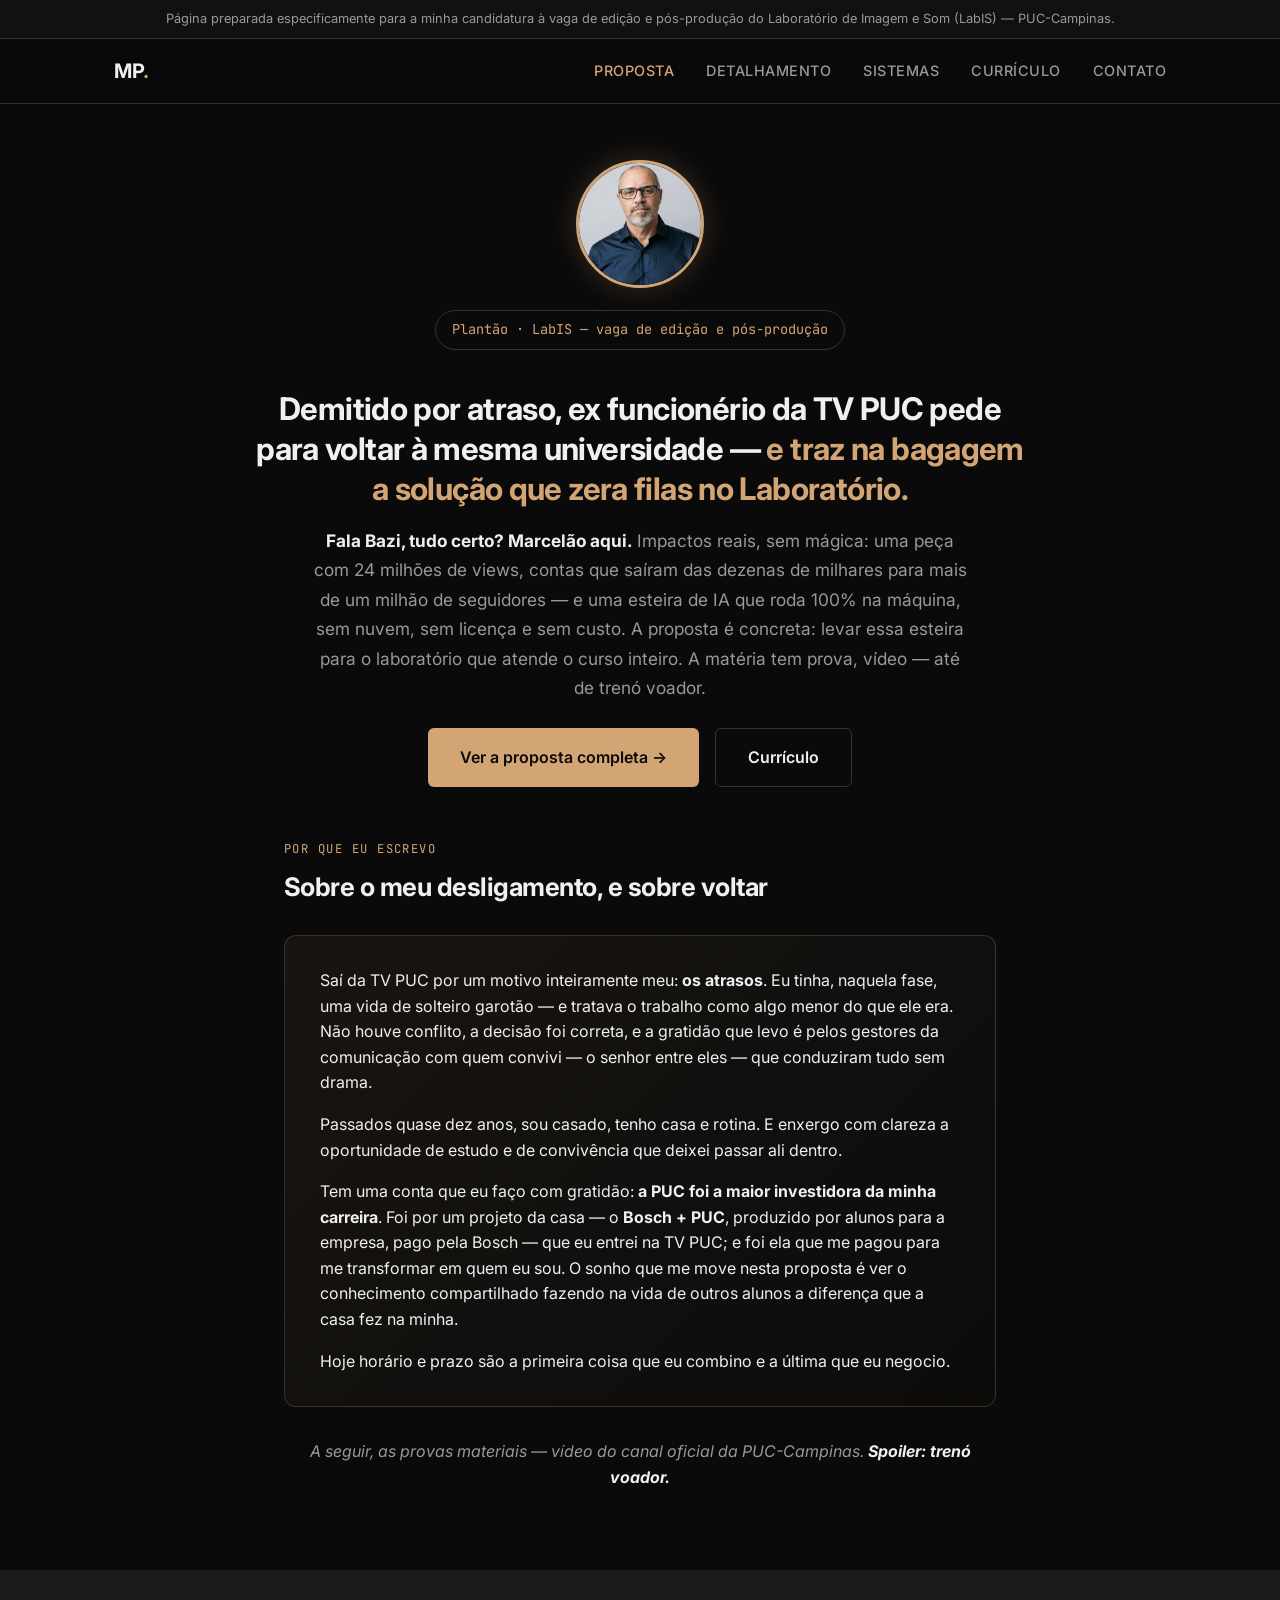
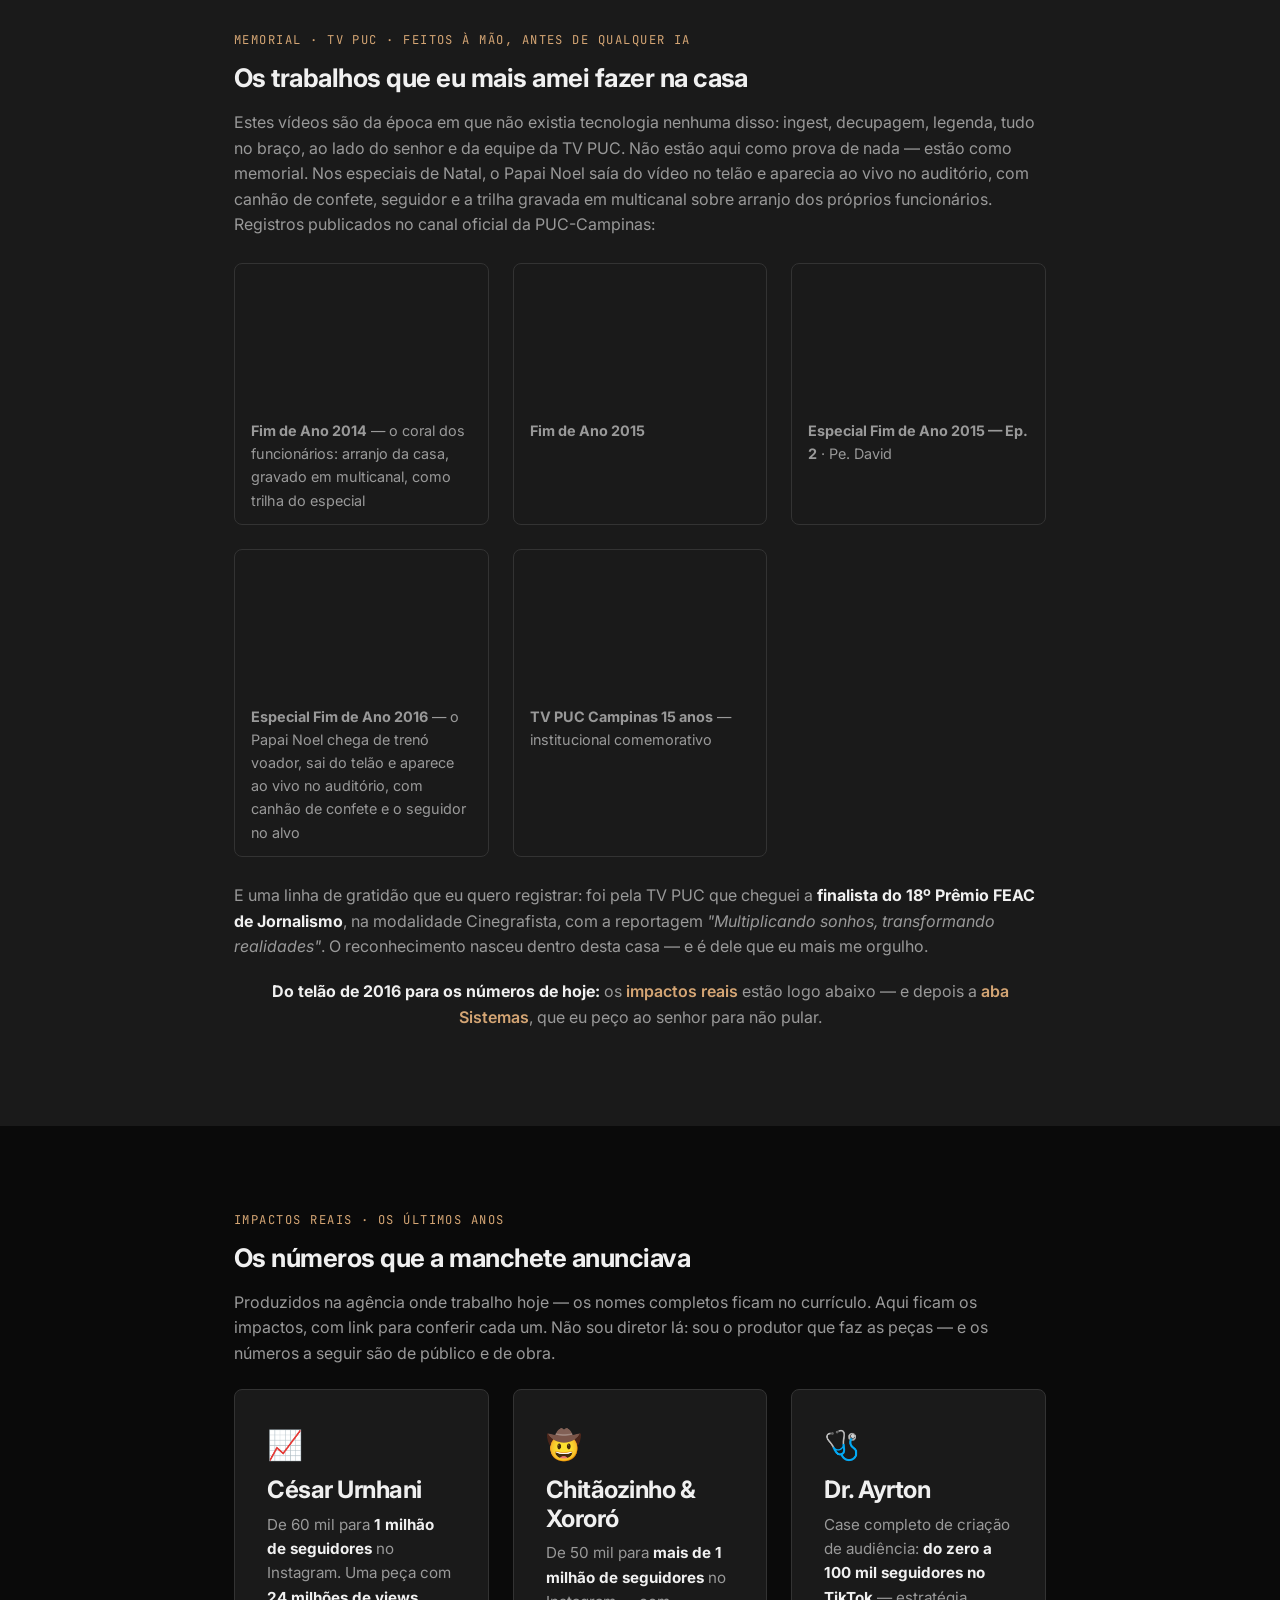
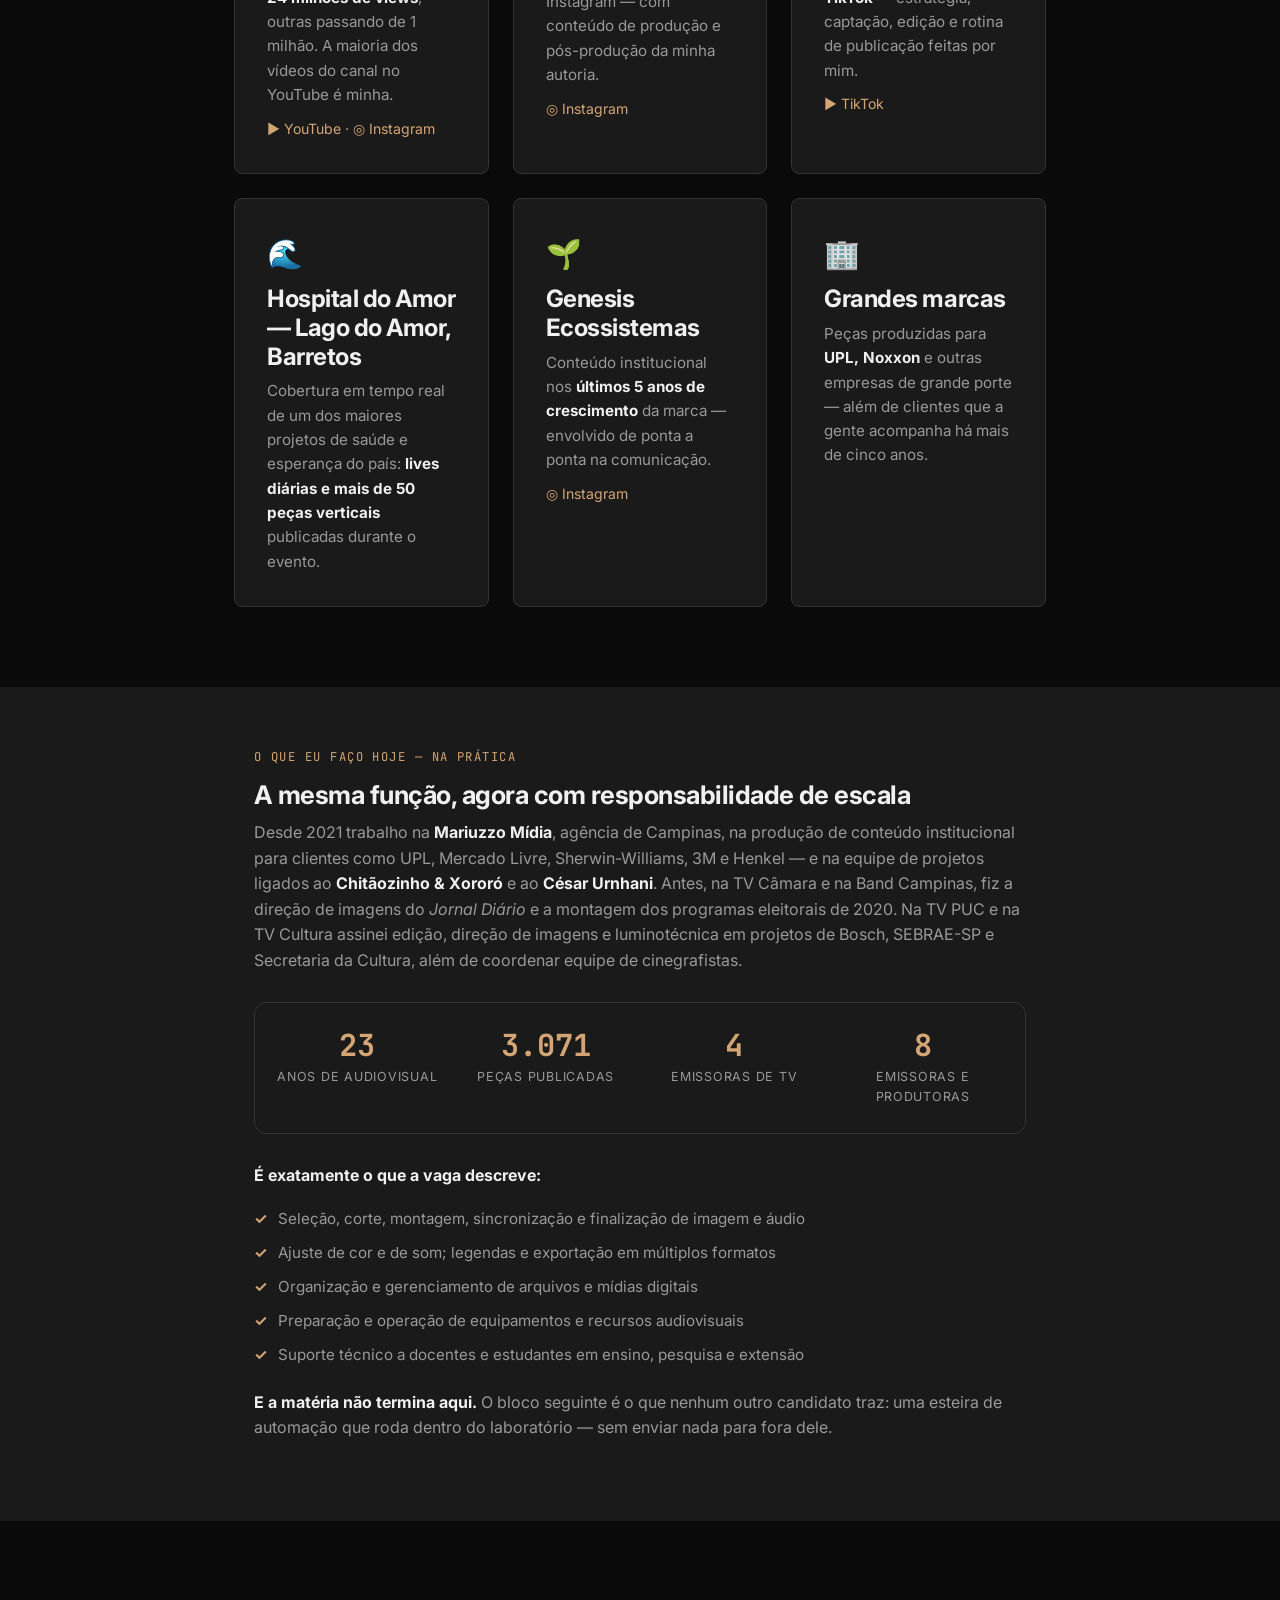
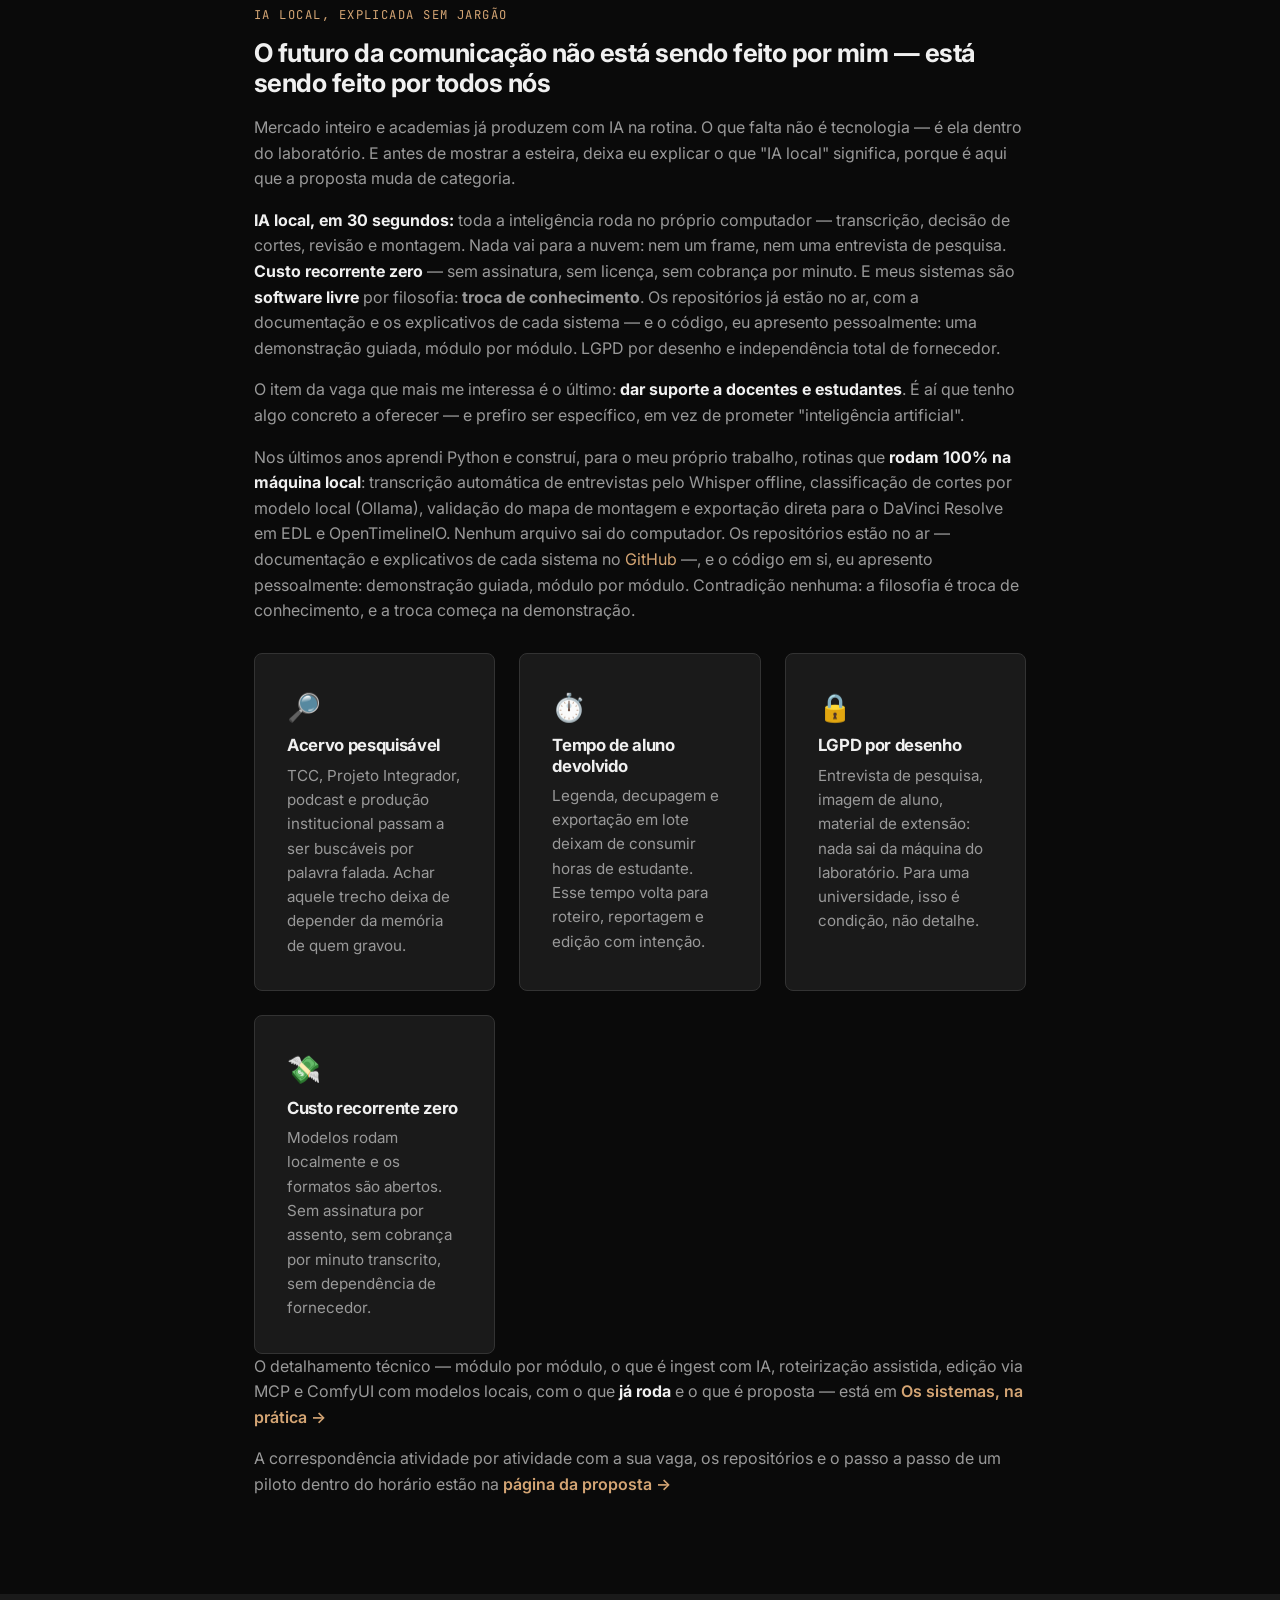
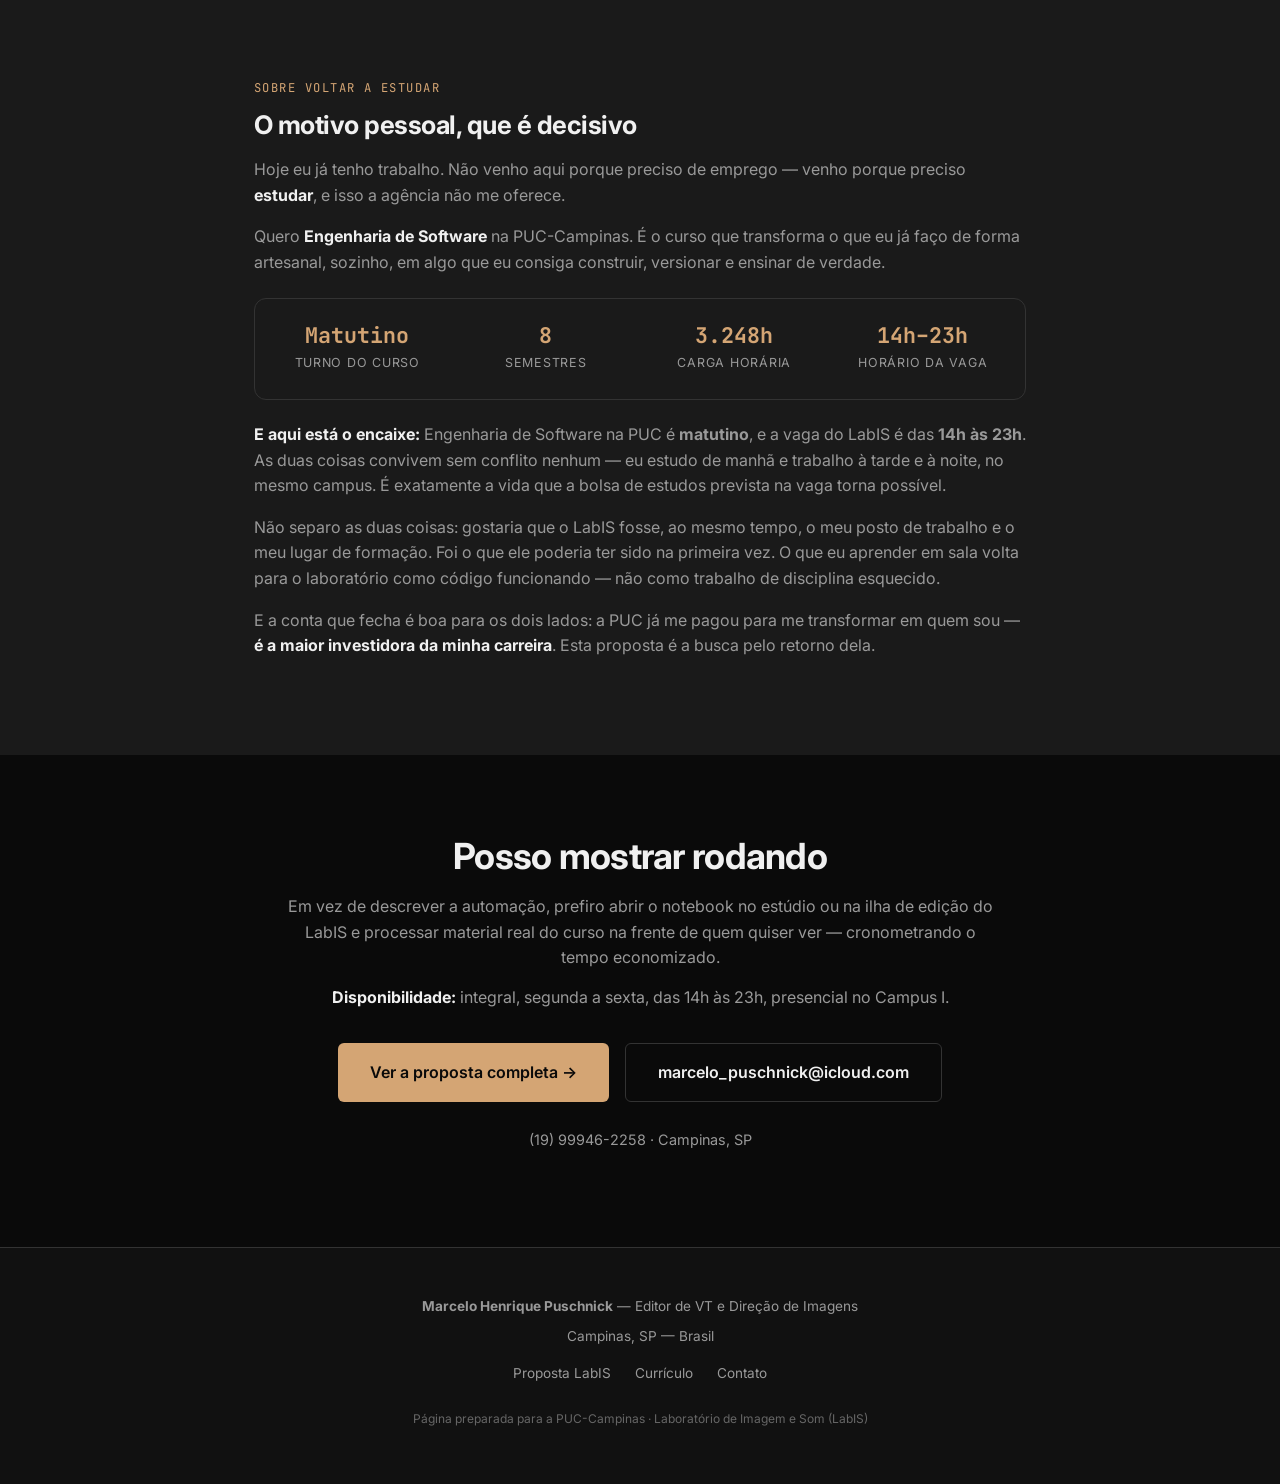
<file: index.html>
<!DOCTYPE html>
<html lang="pt-BR">
<head>
    <meta charset="UTF-8">
    <meta name="viewport" content="width=device-width, initial-scale=1.0">
    <title>Proposta ao LabIS — PUC-Campinas | Marcelo Puschnick</title>
    <meta name="description" content="Candidatura de Marcelo Puschnick à vaga de edição e pós-produção do Laboratório de Imagem e Som (LabIS) da PUC-Campinas: 23 anos de audiovisual e automação por IA local.">
    <link rel="preconnect" href="https://fonts.googleapis.com">
    <link rel="preconnect" href="https://fonts.gstatic.com" crossorigin>
    <link href="https://fonts.googleapis.com/css2?family=Inter:wght@400;500;600;700&family=JetBrains+Mono:wght@400;500&display=swap" rel="stylesheet">
    <link rel="stylesheet" href="css/style.css">
    <style>
        /* faixa de orientacao para quem nao vem da PUC */
        .visitor-note {
            background: var(--bg-alt);
            border-bottom: 1px solid var(--border);
            padding: .55rem 0;
            font-size: .8rem;
            text-align: center;
            color: var(--text-muted);
            position: relative;
            z-index: 1001;
        }
        .visitor-note a { font-weight: 500; }

        .open-letter {
            background: linear-gradient(135deg, rgba(212,165,116,0.07) 0%, rgba(212,165,116,0.015) 100%);
            border: 1px solid rgba(212,165,116,0.22);
            border-radius: 12px;
            padding: 2rem 2.2rem;
            margin: 2rem 0;
        }
        .open-letter p { color: var(--text); }
        .open-letter p:last-child { margin-bottom: 0; }

        .stat-row {
            display: grid;
            grid-template-columns: repeat(auto-fit, minmax(130px, 1fr));
            gap: 1.4rem;
            text-align: center;
            background: var(--surface);
            border: 1px solid var(--border);
            border-radius: 12px;
            padding: 1.6rem 1.2rem;
            margin: 1.8rem 0;
        }
        .stat-row .n { font-size: 1.9rem; font-weight: 700; color: var(--accent); font-family: var(--font-mono); line-height: 1.1; }
        .stat-row .l { font-size: .78rem; color: var(--text-muted); text-transform: uppercase; letter-spacing: .06em; margin-top: .3rem; }

        .done-list { list-style: none; margin: 1.2rem 0 0; }
        .done-list li { position: relative; padding-left: 1.5rem; margin-bottom: .6rem; color: var(--text-muted); font-size: .95rem; }
        .done-list li::before { content: '✓'; position: absolute; left: 0; color: var(--accent); font-weight: 700; }

        .kicker { font-family: var(--font-mono); font-size: .76rem; letter-spacing: .12em; text-transform: uppercase; color: var(--accent); }
    </style>
</head>
<body>

<div class="visitor-note">
    Página preparada especificamente para a minha candidatura à vaga de edição e pós-produção
    do Laboratório de Imagem e Som (LabIS) — PUC-Campinas.
</div>

<nav class="navbar" style="position: sticky; top: 0;">
    <div class="container">
        <a href="index.html" class="logo">MP<span>.</span></a>
        <button class="nav-toggle" onclick="document.querySelector('.nav-links').classList.toggle('nav-open')" aria-label="Menu">
            <span></span><span></span><span></span>
        </button>
        <ul class="nav-links">
            <li><a href="index.html" class="active">Proposta</a></li>
            <li><a href="proposta.html">Detalhamento</a></li>
            <li><a href="sistemas.html">Sistemas</a></li>
            <li><a href="curriculo.html">Currículo</a></li>
            <li><a href="contato.html">Contato</a></li>
        </ul>
    </div>
</nav>

<!-- ==================== RECEPÇÃO ==================== -->
<section class="section" style="padding-top: 3.5rem; padding-bottom: 1rem;">
    <div class="container" style="max-width: 820px; text-align: center;">
        <img src="assets/profile_photo.jpg" alt="Marcelo Puschnick"
             style="width: 128px; height: 128px; border-radius: 50%; object-fit: cover; border: 3px solid var(--accent); box-shadow: 0 0 30px rgba(212,165,116,.22); margin: 0 auto 1.4rem; display: block;">

        <span class="hero-badge">Plantão · LabIS — vaga de edição e pós-produção</span>

        <h1 style="font-size: 1.95rem; line-height: 1.28; margin: 1rem 0 1rem;">
            Demitido por atraso, ex funcionério da TV PUC pede para voltar à mesma universidade —
            <span style="color: var(--accent);">e traz na bagagem a solução que zera filas no Laboratório.</span>
        </h1>

        <p style="font-size: 1.08rem; line-height: 1.7; max-width: 660px; margin: 0 auto 1.6rem;">
            <strong style="color: var(--text);">Fala Bazi, tudo certo? Marcelão aqui.</strong> Impactos reais, sem
            mágica: uma peça com 24 milhões de views, contas que saíram das dezenas de milhares para mais de um
            milhão de seguidores — e uma esteira de IA que roda 100% na máquina, sem nuvem, sem licença e sem custo.
            A proposta é concreta: levar essa esteira para o laboratório que atende o curso inteiro. A matéria tem
            prova, vídeo — até de trenó voador.
        </p>

        <div class="hero-cta" style="display:flex; gap:1rem; justify-content:center; flex-wrap:wrap;">
            <a href="proposta.html" class="btn btn-primary">Ver a proposta completa →</a>
            <a href="curriculo.html" class="btn btn-secondary">Currículo</a>
        </div>
    </div>
</section>

<!-- ==================== CARTA ABERTA ==================== -->
<section class="section" style="padding-top: 2rem;">
    <div class="container" style="max-width: 760px;">
        <span class="kicker">Por que eu escrevo</span>
        <h2 style="font-size: 1.6rem; margin: .7rem 0 1rem;">Sobre o meu desligamento, e sobre voltar</h2>

        <div class="open-letter">
            <p>
                Saí da TV PUC por um motivo inteiramente meu: <strong>os atrasos</strong>. Eu tinha, naquela fase,
                uma vida de solteiro garotão — e tratava o trabalho como algo menor do que ele era. Não houve
                conflito, a decisão foi correta, e a gratidão que levo é pelos gestores da comunicação com quem
                convivi — o senhor entre eles — que conduziram tudo sem drama.
            </p>
            <p>
                Passados quase dez anos, sou casado, tenho casa e rotina. E enxergo com clareza a oportunidade de
                estudo e de convivência que deixei passar ali dentro.
            </p>
            <p>
                Tem uma conta que eu faço com gratidão: <strong>a PUC foi a maior investidora da minha
                carreira</strong>. Foi por um projeto da casa — o <strong>Bosch + PUC</strong>, produzido por alunos
                para a empresa, pago pela Bosch — que eu entrei na TV PUC; e foi ela que me pagou para me
                transformar em quem eu sou. O sonho que me move nesta proposta é ver o conhecimento compartilhado
                fazendo na vida de outros alunos a diferença que a casa fez na minha.
            </p>
            <p style="margin-bottom: 0;">
                Hoje horário e prazo são a primeira coisa que eu combino e a última que eu negocio.
            </p>
        </div>
        <p style="text-align: center; margin: 1.4rem 0 0; font-style: italic; color: var(--text-muted);">
            A seguir, as provas materiais — vídeo do canal oficial da PUC-Campinas.
            <strong style="color: var(--text);">Spoiler: trenó voador.</strong>
        </p>
    </div>
</section>

<!-- ==================== MEMORIAL · TV PUC ==================== -->
<section class="section" style="background: var(--surface); padding-top: 3.5rem;">
    <div class="container" style="max-width: 860px;">
        <span class="kicker">Memorial · TV PUC · feitos à mão, antes de qualquer IA</span>
        <h2 style="font-size: 1.6rem; margin: .7rem 0 1rem;">Os trabalhos que eu mais amei fazer na casa</h2>
        <p>
            Estes vídeos são da época em que não existia tecnologia nenhuma disso: ingest, decupagem, legenda,
            tudo no braço, ao lado do senhor e da equipe da TV PUC. Não estão aqui como prova de nada — estão como
            memorial. Nos especiais de Natal, o Papai Noel saía do vídeo no telão e aparecia ao vivo no auditório,
            com canhão de confete, seguidor e a trilha gravada em multicanal sobre arranjo dos próprios
            funcionários. Registros publicados no canal oficial da PUC-Campinas:
        </p>

        <div class="card-grid" style="grid-template-columns: repeat(auto-fit, minmax(250px, 1fr)); margin-top: 1.6rem;">
            <div class="card" style="padding: 0; overflow: hidden;">
                <div style="position: relative; padding-top: 56.25%;">
                    <iframe src="https://www.youtube-nocookie.com/embed/_5WwUKzGHgo" title="Fim de Ano PUC-Campinas 2014 — coral dos funcionários" loading="lazy" allowfullscreen style="position: absolute; inset: 0; width: 100%; height: 100%; border: 0;"></iframe>
                </div>
                <p style="padding: .8rem 1rem; margin: 0; font-size: .9rem;"><strong>Fim de Ano 2014</strong> — o coral dos funcionários: arranjo da casa, gravado em multicanal, como trilha do especial</p>
            </div>
            <div class="card" style="padding: 0; overflow: hidden;">
                <div style="position: relative; padding-top: 56.25%;">
                    <iframe src="https://www.youtube-nocookie.com/embed/fh61s7AyhmU" title="Fim de Ano 2015" loading="lazy" allowfullscreen style="position: absolute; inset: 0; width: 100%; height: 100%; border: 0;"></iframe>
                </div>
                <p style="padding: .8rem 1rem; margin: 0; font-size: .9rem;"><strong>Fim de Ano 2015</strong></p>
            </div>
            <div class="card" style="padding: 0; overflow: hidden;">
                <div style="position: relative; padding-top: 56.25%;">
                    <iframe src="https://www.youtube-nocookie.com/embed/77MQBBjk3bM" title="Especial Fim de Ano 2015 — Ep. 2" loading="lazy" allowfullscreen style="position: absolute; inset: 0; width: 100%; height: 100%; border: 0;"></iframe>
                </div>
                <p style="padding: .8rem 1rem; margin: 0; font-size: .9rem;"><strong>Especial Fim de Ano 2015 — Ep. 2</strong> · Pe. David</p>
            </div>
            <div class="card" style="padding: 0; overflow: hidden;">
                <div style="position: relative; padding-top: 56.25%;">
                    <iframe src="https://www.youtube-nocookie.com/embed/gTW8T-Bgkac" title="Especial Fim de Ano PUC-Campinas 2016" loading="lazy" allowfullscreen style="position: absolute; inset: 0; width: 100%; height: 100%; border: 0;"></iframe>
                </div>
                <p style="padding: .8rem 1rem; margin: 0; font-size: .9rem;"><strong>Especial Fim de Ano 2016</strong> — o Papai Noel chega de trenó voador, sai do telão e aparece ao vivo no auditório, com canhão de confete e o seguidor no alvo</p>
            </div>
            <div class="card" style="padding: 0; overflow: hidden;">
                <div style="position: relative; padding-top: 56.25%;">
                    <iframe src="https://www.youtube-nocookie.com/embed/PAQI4c5A-NM" title="TV PUC Campinas 15 anos" loading="lazy" allowfullscreen style="position: absolute; inset: 0; width: 100%; height: 100%; border: 0;"></iframe>
                </div>
                <p style="padding: .8rem 1rem; margin: 0; font-size: .9rem;"><strong>TV PUC Campinas 15 anos</strong> — institucional comemorativo</p>
            </div>
        </div>

        <p style="margin-top: 1.6rem;">
            E uma linha de gratidão que eu quero registrar: foi pela TV PUC que cheguei a
            <strong style="color: var(--text);">finalista do 18º Prêmio FEAC de Jornalismo</strong>, na modalidade
            Cinegrafista, com a reportagem <em>"Multiplicando sonhos, transformando realidades"</em>. O
            reconhecimento nasceu dentro desta casa — e é dele que eu mais me orgulho.
        </p>
        <p style="text-align: center; margin-top: 1.2rem;">
            <strong style="color: var(--text);">Do telão de 2016 para os números de hoje:</strong> os
            <a href="#impactos" style="font-weight: 600;">impactos reais</a> estão logo abaixo — e depois a
            <a href="sistemas.html" style="font-weight: 600;">aba Sistemas</a>, que eu peço ao senhor para não pular.
        </p>
    </div>
</section>

<!-- ==================== IMPACTOS REAIS ==================== -->
<section id="impactos" class="section">
    <div class="container" style="max-width: 860px;">
        <span class="kicker">Impactos reais · os últimos anos</span>
        <h2 style="font-size: 1.6rem; margin: .7rem 0 1rem;">Os números que a manchete anunciava</h2>
        <p>
            Produzidos na agência onde trabalho hoje — os nomes completos ficam no currículo. Aqui ficam os
            impactos, com link para conferir cada um. Não sou diretor lá: sou o produtor que faz as peças — e os
            números a seguir são de público e de obra.
        </p>

        <div class="card-grid" style="grid-template-columns: repeat(auto-fit, minmax(250px, 1fr)); margin-top: 1.4rem;">
            <div class="card">
                <div style="font-size: 1.8rem; margin-bottom: .5rem;">📈</div>
                <h3>César Urnhani</h3>
                <p>De 60 mil para <strong style="color: var(--text);">1 milhão de seguidores</strong> no Instagram.
                   Uma peça com <strong style="color: var(--text);">24 milhões de views</strong>, outras passando de
                   1 milhão. A maioria dos vídeos do canal no YouTube é minha.</p>
                <p style="margin-top: .6rem;"><a href="https://www.youtube.com/@cesarurnhani" style="font-size: .88rem;">▶ YouTube</a> · <a href="https://www.instagram.com/cesarurnhani/" style="font-size: .88rem;">◎ Instagram</a></p>
            </div>
            <div class="card">
                <div style="font-size: 1.8rem; margin-bottom: .5rem;">🤠</div>
                <h3>Chitãozinho &amp; Xororó</h3>
                <p>De 50 mil para <strong style="color: var(--text);">mais de 1 milhão de seguidores</strong> no
                   Instagram — com conteúdo de produção e pós-produção da minha autoria.</p>
                <p style="margin-top: .6rem;"><a href="https://www.instagram.com/chitaozinhooficial/" style="font-size: .88rem;">◎ Instagram</a></p>
            </div>
            <div class="card">
                <div style="font-size: 1.8rem; margin-bottom: .5rem;">🩺</div>
                <h3>Dr. Ayrton</h3>
                <p>Case completo de criação de audiência: <strong style="color: var(--text);">do zero a 100 mil
                   seguidores no TikTok</strong> — estratégia, captação, edição e rotina de publicação feitas por mim.</p>
                <p style="margin-top: .6rem;"><a href="https://www.tiktok.com/@dr.ayrtondaniel" style="font-size: .88rem;">▶ TikTok</a></p>
            </div>
            <div class="card">
                <div style="font-size: 1.8rem; margin-bottom: .5rem;">🌊</div>
                <h3>Hospital do Amor — Lago do Amor, Barretos</h3>
                <p>Cobertura em tempo real de um dos maiores projetos de saúde e esperança do país:
                   <strong style="color: var(--text);">lives diárias e mais de 50 peças verticais</strong> publicadas durante o evento.</p>
            </div>
            <div class="card">
                <div style="font-size: 1.8rem; margin-bottom: .5rem;">🌱</div>
                <h3>Genesis Ecossistemas</h3>
                <p>Conteúdo institucional nos <strong style="color: var(--text);">últimos 5 anos de crescimento</strong> da marca — envolvido de ponta a ponta na comunicação.</p>
                <p style="margin-top: .6rem;"><a href="https://www.instagram.com/genesisecossistemas/" style="font-size: .88rem;">◎ Instagram</a></p>
            </div>
            <div class="card">
                <div style="font-size: 1.8rem; margin-bottom: .5rem;">🏢</div>
                <h3>Grandes marcas</h3>
                <p>Peças produzidas para <strong style="color: var(--text);">UPL, Noxxon</strong> e outras empresas
                   de grande porte — além de clientes que a gente acompanha há mais de cinco anos.</p>
            </div>
        </div>
    </div>
</section>

<!-- ==================== O QUE FAÇO HOJE ==================== -->
<section id="hoje" class="section" style="background: var(--surface); padding-top: 3.5rem;">
    <div class="container" style="max-width: 820px;">
        <span class="kicker">O que eu faço hoje — na prática</span>
        <h2 style="font-size: 1.6rem; margin: .7rem 0 .6rem;">A mesma função, agora com responsabilidade de escala</h2>

        <p>
            Desde 2021 trabalho na <strong style="color: var(--text);">Mariuzzo Mídia</strong>, agência de
            Campinas, na produção de conteúdo institucional para clientes como UPL, Mercado Livre,
            Sherwin-Williams, 3M e Henkel — e na equipe de projetos ligados ao
            <strong style="color: var(--text);">Chitãozinho &amp; Xororó</strong> e ao
            <strong style="color: var(--text);">César Urnhani</strong>. Antes, na TV Câmara e na Band Campinas,
            fiz a direção de imagens do <em>Jornal Diário</em> e a montagem dos programas eleitorais de 2020.
            Na TV PUC e na TV Cultura assinei edição, direção de imagens e luminotécnica em projetos de Bosch,
            SEBRAE-SP e Secretaria da Cultura, além de coordenar equipe de cinegrafistas.
        </p>

        <div class="stat-row">
            <div>
                <div class="n">23</div>
                <div class="l">anos de audiovisual</div>
            </div>
            <div>
                <div class="n">3.071</div>
                <div class="l">peças publicadas</div>
            </div>
            <div>
                <div class="n">4</div>
                <div class="l">emissoras de TV</div>
            </div>
            <div>
                <div class="n">8</div>
                <div class="l">emissoras e produtoras</div>
            </div>
        </div>

        <p style="margin-bottom: .4rem;"><strong style="color: var(--text);">É exatamente o que a vaga descreve:</strong></p>
        <ul class="done-list">
            <li>Seleção, corte, montagem, sincronização e finalização de imagem e áudio</li>
            <li>Ajuste de cor e de som; legendas e exportação em múltiplos formatos</li>
            <li>Organização e gerenciamento de arquivos e mídias digitais</li>
            <li>Preparação e operação de equipamentos e recursos audiovisuais</li>
            <li>Suporte técnico a docentes e estudantes em ensino, pesquisa e extensão</li>
        </ul>

        <p style="margin: 1.4rem 0 0;">
            <strong style="color: var(--text);">E a matéria não termina aqui.</strong> O bloco seguinte é o que
            nenhum outro candidato traz: uma esteira de automação que roda dentro do laboratório — sem enviar
            nada para fora dele.
        </p>
    </div>
</section>

<!-- ==================== O DIFERENCIAL ==================== -->
<section class="section">
    <div class="container" style="max-width: 820px;">
        <span class="kicker">IA local, explicada sem jargão</span>
        <h2 style="font-size: 1.6rem; margin: .7rem 0 1rem;">O futuro da comunicação não está sendo feito por mim — está sendo feito por todos nós</h2>

        <p>
            Mercado inteiro e academias já produzem com IA na rotina. O que falta não é tecnologia — é ela dentro
            do laboratório. E antes de mostrar a esteira, deixa eu explicar o que "IA local" significa, porque é
            aqui que a proposta muda de categoria.
        </p>
        <p>
            <strong style="color: var(--text);">IA local, em 30 segundos:</strong> toda a inteligência roda no
            próprio computador — transcrição, decisão de cortes, revisão e montagem. Nada vai para a nuvem: nem um
            frame, nem uma entrevista de pesquisa.
            <strong style="color: var(--text);">Custo recorrente zero</strong> — sem assinatura, sem licença, sem
            cobrança por minuto. E meus sistemas são <strong style="color: var(--text);">software livre</strong> por
            filosofia: <strong>troca de conhecimento</strong>. Os repositórios já estão no ar, com a documentação e
            os explicativos de cada sistema — e o código, eu apresento pessoalmente: uma demonstração guiada,
            módulo por módulo. LGPD por desenho e independência total de fornecedor.
        </p>
        <p>
            O item da vaga que mais me interessa é o último: <strong style="color: var(--text);">dar suporte a
            docentes e estudantes</strong>. É aí que tenho algo concreto a oferecer — e prefiro ser específico, em
            vez de prometer "inteligência artificial".
        </p>
        <p>
            Nos últimos anos aprendi Python e construí, para o meu próprio trabalho, rotinas que
            <strong style="color: var(--text);">rodam 100% na máquina local</strong>: transcrição automática de
            entrevistas pelo Whisper offline, classificação de cortes por modelo local (Ollama), validação do
            mapa de montagem e exportação direta para o DaVinci Resolve em EDL e OpenTimelineIO. Nenhum arquivo
            sai do computador. Os repositórios estão no ar — documentação e explicativos de cada sistema no
            <a href="https://github.com/marcelopuschnick">GitHub</a> —, e o código em si, eu apresento pessoalmente:
            demonstração guiada, módulo por módulo. Contradição nenhuma: a filosofia é troca de conhecimento, e a
            troca começa na demonstração.
        </p>

        <div class="card-grid" style="grid-template-columns: repeat(auto-fit, minmax(240px, 1fr)); margin-top: 1.8rem;">
            <div class="card">
                <div style="font-size: 1.7rem; margin-bottom: .4rem;">🔎</div>
                <h3 style="font-size: 1.05rem;">Acervo pesquisável</h3>
                <p>TCC, Projeto Integrador, podcast e produção institucional passam a ser buscáveis por palavra
                   falada. Achar aquele trecho deixa de depender da memória de quem gravou.</p>
            </div>
            <div class="card">
                <div style="font-size: 1.7rem; margin-bottom: .4rem;">⏱️</div>
                <h3 style="font-size: 1.05rem;">Tempo de aluno devolvido</h3>
                <p>Legenda, decupagem e exportação em lote deixam de consumir horas de estudante. Esse tempo volta
                   para roteiro, reportagem e edição com intenção.</p>
            </div>
            <div class="card">
                <div style="font-size: 1.7rem; margin-bottom: .4rem;">🔒</div>
                <h3 style="font-size: 1.05rem;">LGPD por desenho</h3>
                <p>Entrevista de pesquisa, imagem de aluno, material de extensão: nada sai da máquina do
                   laboratório. Para uma universidade, isso é condição, não detalhe.</p>
            </div>
            <div class="card">
                <div style="font-size: 1.7rem; margin-bottom: .4rem;">💸</div>
                <h3 style="font-size: 1.05rem;">Custo recorrente zero</h3>
                <p>Modelos rodam localmente e os formatos são abertos. Sem assinatura por assento, sem cobrança
                   por minuto transcrito, sem dependência de fornecedor.</p>
            </div>
        </div>

        <p>
            O detalhamento técnico — módulo por módulo, o que é ingest com IA, roteirização assistida, edição
            via MCP e ComfyUI com modelos locais, com o que <strong style="color: var(--text);">já roda</strong>
            e o que é proposta — está em
            <a href="sistemas.html" style="font-weight: 600;">Os sistemas, na prática →</a>
        </p>
        <p>
            A correspondência atividade por atividade com a sua vaga, os repositórios e o passo a passo de um
            piloto dentro do horário estão na
            <a href="proposta.html" style="font-weight: 600;">página da proposta →</a>
        </p>
    </div>
</section>

<!-- ==================== ESTUDAR ==================== -->
<section class="section" style="background: var(--surface);">
    <div class="container" style="max-width: 820px;">
        <span class="kicker">Sobre voltar a estudar</span>
        <h2 style="font-size: 1.6rem; margin: .7rem 0 1rem;">O motivo pessoal, que é decisivo</h2>

        <p>
            Hoje eu já tenho trabalho. Não venho aqui porque preciso de emprego — venho porque preciso
            <strong style="color: var(--text);">estudar</strong>, e isso a agência não me oferece.
        </p>
        <p>
            Quero <strong style="color: var(--text);">Engenharia de Software</strong> na PUC-Campinas. É o curso
            que transforma o que eu já faço de forma artesanal, sozinho, em algo que eu consiga construir,
            versionar e ensinar de verdade.
        </p>

        <div class="stat-row" style="margin: 1.4rem 0;">
            <div>
                <div class="n" style="font-size: 1.35rem;">Matutino</div>
                <div class="l">turno do curso</div>
            </div>
            <div>
                <div class="n" style="font-size: 1.35rem;">8</div>
                <div class="l">semestres</div>
            </div>
            <div>
                <div class="n" style="font-size: 1.35rem;">3.248h</div>
                <div class="l">carga horária</div>
            </div>
            <div>
                <div class="n" style="font-size: 1.35rem;">14h–23h</div>
                <div class="l">horário da vaga</div>
            </div>
        </div>

        <p>
            <strong style="color: var(--text);">E aqui está o encaixe:</strong> Engenharia de Software na PUC é
            <strong>matutino</strong>, e a vaga do LabIS é das <strong>14h às 23h</strong>. As duas coisas
            convivem sem conflito nenhum — eu estudo de manhã e trabalho à tarde e à noite, no mesmo campus.
            É exatamente a vida que a bolsa de estudos prevista na vaga torna possível.
        </p>
        <p>
            Não separo as duas coisas: gostaria que o LabIS fosse, ao mesmo tempo, o meu posto de trabalho e o
            meu lugar de formação. Foi o que ele poderia ter sido na primeira vez. O que eu aprender em sala
            volta para o laboratório como código funcionando — não como trabalho de disciplina esquecido.
        </p>
        <p>
            E a conta que fecha é boa para os dois lados: a PUC já me pagou para me transformar em quem sou —
            <strong style="color: var(--text);">é a maior investidora da minha carreira</strong>. Esta proposta é a
            busca pelo retorno dela.
        </p>
    </div>
</section>

<!-- ==================== FECHAMENTO ==================== -->
<section class="section">
    <div class="container" style="max-width: 760px; text-align: center;">
        <h2 style="margin-bottom: 1rem;">Posso mostrar rodando</h2>
        <p style="margin-bottom: .9rem;">
            Em vez de descrever a automação, prefiro abrir o notebook no estúdio ou na ilha de edição do LabIS e
            processar material real do curso na frente de quem quiser ver — cronometrando o tempo economizado.
        </p>
        <p style="margin-bottom: 2rem;">
            <strong style="color: var(--text);">Disponibilidade:</strong> integral, segunda a sexta, das 14h às 23h,
            presencial no Campus I.
        </p>
        <div class="hero-cta" style="display:flex; gap:1rem; justify-content:center; flex-wrap:wrap;">
            <a href="proposta.html" class="btn btn-primary">Ver a proposta completa →</a>
            <a href="mailto:marcelo_puschnick@icloud.com" class="btn btn-secondary">marcelo_puschnick@icloud.com</a>
        </div>
        <p style="margin-top: 1.6rem; font-size: .9rem; color: var(--text-muted);">
            (19) 99946-2258 · Campinas, SP
        </p>
    </div>
</section>

<footer class="footer">
    <div class="container">
        <p><strong>Marcelo Henrique Puschnick</strong> — Editor de VT e Direção de Imagens</p>
        <p>Campinas, SP — Brasil</p>
        <div class="footer-links">
            <a href="proposta.html">Proposta LabIS</a>
            <a href="curriculo.html">Currículo</a>
            <a href="contato.html">Contato</a>
        </div>
        <p style="margin-top: 1.5rem; font-size: .75rem; color: #666;">
            Página preparada para a PUC-Campinas · Laboratório de Imagem e Som (LabIS)
        </p>
    </div>
</footer>

<script>
    var observer = new IntersectionObserver(function (entries) {
        entries.forEach(function (entry) {
            if (entry.isIntersecting) entry.target.classList.add('is-visible');
        });
    }, { threshold: 0.1 });
    document.querySelectorAll('.animate-on-scroll').forEach(function (el) { observer.observe(el); });
</script>
</body>
</html>
</file>
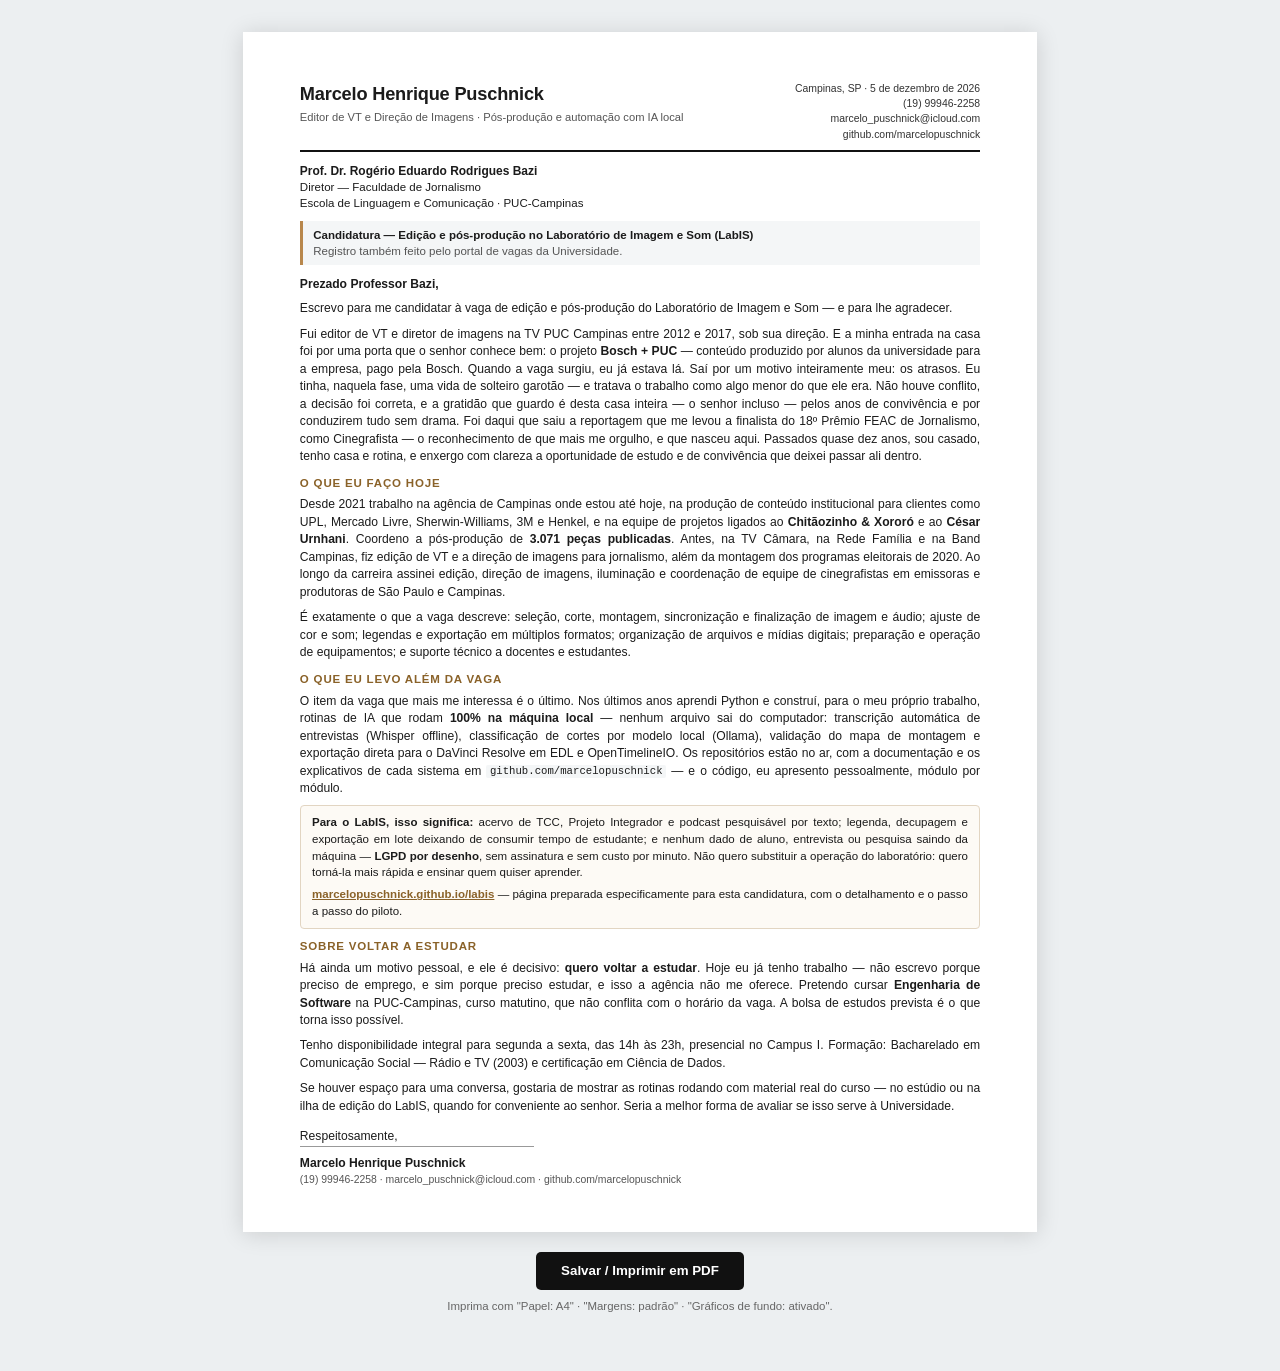
<file: carta.html>
<!DOCTYPE html>
<html lang="pt-BR">
<head>
<meta charset="UTF-8">
<meta name="viewport" content="width=device-width, initial-scale=1.0">
<title>Carta — Prof. Dr. Rogério Bazi | Candidatura LabIS · Marcelo Puschnick</title>
<style>
  /* --fs e --lh sao o unico controle de escala; o resto usa em */
  :root { --fs: 9.1pt; --lh: 1.44; }

  @page { size: A4; margin: 11mm 15mm 10mm 15mm; }

  * { margin: 0; padding: 0; box-sizing: border-box; }

  html { -webkit-print-color-adjust: exact; print-color-adjust: exact; }

  body {
    font-family: 'Inter', -apple-system, 'Segoe UI', Arial, sans-serif;
    font-size: var(--fs);
    line-height: var(--lh);
    color: #1b1b1b;
    background: #eceff1;
    padding: 2rem 1rem 3rem;
  }

  .sheet {
    width: 210mm;
    min-height: 296mm;
    margin: 0 auto;
    background: #fff;
    padding: 13mm 15mm 12mm 15mm;
    box-shadow: 0 2px 22px rgba(0,0,0,.14);
  }

  /* ---- cabeçalho ---- */
  .letterhead { display: flex; justify-content: space-between; align-items: flex-start; gap: 1.5rem; border-bottom: 2px solid #111; padding-bottom: .5rem; }
  .who h1 { font-size: 1.5em; font-weight: 700; letter-spacing: -.01em; }
  .who .role { font-size: .92em; color: #555; margin-top: .1rem; }
  .contact { text-align: right; font-size: .86em; line-height: 1.45; color: #333; white-space: nowrap; }
  .contact a { color: #333; text-decoration: none; }

  /* ---- destinatário ---- */
  .addressee { margin-top: .7rem; font-size: .95em; line-height: 1.38; }
  .addressee strong { font-size: 1.04em; }

  .subject {
    margin: .6rem 0 .7rem;
    padding: .34rem .65rem;
    background: #f4f6f7;
    border-left: 3px solid #b8874c;
    font-size: .95em;
    font-weight: 600;
  }

  .salutation { margin-bottom: .4rem; font-weight: 600; }

  p { margin-bottom: .5rem; text-align: justify; }

  h2 {
    font-size: .95em;
    font-weight: 700;
    text-transform: uppercase;
    letter-spacing: .07em;
    color: #8a6229;
    margin: .6rem 0 .3rem;
  }

  .code { font-family: 'JetBrains Mono', Consolas, monospace; font-size: .88em; background: #f4f6f7; padding: .01rem .22rem; border-radius: 2px; }

  .callout {
    border: 1px solid #e2d5c2;
    background: #fdfaf5;
    border-radius: 4px;
    padding: .5rem .7rem;
    margin: .5rem 0;
    font-size: .95em;
  }
  .callout p { margin-bottom: .35rem; }
  .callout p:last-child { margin-bottom: 0; }

  .sign { margin-top: .8rem; }
  .sign .name { font-weight: 700; margin-top: .5rem; }
  .sign .line { border-top: 1px solid #999; width: 62mm; margin-bottom: .18rem; }
  .sign .meta { font-size: .86em; color: #555; }

  .no-print { max-width: 210mm; margin: 1.2rem auto 0; text-align: center; }
  .no-print button {
    font: inherit; font-size: 10pt; font-weight: 600;
    padding: .6rem 1.6rem; background: #111; color: #fff;
    border: 0; border-radius: 5px; cursor: pointer;
  }
  .no-print p { text-align: center; font-size: 8.6pt; color: #666; margin-top: .5rem; }

  @media print {
    body { background: #fff; padding: 0; }
    .sheet { width: auto; min-height: 0; margin: 0; padding: 0; box-shadow: none; }
    .no-print { display: none; }
    a { color: #1b1b1b; }
  }
  /* apenas tela: em impressao a largura ute de A4 (680px) casaria com max-width:800px
     e reempilharia o cabecalho, empurrando a carta para uma segunda pagina */
  @media screen and (max-width: 800px) {
    .sheet { width: 100%; min-height: 0; padding: 1.2rem; }
    .letterhead { flex-direction: column; gap: .4rem; }
    .contact { text-align: left; white-space: normal; }
  }
</style>
</head>
<body>

<div class="sheet">

  <div class="letterhead">
    <div class="who">
      <h1>Marcelo Henrique Puschnick</h1>
      <div class="role">Editor de VT e Direção de Imagens · Pós-produção e automação com IA local</div>
    </div>
    <div class="contact">
      Campinas, SP · <span id="today"></span><br>
      (19) 99946-2258<br>
      marcelo_puschnick@icloud.com<br>
      github.com/marcelopuschnick
    </div>
  </div>

  <div class="addressee">
    <strong>Prof. Dr. Rogério Eduardo Rodrigues Bazi</strong><br>
    Diretor — Faculdade de Jornalismo<br>
    Escola de Linguagem e Comunicação · PUC-Campinas
  </div>

  <div class="subject">
    Candidatura — Edição e pós-produção no Laboratório de Imagem e Som (LabIS)<br>
    <span style="font-weight:400;color:#555;">Registro também feito pelo portal de vagas da Universidade.</span>
  </div>

  <p class="salutation">Prezado Professor Bazi,</p>

  <p>Escrevo para me candidatar à vaga de edição e pós-produção do Laboratório de Imagem e Som — e para lhe agradecer.</p>

  <p>Fui editor de VT e diretor de imagens na TV PUC Campinas entre 2012 e 2017, sob sua direção. E a minha entrada na casa foi por uma porta que o senhor conhece bem: o projeto <strong>Bosch + PUC</strong> — conteúdo produzido por alunos da universidade para a empresa, pago pela Bosch. Quando a vaga surgiu, eu já estava lá. Saí por um motivo inteiramente meu: os atrasos. Eu tinha, naquela fase, uma vida de solteiro garotão — e tratava o trabalho como algo menor do que ele era. Não houve conflito, a decisão foi correta, e a gratidão que guardo é desta casa inteira — o senhor incluso — pelos anos de convivência e por conduzirem tudo sem drama. Foi daqui que saiu a reportagem que me levou a finalista do 18º Prêmio FEAC de Jornalismo, como Cinegrafista — o reconhecimento de que mais me orgulho, e que nasceu aqui. Passados quase dez anos, sou casado, tenho casa e rotina, e enxergo com clareza a oportunidade de estudo e de convivência que deixei passar ali dentro.</p>

  <h2>O que eu faço hoje</h2>

  <p>Desde 2021 trabalho na agência de Campinas onde estou até hoje, na produção de conteúdo institucional para clientes como UPL, Mercado Livre, Sherwin-Williams, 3M e Henkel, e na equipe de projetos ligados ao <strong>Chitãozinho &amp; Xororó</strong> e ao <strong>César Urnhani</strong>. Coordeno a pós-produção de <strong>3.071 peças publicadas</strong>. Antes, na TV Câmara, na Rede Família e na Band Campinas, fiz edição de VT e a direção de imagens para jornalismo, além da montagem dos programas eleitorais de 2020. Ao longo da carreira assinei edição, direção de imagens, iluminação e coordenação de equipe de cinegrafistas em emissoras e produtoras de São Paulo e Campinas.</p>

  <p>É exatamente o que a vaga descreve: seleção, corte, montagem, sincronização e finalização de imagem e áudio; ajuste de cor e som; legendas e exportação em múltiplos formatos; organização de arquivos e mídias digitais; preparação e operação de equipamentos; e suporte técnico a docentes e estudantes.</p>

  <h2>O que eu levo além da vaga</h2>

  <p>O item da vaga que mais me interessa é o último. Nos últimos anos aprendi Python e construí, para o meu próprio trabalho, rotinas de IA que rodam <strong>100% na máquina local</strong> — nenhum arquivo sai do computador: transcrição automática de entrevistas (Whisper offline), classificação de cortes por modelo local (Ollama), validação do mapa de montagem e exportação direta para o DaVinci Resolve em EDL e OpenTimelineIO. Os repositórios estão no ar, com a documentação e os explicativos de cada sistema em <span class="code">github.com/marcelopuschnick</span> — e o código, eu apresento pessoalmente, módulo por módulo.</p>

  <div class="callout">
    <p><strong>Para o LabIS, isso significa:</strong> acervo de TCC, Projeto Integrador e podcast pesquisável por texto; legenda, decupagem e exportação em lote deixando de consumir tempo de estudante; e nenhum dado de aluno, entrevista ou pesquisa saindo da máquina — <strong>LGPD por desenho</strong>, sem assinatura e sem custo por minuto. Não quero substituir a operação do laboratório: quero torná-la mais rápida e ensinar quem quiser aprender.</p>
    <p><a href="https://marcelopuschnick.github.io/labis/" style="color:#8a6229;font-weight:600;">marcelopuschnick.github.io/labis</a> — página preparada especificamente para esta candidatura, com o detalhamento e o passo a passo do piloto.</p>
  </div>

  <h2>Sobre voltar a estudar</h2>

  <p>Há ainda um motivo pessoal, e ele é decisivo: <strong>quero voltar a estudar</strong>. Hoje eu já tenho trabalho — não escrevo porque preciso de emprego, e sim porque preciso estudar, e isso a agência não me oferece. Pretendo cursar <strong>Engenharia de Software</strong> na PUC-Campinas, curso matutino, que não conflita com o horário da vaga. A bolsa de estudos prevista é o que torna isso possível.</p>

  <p>Tenho disponibilidade integral para segunda a sexta, das 14h às 23h, presencial no Campus I. Formação: Bacharelado em Comunicação Social — Rádio e TV (2003) e certificação em Ciência de Dados.</p>

  <p>Se houver espaço para uma conversa, gostaria de mostrar as rotinas rodando com material real do curso — no estúdio ou na ilha de edição do LabIS, quando for conveniente ao senhor. Seria a melhor forma de avaliar se isso serve à Universidade.</p>

  <div class="sign">
    <p style="margin-bottom:0;">Respeitosamente,</p>
    <div class="line"></div>
    <div class="name">Marcelo Henrique Puschnick</div>
    <div class="meta">(19) 99946-2258 · marcelo_puschnick@icloud.com · github.com/marcelopuschnick</div>
  </div>

</div>

<div class="no-print">
  <button onclick="window.print()">Salvar / Imprimir em PDF</button>
  <p>Imprima com "Papel: A4" · "Margens: padrão" · "Gráficos de fundo: ativado".</p>
</div>

<script>
  (function () {
    var m = ['janeiro','fevereiro','março','abril','maio','junho','julho','agosto','setembro','outubro','novembro','dezembro'];
    var d = new Date();
    document.getElementById('today').textContent = d.getDate() + ' de ' + m[d.getMonth()] + ' de ' + d.getFullYear();
  })();
</script>
</body>
</html>
</file>
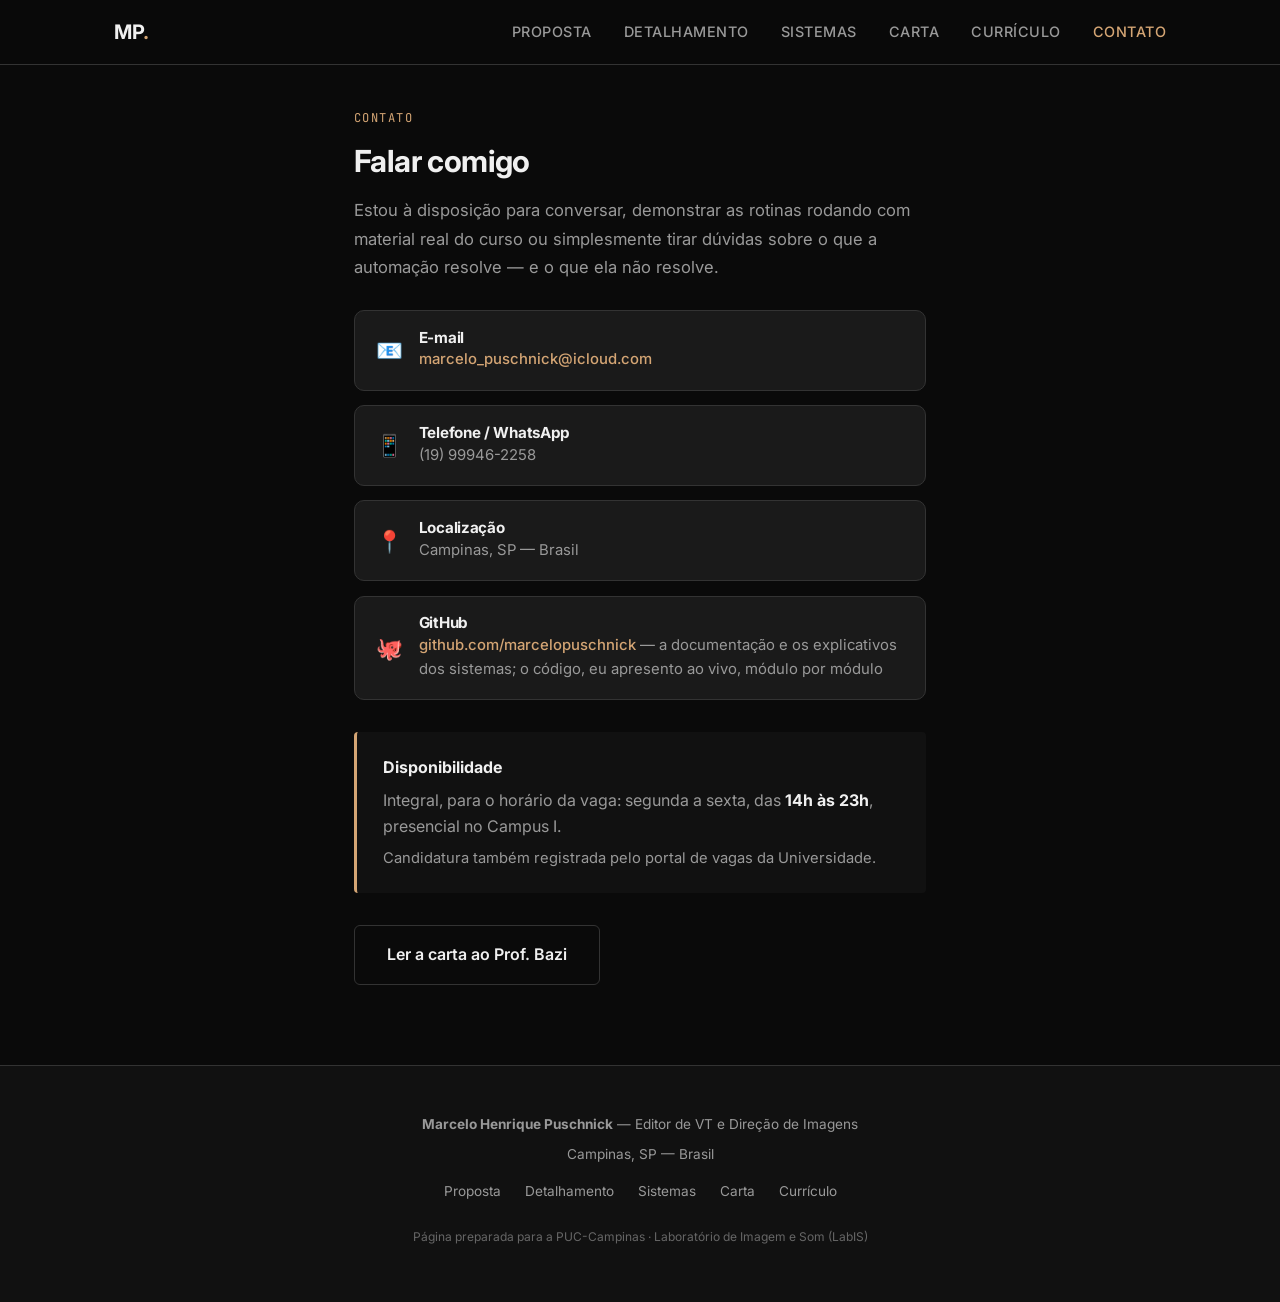
<file: contato.html>
<!DOCTYPE html>
<html lang="pt-BR">
<head>
<meta charset="UTF-8">
<meta name="viewport" content="width=device-width, initial-scale=1.0">
<title>Contato — Marcelo Puschnick | Candidatura LabIS · PUC-Campinas</title>
<meta name="description" content="Contato de Marcelo Henrique Puschnick — candidatura à vaga de edição e pós-produção do Laboratório de Imagem e Som (LabIS) da PUC-Campinas.">
<meta name="robots" content="noindex">
<link rel="preconnect" href="https://fonts.googleapis.com">
<link rel="preconnect" href="https://fonts.gstatic.com" crossorigin>
<link href="https://fonts.googleapis.com/css2?family=Inter:wght@400;500;600;700&family=JetBrains+Mono:wght@400;500&display=swap" rel="stylesheet">
<link rel="stylesheet" href="css/style.css">
<style>
  .kicker { font-family: var(--font-mono); font-size: .76rem; letter-spacing: .12em; text-transform: uppercase; color: var(--accent); }
  .row {
    display: flex; align-items: center; gap: 1rem;
    background: var(--surface); border: 1px solid var(--border);
    border-radius: 10px; padding: 1.1rem 1.3rem; margin-bottom: .9rem;
  }
  .row:hover { border-color: rgba(212,165,116,.45); }
  .row .ic { font-size: 1.35rem; flex: 0 0 auto; }
  .row h3 { font-size: .95rem; margin: 0 0 .1rem; }
  .row p { margin: 0; font-size: .93rem; color: var(--text-muted); word-break: break-word; }
  .row a { font-weight: 500; }
  .avail {
    margin-top: 2rem; padding: 1.4rem 1.6rem; background: var(--bg-alt);
    border-left: 3px solid var(--accent); border-radius: 4px;
  }
  .avail p { margin-bottom: .5rem; }
  .avail p:last-child { margin-bottom: 0; }
</style>
</head>
<body>

<nav class="navbar">
  <div class="container">
    <a href="index.html" class="logo">MP<span>.</span></a>
    <button class="nav-toggle" onclick="document.querySelector('.nav-links').classList.toggle('nav-open')" aria-label="Menu">
      <span></span><span></span><span></span>
    </button>
    <ul class="nav-links">
      <li><a href="index.html">Proposta</a></li>
      <li><a href="proposta.html">Detalhamento</a></li>
      <li><a href="sistemas.html">Sistemas</a></li>
      <li><a href="carta.html">Carta</a></li>
      <li><a href="curriculo.html">Currículo</a></li>
      <li><a href="contato.html" class="active">Contato</a></li>
    </ul>
  </div>
</nav>

<section class="section" style="padding-top: 6.5rem;">
  <div class="container" style="max-width: 620px;">
    <span class="kicker">Contato</span>
    <h1 style="font-size: 1.9rem; margin: .8rem 0 1rem; line-height: 1.25;">Falar comigo</h1>
    <p style="font-size: 1.04rem; line-height: 1.7; margin-bottom: 1.8rem;">
      Estou à disposição para conversar, demonstrar as rotinas rodando com material real do curso
      ou simplesmente tirar dúvidas sobre o que a automação resolve — e o que ela não resolve.
    </p>

    <div class="row">
      <div class="ic">📧</div>
      <div>
        <h3>E-mail</h3>
        <p><a href="mailto:marcelo_puschnick@icloud.com">marcelo_puschnick@icloud.com</a></p>
      </div>
    </div>

    <div class="row">
      <div class="ic">📱</div>
      <div>
        <h3>Telefone / WhatsApp</h3>
        <p>(19) 99946-2258</p>
      </div>
    </div>

    <div class="row">
      <div class="ic">📍</div>
      <div>
        <h3>Localização</h3>
        <p>Campinas, SP — Brasil</p>
      </div>
    </div>

    <div class="row">
      <div class="ic">🐙</div>
      <div>
        <h3>GitHub</h3>
        <p><a href="https://github.com/marcelopuschnick">github.com/marcelopuschnick</a> — a documentação e os explicativos dos sistemas; o código, eu apresento ao vivo, módulo por módulo</p>
      </div>
    </div>

    <div class="avail">
      <p><strong style="color: var(--text);">Disponibilidade</strong></p>
      <p>Integral, para o horário da vaga: segunda a sexta, das <strong style="color: var(--text);">14h às 23h</strong>, presencial no Campus I.</p>
      <p style="font-size: .92rem;">Candidatura também registrada pelo portal de vagas da Universidade.</p>
    </div>

    <div style="margin-top: 2rem;">
      <a href="carta.html" class="btn btn-secondary">Ler a carta ao Prof. Bazi</a>
    </div>
  </div>
</section>

<footer class="footer">
  <div class="container">
    <p><strong>Marcelo Henrique Puschnick</strong> — Editor de VT e Direção de Imagens</p>
    <p>Campinas, SP — Brasil</p>
    <div class="footer-links">
      <a href="index.html">Proposta</a>
      <a href="proposta.html">Detalhamento</a>
      <a href="sistemas.html">Sistemas</a>
      <a href="carta.html">Carta</a>
      <a href="curriculo.html">Currículo</a>
    </div>
    <p style="margin-top: 1.5rem; font-size: .75rem; color: #666;">
      Página preparada para a PUC-Campinas · Laboratório de Imagem e Som (LabIS)
    </p>
  </div>
</footer>

</body>
</html>
</file>
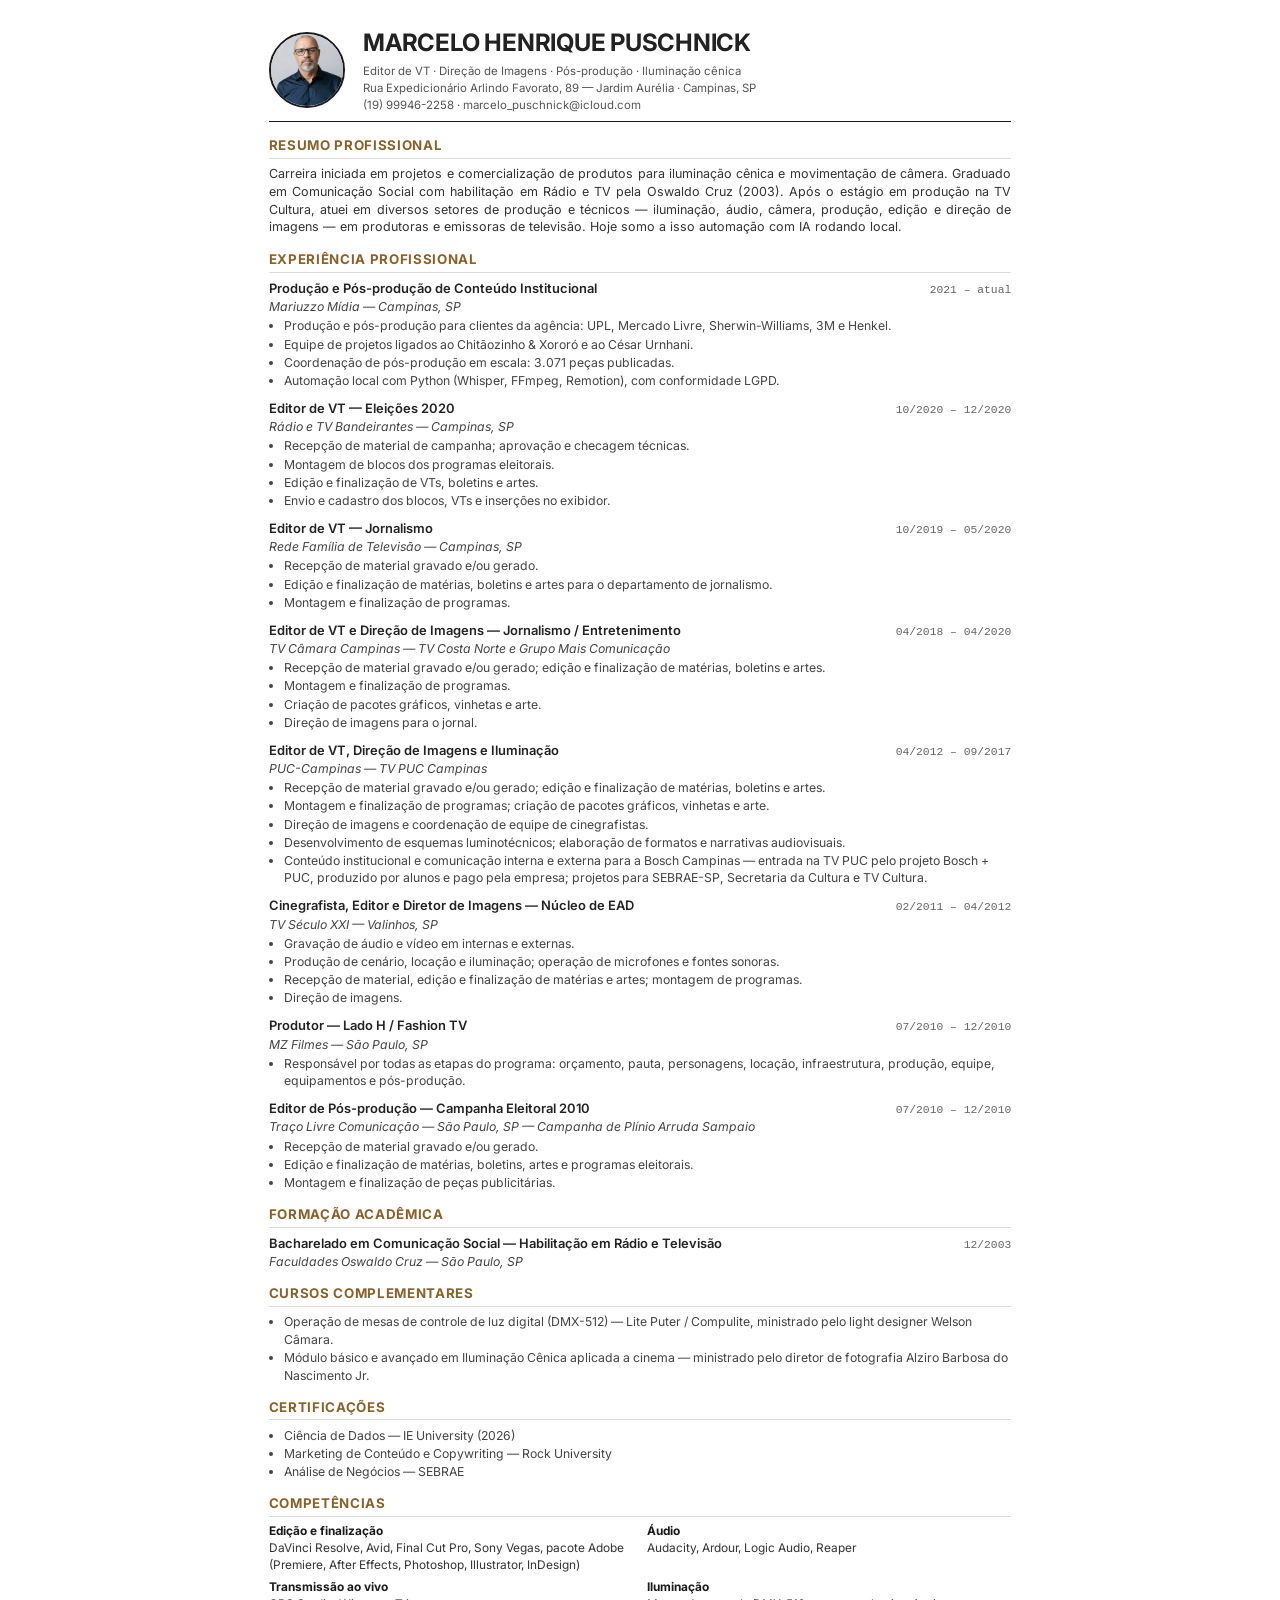
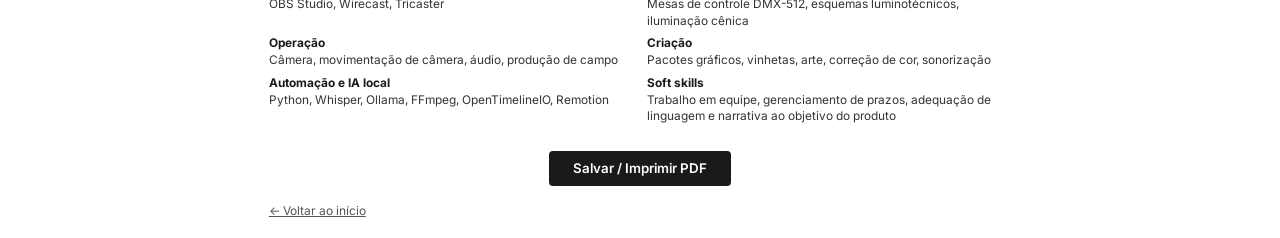
<file: curriculo.html>
<!DOCTYPE html>
<html lang="pt-BR">
<head>
    <meta charset="UTF-8">
    <meta name="viewport" content="width=device-width, initial-scale=1.0">
    <title>Currículo — Marcelo Henrique Puschnick</title>
    <meta name="description" content="Currículo de Marcelo Henrique Puschnick — editor de VT, direção de imagens, pós-produção e iluminação cênica. 23 anos de audiovisual.">
    <style>
        @media print { body { margin: 0; padding: 0; } .no-print { display: none; } }
        * { margin: 0; padding: 0; box-sizing: border-box; }
        body {
            font-family: 'Inter', -apple-system, 'Segoe UI', Arial, sans-serif;
            font-size: 10pt;
            line-height: 1.42;
            color: #222;
            background: #fff;
            padding: 1.6rem;
            max-width: 210mm;
            margin: 0 auto;
        }
        .header-main { display: flex; align-items: center; gap: 1.15rem; margin-bottom: .4rem; }
        .header-photo { width: 76px; height: 76px; border-radius: 50%; object-fit: cover; border: 2px solid #1a1a1a; }
        h1 { font-size: 18pt; font-weight: 700; margin-bottom: .18rem; letter-spacing: -.01em; }
        .contact { font-size: 8.6pt; color: #555; line-height: 1.5; }
        .header-line { border-bottom: 1.5px solid #1a1a1a; margin: .45rem 0 .7rem; }
        h2 { font-size: 10pt; font-weight: 700; margin: .85rem 0 .4rem; text-transform: uppercase; letter-spacing: .05em; color: #8a6229; border-bottom: 1px solid #ddd; padding-bottom: .18rem; }
        p { font-size: 9.4pt; color: #333; text-align: justify; }
        .job { margin-bottom: .6rem; }
        .job-header { display: flex; justify-content: space-between; align-items: baseline; gap: .6rem; }
        .job-title { font-weight: 600; font-size: 9.7pt; }
        .job-date { font-size: 8.5pt; color: #666; font-family: 'Consolas', monospace; white-space: nowrap; }
        .job-company { font-size: 9.2pt; color: #444; font-style: italic; margin-bottom: .12rem; }
        .job-desc { font-size: 9.2pt; color: #444; }
        .job-desc ul { margin-left: .95rem; margin-top: .1rem; }
        .job-desc li { margin-bottom: .05rem; }
        .skills-grid { display: grid; grid-template-columns: 1fr 1fr; gap: .35rem .9rem; font-size: 8.9pt; }
        .skills-grid > div { color: #333; }
        .skills-grid strong { color: #1a1a1a; }
        .box { background: #f7f7f7; border-left: 3px solid #8a6229; padding: .5rem .7rem; margin: .5rem 0; font-size: 9.2pt; color: #333; }
        .no-print { margin-top: 1.6rem; text-align: center; }
        .no-print button { padding: .5rem 1.5rem; background: #1a1a1a; color: #fff; border: none; border-radius: 4px; cursor: pointer; font: inherit; font-weight: 600; }
    </style>
    <link href="https://fonts.googleapis.com/css2?family=Inter:wght@400;500;600;700&display=swap" rel="stylesheet">
</head>
<body>

<div class="header-main">
    <img src="assets/profile_photo.jpg" alt="Marcelo Henrique Puschnick" class="header-photo">
    <div>
        <h1>MARCELO HENRIQUE PUSCHNICK</h1>
        <div class="contact">
            Editor de VT · Direção de Imagens · Pós-produção · Iluminação cênica<br>
            Rua Expedicionário Arlindo Favorato, 89 — Jardim Aurélia · Campinas, SP<br>
            (19) 99946-2258 · marcelo_puschnick@icloud.com
        </div>
    </div>
</div>
<div class="header-line"></div>

<h2>Resumo profissional</h2>
<p>Carreira iniciada em projetos e comercialização de produtos para iluminação cênica e movimentação de câmera. Graduado em Comunicação Social com habilitação em Rádio e TV pela Oswaldo Cruz (2003). Após o estágio em produção na TV Cultura, atuei em diversos setores de produção e técnicos — iluminação, áudio, câmera, produção, edição e direção de imagens — em produtoras e emissoras de televisão. Hoje somo a isso automação com IA rodando local.</p>

<h2>Experiência profissional</h2>

<div class="job">
    <div class="job-header"><span class="job-title">Produção e Pós-produção de Conteúdo Institucional</span><span class="job-date">2021 – atual</span></div>
    <div class="job-company">Mariuzzo Mídia — Campinas, SP</div>
    <div class="job-desc"><ul>
        <li>Produção e pós-produção para clientes da agência: UPL, Mercado Livre, Sherwin-Williams, 3M e Henkel.</li>
        <li>Equipe de projetos ligados ao Chitãozinho &amp; Xororó e ao César Urnhani.</li>
        <li>Coordenação de pós-produção em escala: 3.071 peças publicadas.</li>
        <li>Automação local com Python (Whisper, FFmpeg, Remotion), com conformidade LGPD.</li>
    </ul></div>
</div>

<div class="job">
    <div class="job-header"><span class="job-title">Editor de VT — Eleições 2020</span><span class="job-date">10/2020 – 12/2020</span></div>
    <div class="job-company">Rádio e TV Bandeirantes — Campinas, SP</div>
    <div class="job-desc"><ul>
        <li>Recepção de material de campanha; aprovação e checagem técnicas.</li>
        <li>Montagem de blocos dos programas eleitorais.</li>
        <li>Edição e finalização de VTs, boletins e artes.</li>
        <li>Envio e cadastro dos blocos, VTs e inserções no exibidor.</li>
    </ul></div>
</div>

<div class="job">
    <div class="job-header"><span class="job-title">Editor de VT — Jornalismo</span><span class="job-date">10/2019 – 05/2020</span></div>
    <div class="job-company">Rede Família de Televisão — Campinas, SP</div>
    <div class="job-desc"><ul>
        <li>Recepção de material gravado e/ou gerado.</li>
        <li>Edição e finalização de matérias, boletins e artes para o departamento de jornalismo.</li>
        <li>Montagem e finalização de programas.</li>
    </ul></div>
</div>

<div class="job">
    <div class="job-header"><span class="job-title">Editor de VT e Direção de Imagens — Jornalismo / Entretenimento</span><span class="job-date">04/2018 – 04/2020</span></div>
    <div class="job-company">TV Câmara Campinas — TV Costa Norte e Grupo Mais Comunicação</div>
    <div class="job-desc"><ul>
        <li>Recepção de material gravado e/ou gerado; edição e finalização de matérias, boletins e artes.</li>
        <li>Montagem e finalização de programas.</li>
        <li>Criação de pacotes gráficos, vinhetas e arte.</li>
        <li>Direção de imagens para o jornal.</li>
    </ul></div>
</div>

<div class="job">
    <div class="job-header"><span class="job-title">Editor de VT, Direção de Imagens e Iluminação</span><span class="job-date">04/2012 – 09/2017</span></div>
    <div class="job-company">PUC-Campinas — TV PUC Campinas</div>
    <div class="job-desc"><ul>
        <li>Recepção de material gravado e/ou gerado; edição e finalização de matérias, boletins e artes.</li>
        <li>Montagem e finalização de programas; criação de pacotes gráficos, vinhetas e arte.</li>
        <li>Direção de imagens e coordenação de equipe de cinegrafistas.</li>
        <li>Desenvolvimento de esquemas luminotécnicos; elaboração de formatos e narrativas audiovisuais.</li>
        <li>Conteúdo institucional e comunicação interna e externa para a Bosch Campinas — entrada na TV PUC pelo projeto Bosch + PUC, produzido por alunos e pago pela empresa; projetos para SEBRAE-SP, Secretaria da Cultura e TV Cultura.</li>
    </ul></div>
</div>

<div class="job">
    <div class="job-header"><span class="job-title">Cinegrafista, Editor e Diretor de Imagens — Núcleo de EAD</span><span class="job-date">02/2011 – 04/2012</span></div>
    <div class="job-company">TV Século XXI — Valinhos, SP</div>
    <div class="job-desc"><ul>
        <li>Gravação de áudio e vídeo em internas e externas.</li>
        <li>Produção de cenário, locação e iluminação; operação de microfones e fontes sonoras.</li>
        <li>Recepção de material, edição e finalização de matérias e artes; montagem de programas.</li>
        <li>Direção de imagens.</li>
    </ul></div>
</div>

<div class="job">
    <div class="job-header"><span class="job-title">Produtor — Lado H / Fashion TV</span><span class="job-date">07/2010 – 12/2010</span></div>
    <div class="job-company">MZ Filmes — São Paulo, SP</div>
    <div class="job-desc"><ul>
        <li>Responsável por todas as etapas do programa: orçamento, pauta, personagens, locação, infraestrutura, produção, equipe, equipamentos e pós-produção.</li>
    </ul></div>
</div>

<div class="job">
    <div class="job-header"><span class="job-title">Editor de Pós-produção — Campanha Eleitoral 2010</span><span class="job-date">07/2010 – 12/2010</span></div>
    <div class="job-company">Traço Livre Comunicação — São Paulo, SP — Campanha de Plínio Arruda Sampaio</div>
    <div class="job-desc"><ul>
        <li>Recepção de material gravado e/ou gerado.</li>
        <li>Edição e finalização de matérias, boletins, artes e programas eleitorais.</li>
        <li>Montagem e finalização de peças publicitárias.</li>
    </ul></div>
</div>

<h2>Formação acadêmica</h2>
<div class="job">
    <div class="job-header"><span class="job-title">Bacharelado em Comunicação Social — Habilitação em Rádio e Televisão</span><span class="job-date">12/2003</span></div>
    <div class="job-company">Faculdades Oswaldo Cruz — São Paulo, SP</div>
</div>

<h2>Cursos complementares</h2>
<div class="job-desc"><ul>
    <li>Operação de mesas de controle de luz digital (DMX-512) — Lite Puter / Compulite, ministrado pelo light designer Welson Câmara.</li>
    <li>Módulo básico e avançado em Iluminação Cênica aplicada a cinema — ministrado pelo diretor de fotografia Alziro Barbosa do Nascimento Jr.</li>
</ul></div>

<h2>Certificações</h2>
<div class="job-desc"><ul>
    <li>Ciência de Dados — IE University (2026)</li>
    <li>Marketing de Conteúdo e Copywriting — Rock University</li>
    <li>Análise de Negócios — SEBRAE</li>
</ul></div>

<h2>Competências</h2>
<div class="skills-grid">
    <div><strong>Edição e finalização</strong><br>DaVinci Resolve, Avid, Final Cut Pro, Sony Vegas, pacote Adobe (Premiere, After Effects, Photoshop, Illustrator, InDesign)</div>
    <div><strong>Áudio</strong><br>Audacity, Ardour, Logic Audio, Reaper</div>
    <div><strong>Transmissão ao vivo</strong><br>OBS Studio, Wirecast, Tricaster</div>
    <div><strong>Iluminação</strong><br>Mesas de controle DMX-512, esquemas luminotécnicos, iluminação cênica</div>
    <div><strong>Operação</strong><br>Câmera, movimentação de câmera, áudio, produção de campo</div>
    <div><strong>Criação</strong><br>Pacotes gráficos, vinhetas, arte, correção de cor, sonorização</div>
    <div><strong>Automação e IA local</strong><br>Python, Whisper, Ollama, FFmpeg, OpenTimelineIO, Remotion</div>
    <div><strong>Soft skills</strong><br>Trabalho em equipe, gerenciamento de prazos, adequação de linguagem e narrativa ao objetivo do produto</div>
</div>

<div class="no-print">
  <button onclick="window.print()">Salvar / Imprimir PDF</button>
  <p style="margin-top: 1rem; font-size: 9pt;">
    <a href="index.html" style="color: #555;">← Voltar ao início</a>
  </p>
</div>
</body>
</html>
</file>
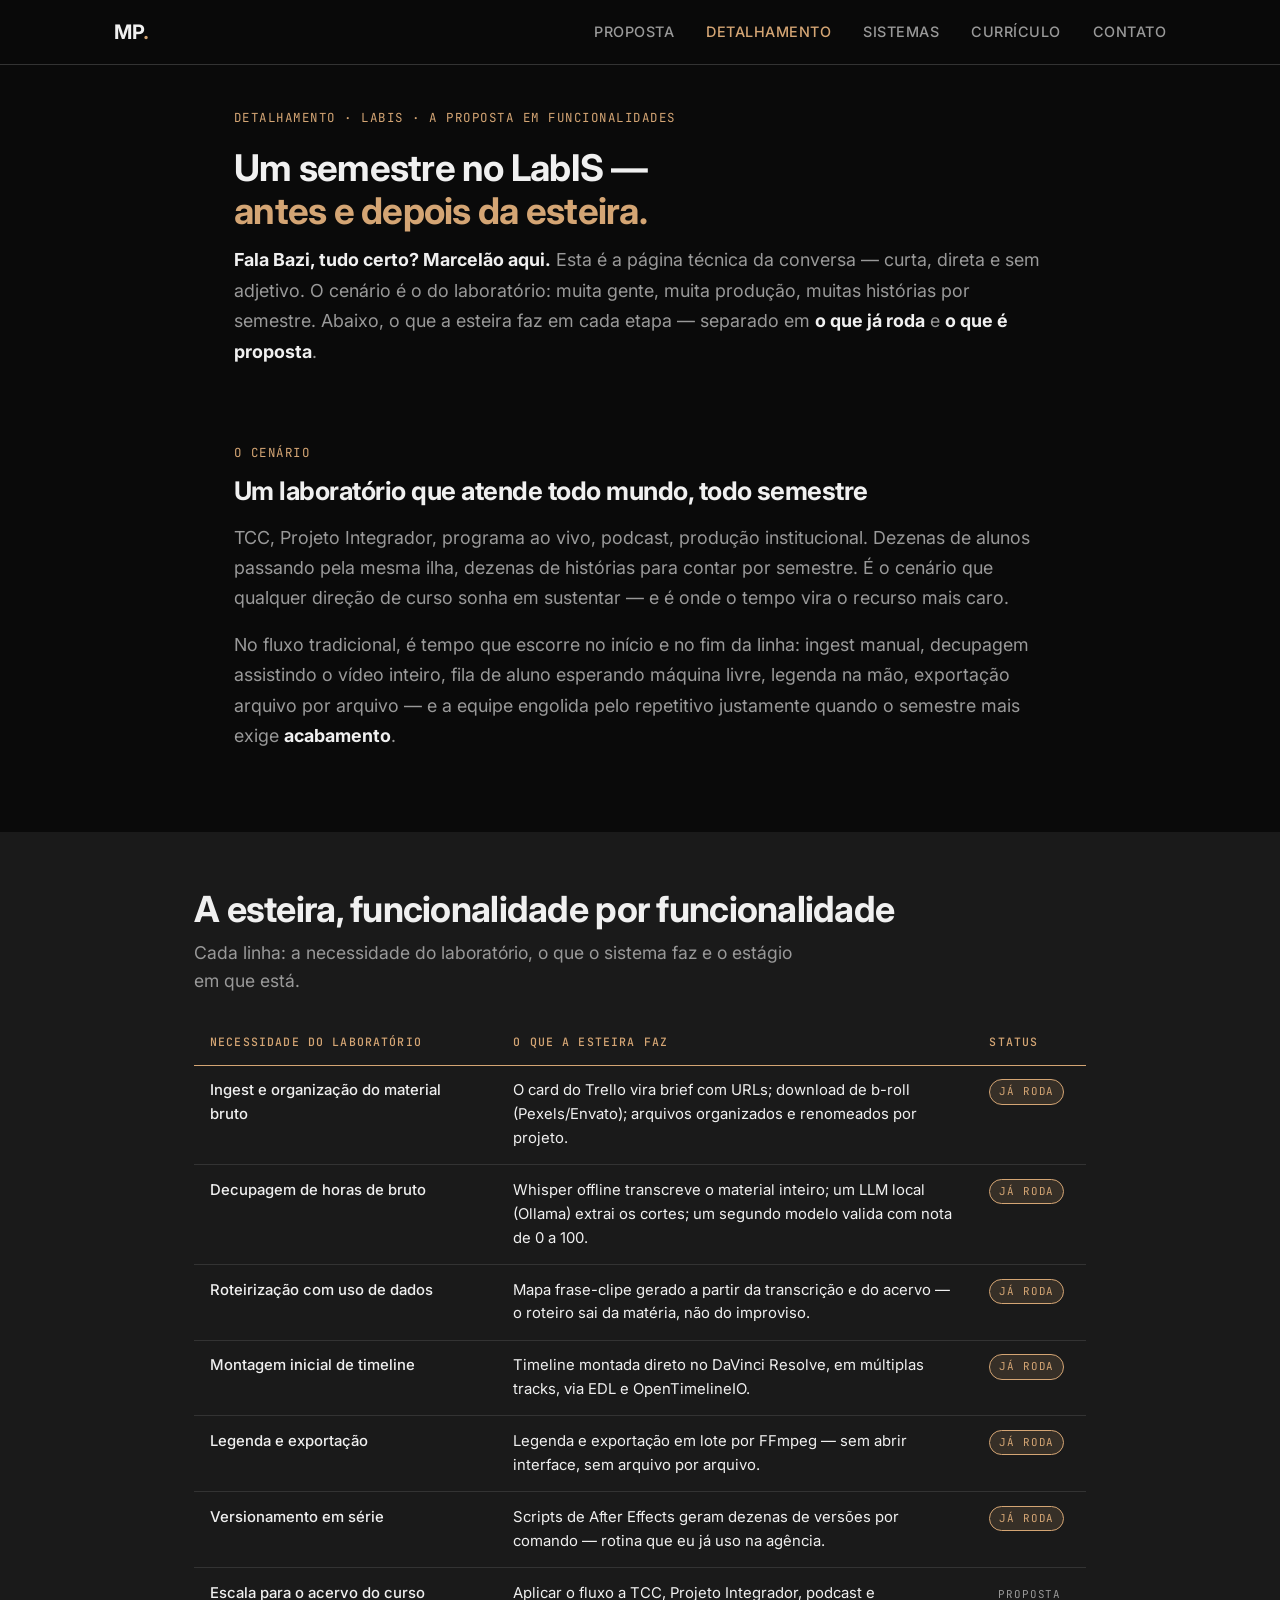
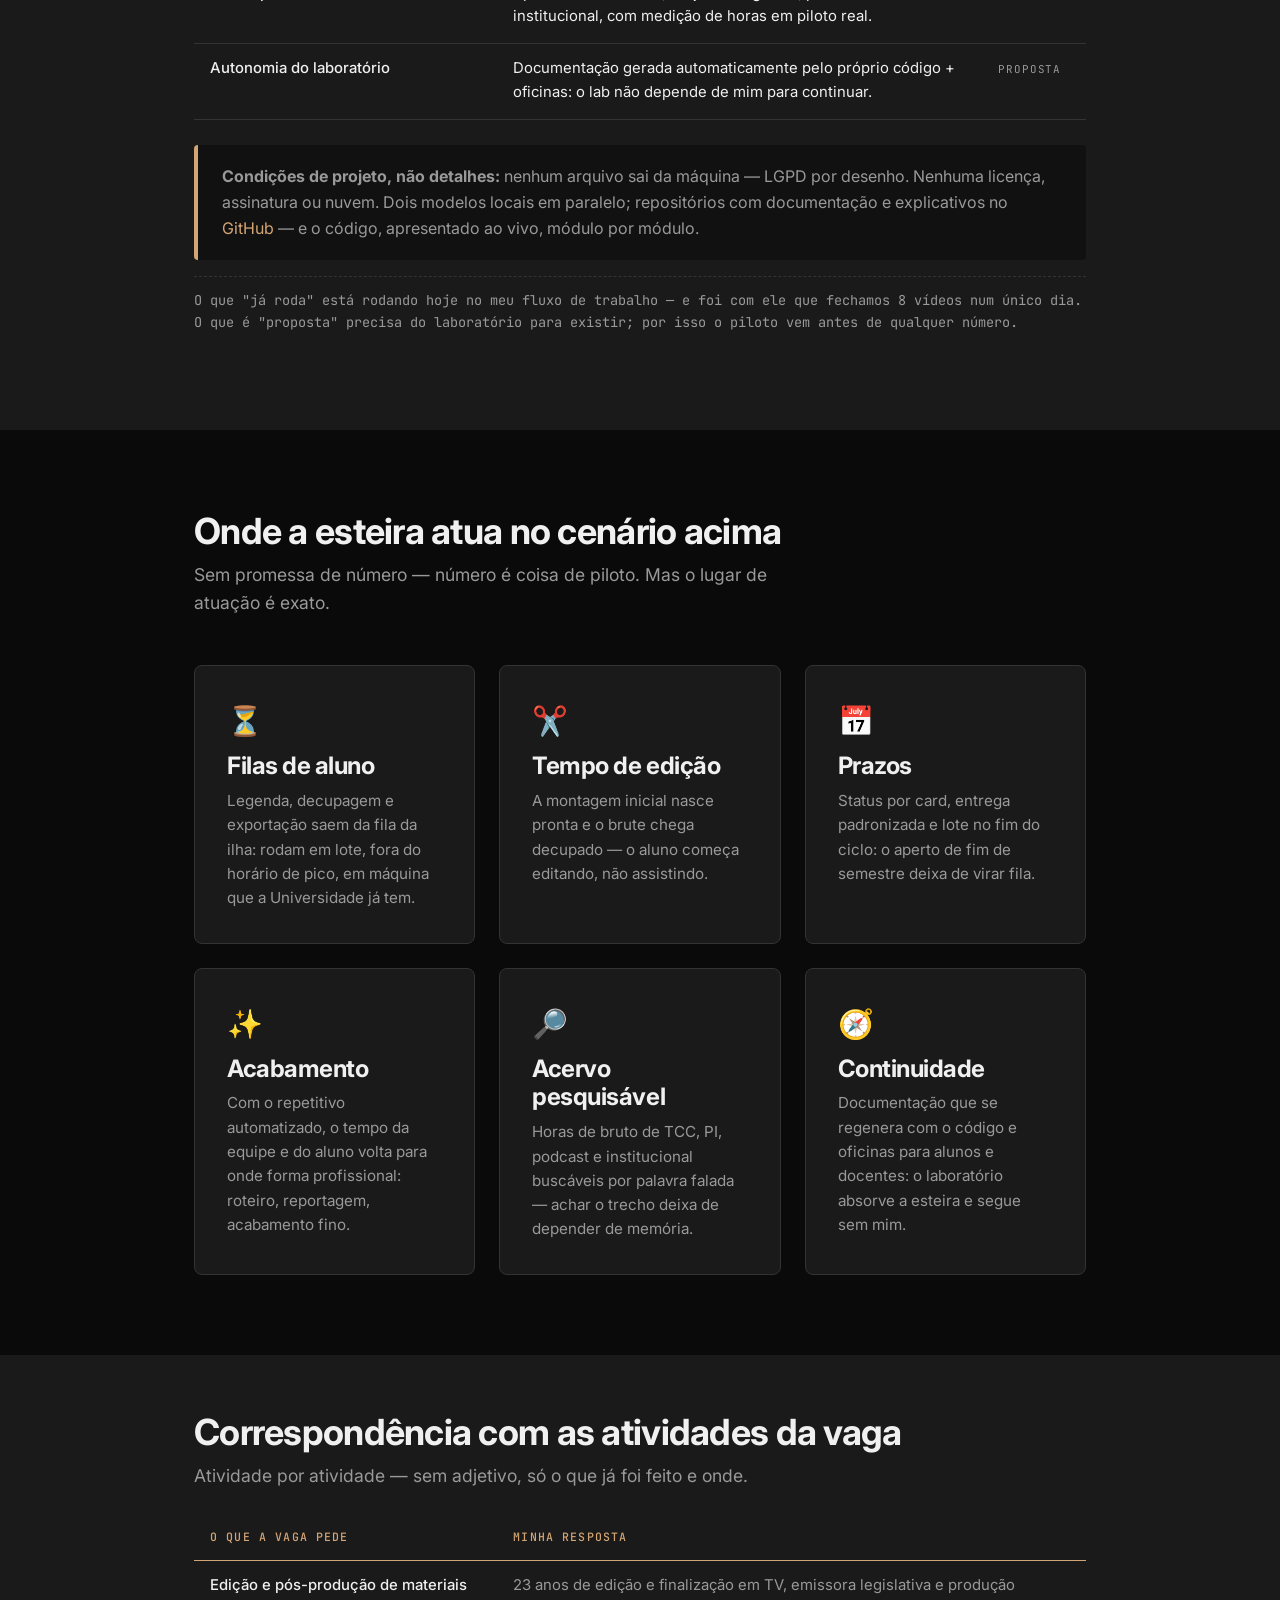
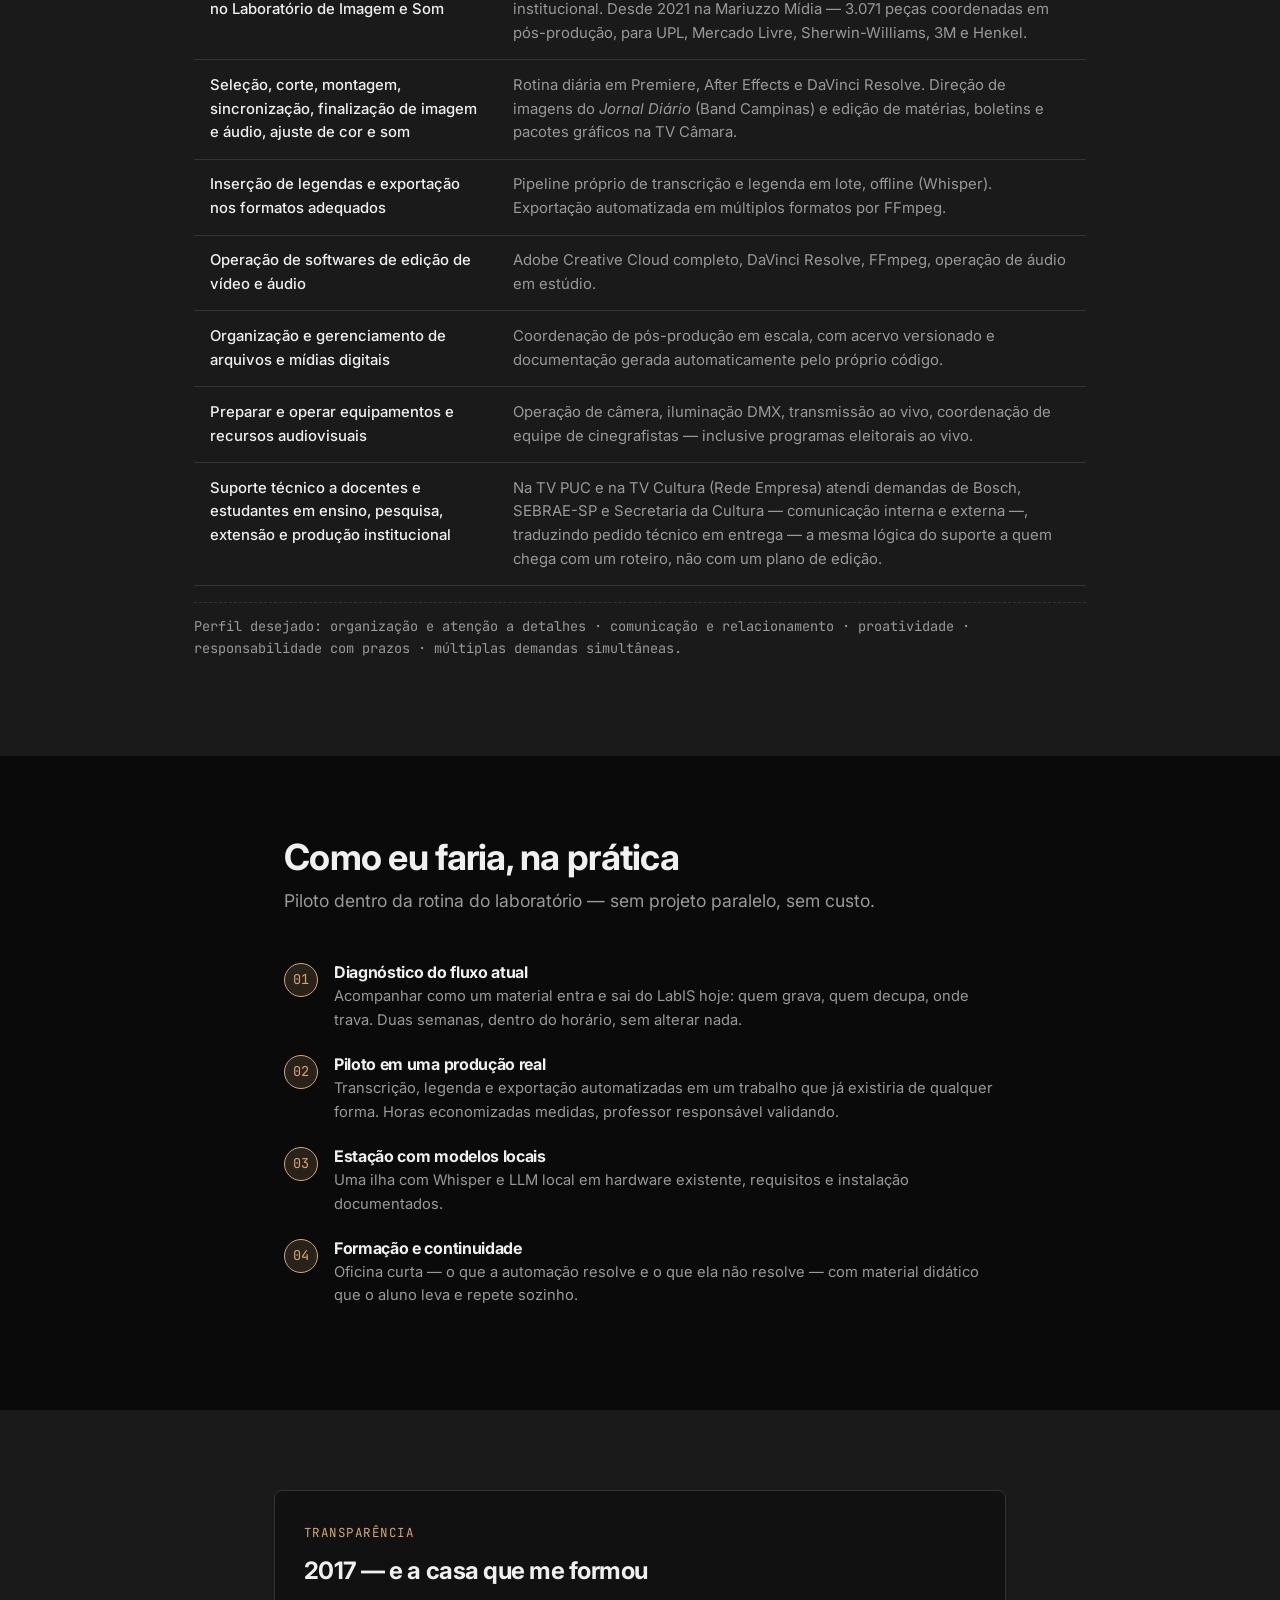
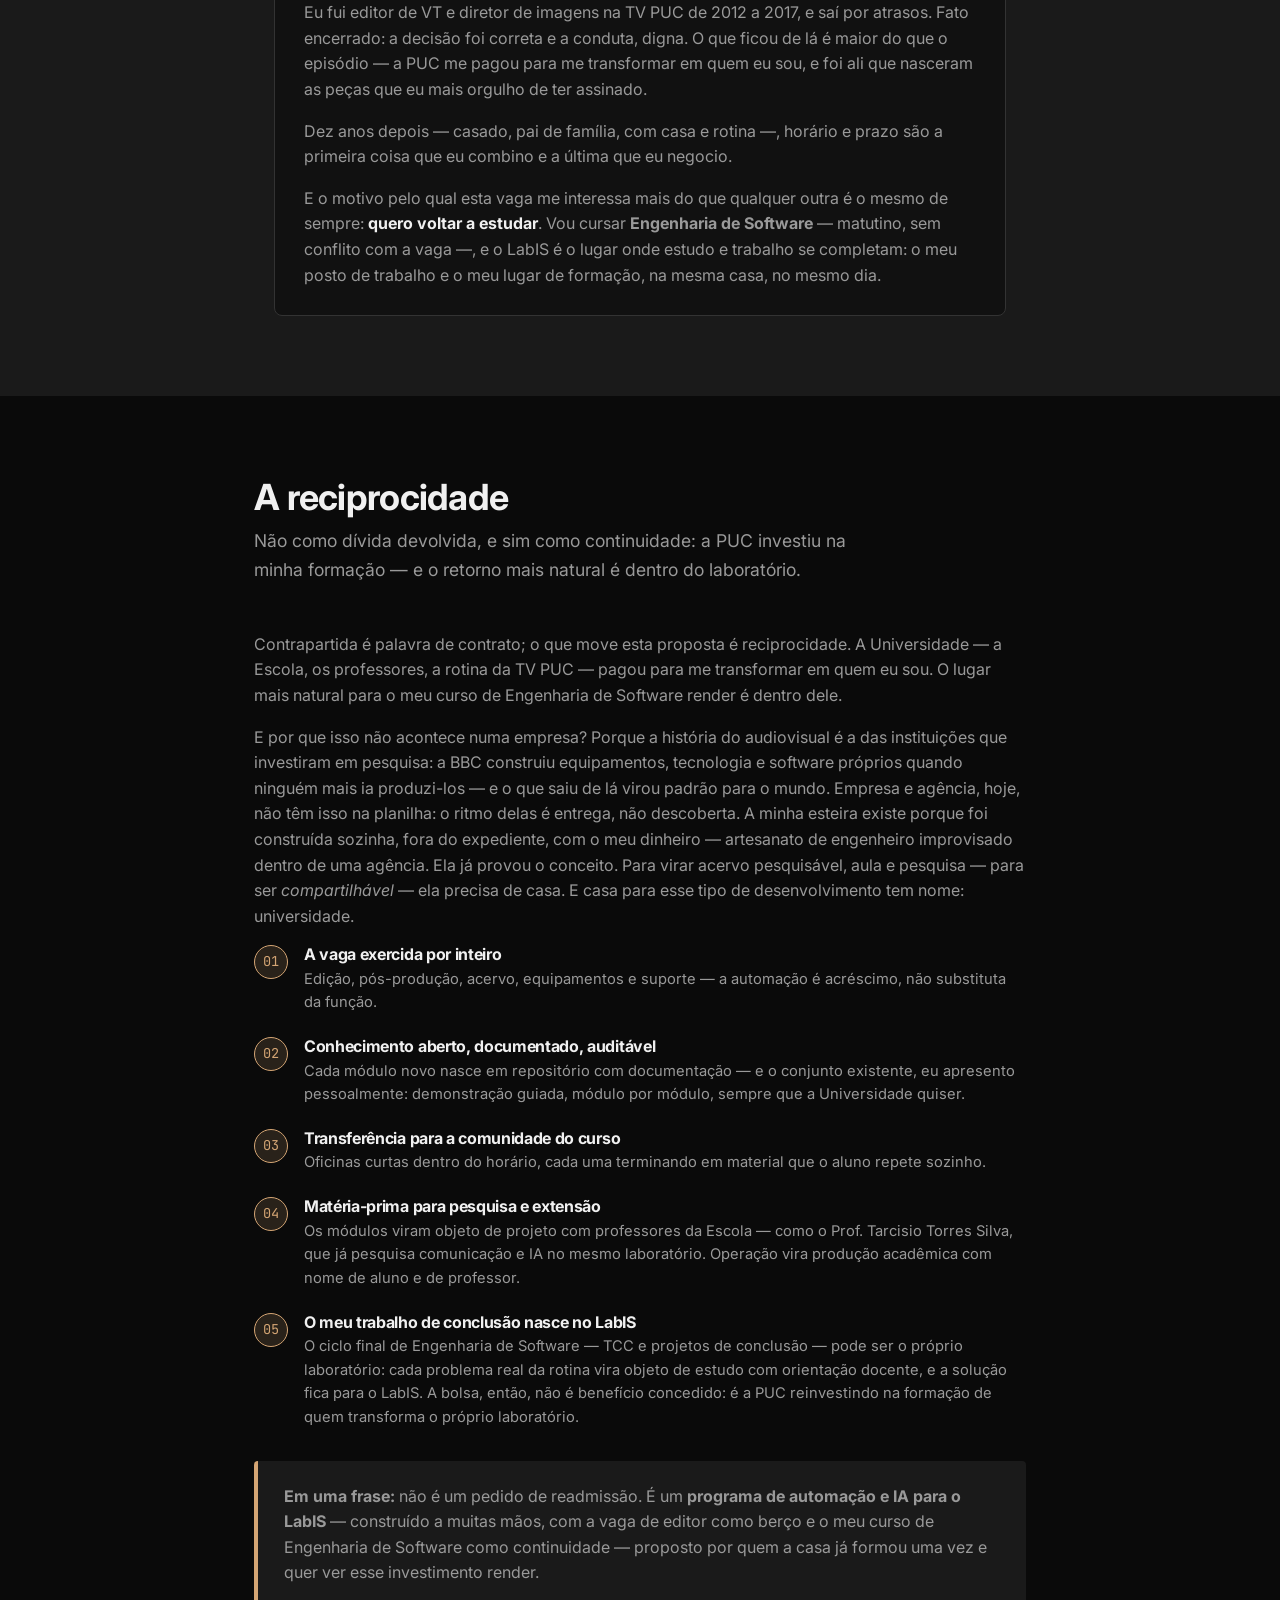
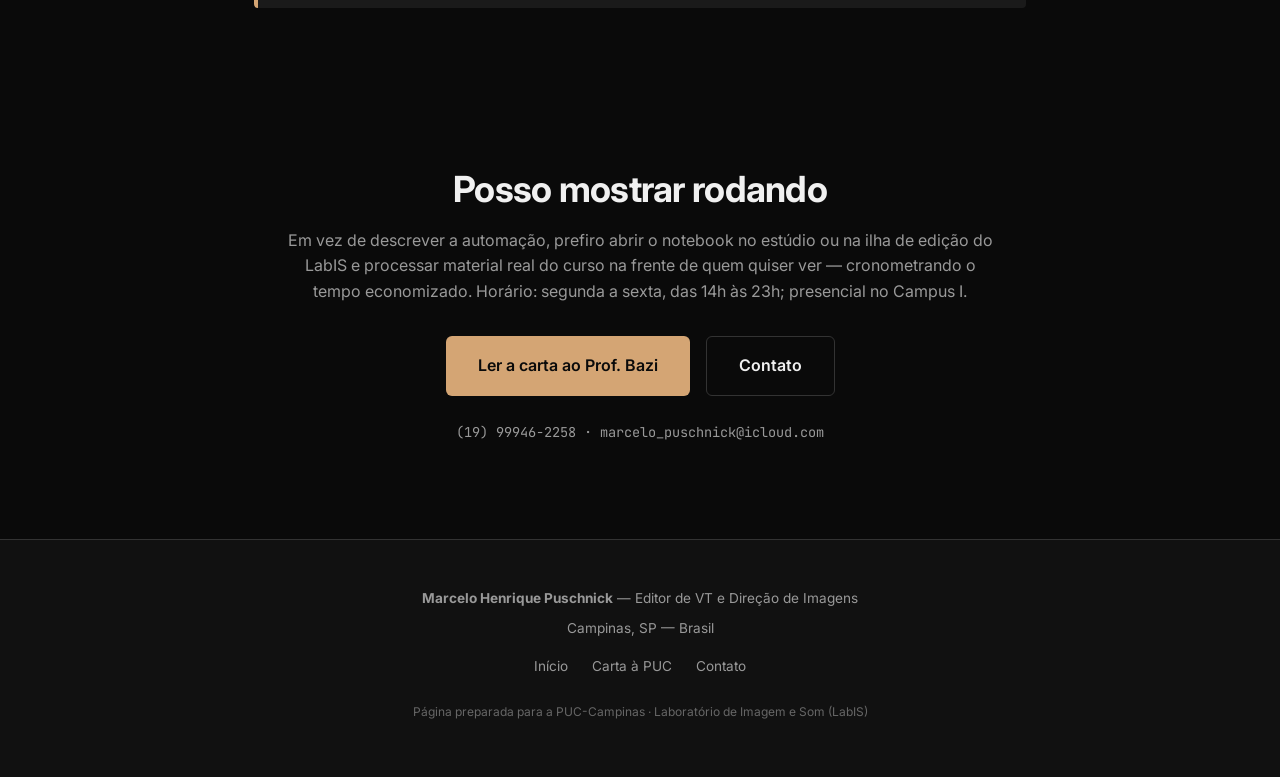
<file: proposta.html>
<!DOCTYPE html>
<html lang="pt-BR">
<head>
<meta charset="UTF-8">
<meta name="viewport" content="width=device-width, initial-scale=1.0">
<title>Proposta de retorno — LabIS · PUC-Campinas | Marcelo Puschnick</title>
<meta name="description" content="Proposta de retorno à PUC-Campinas: edição e pós-produção no Laboratório de Imagem e Som (LabIS), com automação por IA local, 100% offline e LGPD por desenho.">
<meta name="robots" content="noindex">
<link rel="preconnect" href="https://fonts.googleapis.com">
<link rel="preconnect" href="https://fonts.gstatic.com" crossorigin>
<link href="https://fonts.googleapis.com/css2?family=Inter:wght@400;500;600;700&family=JetBrains+Mono:wght@400;500&display=swap" rel="stylesheet">
<link rel="stylesheet" href="css/style.css">
<style>
  .lead { font-size: 1.12rem; line-height: 1.7; }
  .kicker {
    font-family: var(--font-mono); font-size: .78rem; letter-spacing: .12em;
    text-transform: uppercase; color: var(--accent);
  }
  .letterbox {
    background: linear-gradient(135deg, var(--bg-alt), var(--surface));
    border: 1px solid var(--border); border-left: 4px solid var(--accent);
    border-radius: 0 8px 8px 0; padding: 1.6rem 1.8rem; margin: 2rem 0;
  }
  .letterbox p { margin-bottom: .6rem; }
  .letterbox p:last-child { margin-bottom: 0; }

  table.map { width: 100%; border-collapse: collapse; margin-top: 1.5rem; }
  table.map th, table.map td {
    text-align: left; vertical-align: top; padding: .85rem 1rem;
    border-bottom: 1px solid var(--border); font-size: .93rem;
  }
  table.map th {
    font-family: var(--font-mono); font-size: .72rem; letter-spacing: .1em;
    text-transform: uppercase; color: var(--accent); font-weight: 500;
    border-bottom: 1px solid var(--accent);
  }
  table.map td:first-child { color: var(--text); width: 34%; font-weight: 500; }
  table.map td:last-child { color: var(--text-muted); }
  table.map tr:hover td { background: rgba(212,165,116,.04); }

  .status {
    display: inline-block; font-family: var(--font-mono); font-size: .68rem;
    letter-spacing: .08em; text-transform: uppercase; padding: .18rem .55rem;
    border-radius: 99px; white-space: nowrap;
  }
  .status.on { background: rgba(212,165,116,.15); color: var(--accent); border: 1px solid var(--accent); }
  .status.next { background: transparent; color: var(--text-muted); border: 1px solid var(--border); }

  .note {
    font-size: .85rem; color: var(--text-muted); font-family: var(--font-mono);
    border-top: 1px dashed var(--border); margin-top: 1rem; padding-top: .8rem;
  }
  .step { display: flex; gap: 1rem; align-items: flex-start; margin-bottom: 1.4rem; }
  .step .num {
    flex: 0 0 34px; height: 34px; border-radius: 50%;
    display: flex; align-items: center; justify-content: center;
    background: var(--accent-glow); border: 1px solid var(--accent);
    color: var(--accent); font-family: var(--font-mono); font-size: .85rem;
  }
  .step h3 { font-size: 1rem; margin-bottom: .2rem; }
  .step p { font-size: .92rem; margin-bottom: 0; }
  .honest {
    background: var(--bg-alt); border: 1px solid var(--border);
    border-radius: 8px; padding: 1.7rem 1.8rem;
  }
  @media (max-width: 700px) {
    table.map td:first-child { width: auto; }
    table.map th:nth-child(3), table.map td:nth-child(3) { display: none; }
  }
</style>
</head>
<body>

<nav class="navbar">
  <div class="container">
    <a href="index.html" class="logo">MP<span>.</span></a>
    <button class="nav-toggle" onclick="document.querySelector('.nav-links').classList.toggle('nav-open')" aria-label="Menu">
      <span></span><span></span><span></span>
    </button>
    <ul class="nav-links">
      <li><a href="index.html">Proposta</a></li>
      <li><a href="proposta.html" class="active">Detalhamento</a></li>
      <li><a href="sistemas.html">Sistemas</a></li>
      <li><a href="curriculo.html">Currículo</a></li>
      <li><a href="contato.html">Contato</a></li>
    </ul>
  </div>
</nav>

<section class="section" style="padding-top: 6.5rem; padding-bottom: 2.5rem;">
  <div class="container" style="max-width: 860px;">
    <span class="kicker">Detalhamento · LabIS · a proposta em funcionalidades</span>

    <h1 style="font-size: 2.3rem; margin: 1rem 0 .8rem; line-height: 1.18;">
      Um semestre no LabIS —<br>
      <span style="color: var(--accent);">antes e depois da esteira.</span>
    </h1>

    <p class="lead">
      <strong style="color: var(--text);">Fala Bazi, tudo certo? Marcelão aqui.</strong> Esta é a página técnica da
      conversa — curta, direta e sem adjetivo. O cenário é o do laboratório: muita gente, muita produção,
      muitas histórias por semestre. Abaixo, o que a esteira faz em cada etapa — separado em
      <strong style="color: var(--text);">o que já roda</strong> e <strong style="color: var(--text);">o que é proposta</strong>.
    </p>
  </div>
</section>

<!-- ===================== O CENÁRIO ===================== -->
<section class="section" style="padding-top: 1rem;">
  <div class="container" style="max-width: 860px;">
    <span class="kicker">O cenário</span>
    <h2 style="font-size: 1.6rem; margin: .7rem 0 1rem;">Um laboratório que atende todo mundo, todo semestre</h2>

    <p class="lead">
      TCC, Projeto Integrador, programa ao vivo, podcast, produção institucional. Dezenas de alunos passando
      pela mesma ilha, dezenas de histórias para contar por semestre. É o cenário que qualquer direção de
      curso sonha em sustentar — e é onde o tempo vira o recurso mais caro.
    </p>
    <p class="lead" style="margin-bottom: 0;">
      No fluxo tradicional, é tempo que escorre no início e no fim da linha: ingest manual, decupagem
      assistindo o vídeo inteiro, fila de aluno esperando máquina livre, legenda na mão, exportação
      arquivo por arquivo — e a equipe engolida pelo repetitivo justamente quando o semestre mais exige
      <strong style="color: var(--text);">acabamento</strong>.
    </p>
  </div>
</section>

<!-- ===================== FUNCIONALIDADES ===================== -->
<section class="section" style="background: var(--surface); padding-top: 3.5rem;">
  <div class="container" style="max-width: 940px;">
    <div class="section-header" style="text-align: left; margin-bottom: 1rem;">
      <h2>A esteira, funcionalidade por funcionalidade</h2>
      <p style="margin: 0;">Cada linha: a necessidade do laboratório, o que o sistema faz e o estágio em que está.</p>
    </div>

    <table class="map">
      <thead>
        <tr>
          <th>Necessidade do laboratório</th>
          <th>O que a esteira faz</th>
          <th>Status</th>
        </tr>
      </thead>
      <tbody>
        <tr>
          <td>Ingest e organização do material bruto</td>
          <td>O card do Trello vira brief com URLs; download de b-roll (Pexels/Envato); arquivos organizados e renomeados por projeto.</td>
          <td><span class="status on">Já roda</span></td>
        </tr>
        <tr>
          <td>Decupagem de horas de bruto</td>
          <td>Whisper offline transcreve o material inteiro; um LLM local (Ollama) extrai os cortes; um segundo modelo valida com nota de 0 a 100.</td>
          <td><span class="status on">Já roda</span></td>
        </tr>
        <tr>
          <td>Roteirização com uso de dados</td>
          <td>Mapa frase-clipe gerado a partir da transcrição e do acervo — o roteiro sai da matéria, não do improviso.</td>
          <td><span class="status on">Já roda</span></td>
        </tr>
        <tr>
          <td>Montagem inicial de timeline</td>
          <td>Timeline montada direto no DaVinci Resolve, em múltiplas tracks, via EDL e OpenTimelineIO.</td>
          <td><span class="status on">Já roda</span></td>
        </tr>
        <tr>
          <td>Legenda e exportação</td>
          <td>Legenda e exportação em lote por FFmpeg — sem abrir interface, sem arquivo por arquivo.</td>
          <td><span class="status on">Já roda</span></td>
        </tr>
        <tr>
          <td>Versionamento em série</td>
          <td>Scripts de After Effects geram dezenas de versões por comando — rotina que eu já uso na agência.</td>
          <td><span class="status on">Já roda</span></td>
        </tr>
        <tr>
          <td>Escala para o acervo do curso</td>
          <td>Aplicar o fluxo a TCC, Projeto Integrador, podcast e institucional, com medição de horas em piloto real.</td>
          <td><span class="status off">Proposta</span></td>
        </tr>
        <tr>
          <td>Autonomia do laboratório</td>
          <td>Documentação gerada automaticamente pelo próprio código + oficinas: o lab não depende de mim para continuar.</td>
          <td><span class="status off">Proposta</span></td>
        </tr>
      </tbody>
    </table>

    <div style="margin-top: 1.6rem; padding: 1.2rem 1.5rem; background: var(--bg-alt); border-left: 4px solid var(--accent); border-radius: 4px;">
      <p style="margin: 0;">
        <strong>Condições de projeto, não detalhes:</strong> nenhum arquivo sai da máquina — LGPD por desenho.
        Nenhuma licença, assinatura ou nuvem. Dois modelos locais em paralelo; repositórios com documentação e
        explicativos no <a href="https://github.com/marcelopuschnick">GitHub</a> — e o código, apresentado ao vivo,
        módulo por módulo.
      </p>
    </div>

    <p class="note">
      O que "já roda" está rodando hoje no meu fluxo de trabalho — e foi com ele que fechamos 8 vídeos num único dia.
      O que é "proposta" precisa do laboratório para existir; por isso o piloto vem antes de qualquer número.
    </p>
  </div>
</section>

<!-- ===================== ONDE ISSO ATUA ===================== -->
<section class="section">
  <div class="container" style="max-width: 940px;">
    <div class="section-header" style="text-align: left;">
      <h2>Onde a esteira atua no cenário acima</h2>
      <p style="margin: 0;">Sem promessa de número — número é coisa de piloto. Mas o lugar de atuação é exato.</p>
    </div>

    <div class="card-grid" style="grid-template-columns: repeat(auto-fit, minmax(260px, 1fr));">
      <div class="card">
        <div style="font-size: 1.8rem; margin-bottom: .5rem;">⏳</div>
        <h3>Filas de aluno</h3>
        <p>Legenda, decupagem e exportação saem da fila da ilha: rodam em lote, fora do horário de pico, em máquina que a Universidade já tem.</p>
      </div>
      <div class="card">
        <div style="font-size: 1.8rem; margin-bottom: .5rem;">✂️</div>
        <h3>Tempo de edição</h3>
        <p>A montagem inicial nasce pronta e o brute chega decupado — o aluno começa editando, não assistindo.</p>
      </div>
      <div class="card">
        <div style="font-size: 1.8rem; margin-bottom: .5rem;">📅</div>
        <h3>Prazos</h3>
        <p>Status por card, entrega padronizada e lote no fim do ciclo: o aperto de fim de semestre deixa de virar fila.</p>
      </div>
      <div class="card">
        <div style="font-size: 1.8rem; margin-bottom: .5rem;">✨</div>
        <h3>Acabamento</h3>
        <p>Com o repetitivo automatizado, o tempo da equipe e do aluno volta para onde forma profissional: roteiro, reportagem, acabamento fino.</p>
      </div>
      <div class="card">
        <div style="font-size: 1.8rem; margin-bottom: .5rem;">🔎</div>
        <h3>Acervo pesquisável</h3>
        <p>Horas de bruto de TCC, PI, podcast e institucional buscáveis por palavra falada — achar o trecho deixa de depender de memória.</p>
      </div>
      <div class="card">
        <div style="font-size: 1.8rem; margin-bottom: .5rem;">🧭</div>
        <h3>Continuidade</h3>
        <p>Documentação que se regenera com o código e oficinas para alunos e docentes: o laboratório absorve a esteira e segue sem mim.</p>
      </div>
    </div>
  </div>
</section>

<!-- ===================== CORRESPONDÊNCIA COM A VAGA ===================== -->
<section class="section" style="background: var(--surface); padding-top: 3.5rem;">
  <div class="container" style="max-width: 940px;">
    <div class="section-header" style="text-align: left; margin-bottom: 1rem;">
      <h2>Correspondência com as atividades da vaga</h2>
      <p style="margin: 0;">Atividade por atividade — sem adjetivo, só o que já foi feito e onde.</p>
    </div>

    <table class="map">
      <thead>
        <tr>
          <th>O que a vaga pede</th>
          <th>Minha resposta</th>
        </tr>
      </thead>
      <tbody>
        <tr>
          <td>Edição e pós-produção de materiais no Laboratório de Imagem e Som</td>
          <td>23 anos de edição e finalização em TV, emissora legislativa e produção institucional. Desde 2021 na Mariuzzo Mídia — 3.071 peças coordenadas em pós-produção, para UPL, Mercado Livre, Sherwin-Williams, 3M e Henkel.</td>
        </tr>
        <tr>
          <td>Seleção, corte, montagem, sincronização, finalização de imagem e áudio, ajuste de cor e som</td>
          <td>Rotina diária em Premiere, After Effects e DaVinci Resolve. Direção de imagens do <em>Jornal Diário</em> (Band Campinas) e edição de matérias, boletins e pacotes gráficos na TV Câmara.</td>
        </tr>
        <tr>
          <td>Inserção de legendas e exportação nos formatos adequados</td>
          <td>Pipeline próprio de transcrição e legenda em lote, offline (Whisper). Exportação automatizada em múltiplos formatos por FFmpeg.</td>
        </tr>
        <tr>
          <td>Operação de softwares de edição de vídeo e áudio</td>
          <td>Adobe Creative Cloud completo, DaVinci Resolve, FFmpeg, operação de áudio em estúdio.</td>
        </tr>
        <tr>
          <td>Organização e gerenciamento de arquivos e mídias digitais</td>
          <td>Coordenação de pós-produção em escala, com acervo versionado e documentação gerada automaticamente pelo próprio código.</td>
        </tr>
        <tr>
          <td>Preparar e operar equipamentos e recursos audiovisuais</td>
          <td>Operação de câmera, iluminação DMX, transmissão ao vivo, coordenação de equipe de cinegrafistas — inclusive programas eleitorais ao vivo.</td>
        </tr>
        <tr>
          <td>Suporte técnico a docentes e estudantes em ensino, pesquisa, extensão e produção institucional</td>
          <td>Na TV PUC e na TV Cultura (Rede Empresa) atendi demandas de Bosch, SEBRAE-SP e Secretaria da Cultura — comunicação interna e externa —, traduzindo pedido técnico em entrega — a mesma lógica do suporte a quem chega com um roteiro, não com um plano de edição.</td>
        </tr>
      </tbody>
    </table>

    <p class="note">Perfil desejado: organização e atenção a detalhes · comunicação e relacionamento · proatividade · responsabilidade com prazos · múltiplas demandas simultâneas.</p>
  </div>
</section>

<!-- ===================== PILOTO ===================== -->
<section class="section">
  <div class="container" style="max-width: 760px;">
    <div class="section-header" style="text-align: left;">
      <h2>Como eu faria, na prática</h2>
      <p style="margin: 0;">Piloto dentro da rotina do laboratório — sem projeto paralelo, sem custo.</p>
    </div>

    <div class="step">
      <div class="num">01</div>
      <div>
        <h3>Diagnóstico do fluxo atual</h3>
        <p>Acompanhar como um material entra e sai do LabIS hoje: quem grava, quem decupa, onde trava. Duas semanas, dentro do horário, sem alterar nada.</p>
      </div>
    </div>
    <div class="step">
      <div class="num">02</div>
      <div>
        <h3>Piloto em uma produção real</h3>
        <p>Transcrição, legenda e exportação automatizadas em um trabalho que já existiria de qualquer forma. Horas economizadas medidas, professor responsável validando.</p>
      </div>
    </div>
    <div class="step">
      <div class="num">03</div>
      <div>
        <h3>Estação com modelos locais</h3>
        <p>Uma ilha com Whisper e LLM local em hardware existente, requisitos e instalação documentados.</p>
      </div>
    </div>
    <div class="step">
      <div class="num">04</div>
      <div>
        <h3>Formação e continuidade</h3>
        <p>Oficina curta — o que a automação resolve e o que ela não resolve — com material didático que o aluno leva e repete sozinho.</p>
      </div>
    </div>
  </div>
</section>

<!-- ===================== TRANSPARÊNCIA ===================== -->
<section class="section" style="background: var(--surface);">
  <div class="container" style="max-width: 780px;">
    <div class="honest">
      <span class="kicker">Transparência</span>
      <h2 style="font-size: 1.5rem; margin: .8rem 0 .9rem;">2017 — e a casa que me formou</h2>
      <p>Eu fui editor de VT e diretor de imagens na TV PUC de 2012 a 2017, e saí por atrasos. Fato encerrado: a decisão foi correta e a conduta, digna. O que ficou de lá é maior do que o episódio — a PUC me pagou para me transformar em quem eu sou, e foi ali que nasceram as peças que eu mais orgulho de ter assinado.</p>
      <p>Dez anos depois — casado, pai de família, com casa e rotina —, horário e prazo são a primeira coisa que eu combino e a última que eu negocio.</p>
      <p style="margin-bottom: 0;">E o motivo pelo qual esta vaga me interessa mais do que qualquer outra é o mesmo de sempre: <strong style="color: var(--text);">quero voltar a estudar</strong>. Vou cursar <strong>Engenharia de Software</strong> — matutino, sem conflito com a vaga —, e o LabIS é o lugar onde estudo e trabalho se completam: o meu posto de trabalho e o meu lugar de formação, na mesma casa, no mesmo dia.</p>
    </div>
  </div>
</section>

<!-- ===================== RECIPROCIDADE ===================== -->
<section class="section">
  <div class="container" style="max-width: 820px;">
    <div class="section-header" style="text-align: left;">
      <h2>A reciprocidade</h2>
      <p style="margin: 0;">Não como dívida devolvida, e sim como continuidade: a PUC investiu na minha formação — e o retorno mais natural é dentro do laboratório.</p>
    </div>

    <p>
      Contrapartida é palavra de contrato; o que move esta proposta é reciprocidade. A Universidade — a Escola,
      os professores, a rotina da TV PUC — pagou para me transformar em quem eu sou. O lugar mais natural para o
      meu curso de Engenharia de Software render é dentro dele.
    </p>

    <p>
      E por que isso não acontece numa empresa? Porque a história do audiovisual é a das instituições que
      investiram em pesquisa: a BBC construiu equipamentos, tecnologia e software próprios quando ninguém
      mais ia produzi-los — e o que saiu de lá virou padrão para o mundo. Empresa e agência, hoje, não têm
      isso na planilha: o ritmo delas é entrega, não descoberta. A minha esteira existe porque foi construída
      sozinha, fora do expediente, com o meu dinheiro — artesanato de engenheiro improvisado dentro de uma
      agência. Ela já provou o conceito. Para virar acervo pesquisável, aula e pesquisa — para ser
      <em>compartilhável</em> — ela precisa de casa. E casa para esse tipo de desenvolvimento tem nome:
      universidade.
    </p>

    <div class="step">
      <div class="num">01</div>
      <div>
        <h3>A vaga exercida por inteiro</h3>
        <p>Edição, pós-produção, acervo, equipamentos e suporte — a automação é acréscimo, não substituta da função.</p>
      </div>
    </div>
    <div class="step">
      <div class="num">02</div>
      <div>
        <h3>Conhecimento aberto, documentado, auditável</h3>
        <p>Cada módulo novo nasce em repositório com documentação — e o conjunto existente, eu apresento pessoalmente: demonstração guiada, módulo por módulo, sempre que a Universidade quiser.</p>
      </div>
    </div>
    <div class="step">
      <div class="num">03</div>
      <div>
        <h3>Transferência para a comunidade do curso</h3>
        <p>Oficinas curtas dentro do horário, cada uma terminando em material que o aluno repete sozinho.</p>
      </div>
    </div>
    <div class="step">
      <div class="num">04</div>
      <div>
        <h3>Matéria-prima para pesquisa e extensão</h3>
        <p>Os módulos viram objeto de projeto com professores da Escola — como o Prof. Tarcisio Torres Silva, que já pesquisa comunicação e IA no mesmo laboratório. Operação vira produção acadêmica com nome de aluno e de professor.</p>
      </div>
    </div>
    <div class="step">
      <div class="num">05</div>
      <div>
        <h3>O meu trabalho de conclusão nasce no LabIS</h3>
        <p>O ciclo final de Engenharia de Software — TCC e projetos de conclusão — pode ser o próprio laboratório: cada problema real da rotina vira objeto de estudo com orientação docente, e a solução fica para o LabIS. A bolsa, então, não é benefício concedido: é a PUC reinvestindo na formação de quem transforma o próprio laboratório.</p>
      </div>
    </div>

    <div style="margin-top: 2rem; padding: 1.4rem 1.6rem; background: var(--surface); border-left: 4px solid var(--accent); border-radius: 4px;">
      <p style="margin: 0;">
        <strong>Em uma frase:</strong> não é um pedido de readmissão. É um <strong>programa de automação e IA para
        o LabIS</strong> — construído a muitas mãos, com a vaga de editor como berço e o meu curso de Engenharia de
        Software como continuidade — proposto por quem a casa já formou uma vez e quer ver esse investimento render.
      </p>
    </div>
  </div>
</section>

<!-- ===================== CTA ===================== -->
<section class="section">
  <div class="container" style="max-width: 760px; text-align: center;">
    <h2 style="margin-bottom: 1rem;">Posso mostrar rodando</h2>
    <p style="margin-bottom: 2rem;">
      Em vez de descrever a automação, prefiro abrir o notebook no estúdio ou na ilha de edição do LabIS
      e processar material real do curso na frente de quem quiser ver —
      cronometrando o tempo economizado. Horário: segunda a sexta, das 14h às 23h; presencial no Campus I.
    </p>
    <div class="hero-cta" style="display:flex; gap:1rem; justify-content:center; flex-wrap:wrap;">
      <a href="carta.html" class="btn btn-primary">Ler a carta ao Prof. Bazi</a>
      <a href="contato.html" class="btn btn-secondary">Contato</a>
    </div>
    <p style="margin-top: 1.6rem; font-size: .85rem; font-family: var(--font-mono);">
      (19) 99946-2258 · marcelo_puschnick@icloud.com
    </p>
  </div>
</section>

<footer class="footer">
  <div class="container">
    <p><strong>Marcelo Henrique Puschnick</strong> — Editor de VT e Direção de Imagens</p>
    <p>Campinas, SP — Brasil</p>
    <div class="footer-links">
      <a href="index.html">Início</a>
      <a href="carta.html">Carta à PUC</a>
      <a href="contato.html">Contato</a>
    </div>
    <p style="margin-top: 1.5rem; font-size: .75rem; color: #666;">
      Página preparada para a PUC-Campinas · Laboratório de Imagem e Som (LabIS)
    </p>
  </div>
</footer>

<script>
  var observer = new IntersectionObserver(function (entries) {
    entries.forEach(function (entry) {
      if (entry.isIntersecting) entry.target.classList.add('is-visible');
    });
  }, { threshold: 0.1 });
  document.querySelectorAll('.animate-on-scroll').forEach(function (el) { observer.observe(el); });
</script>
</body>
</html>
</file>
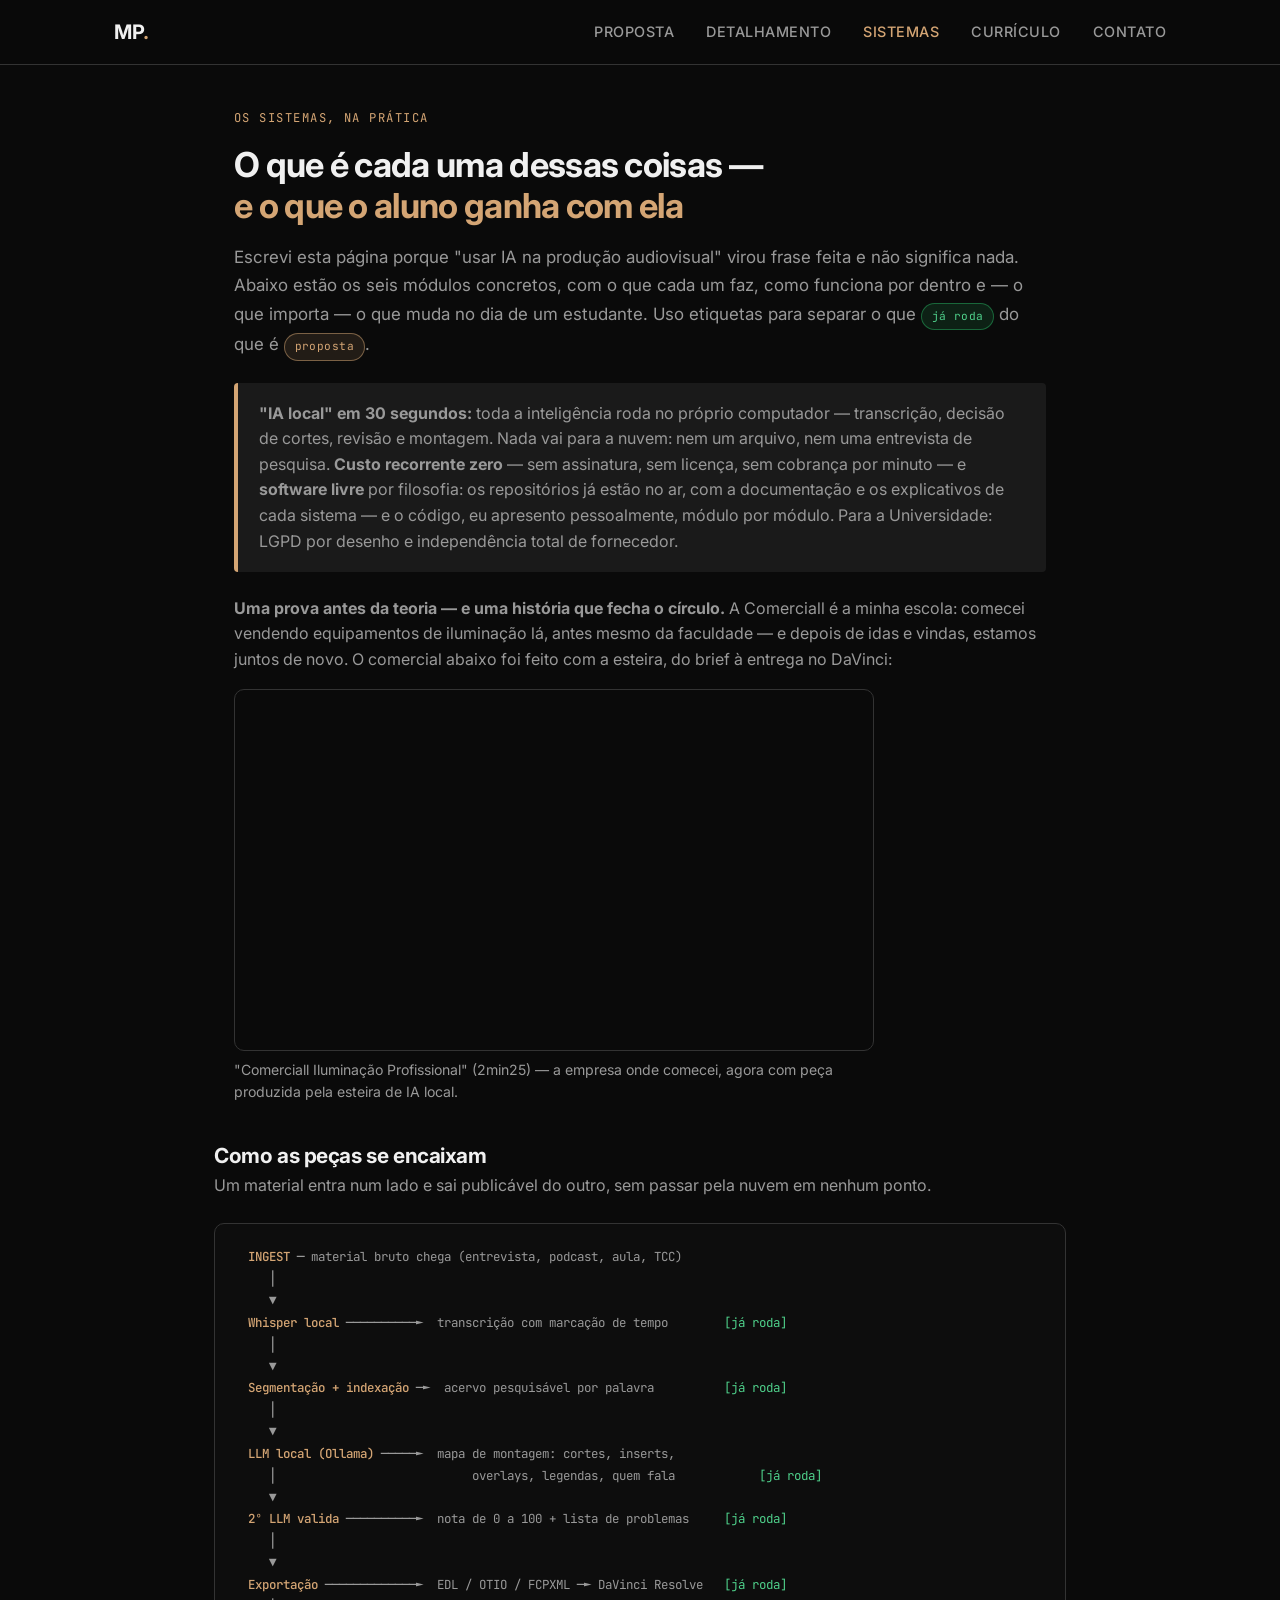
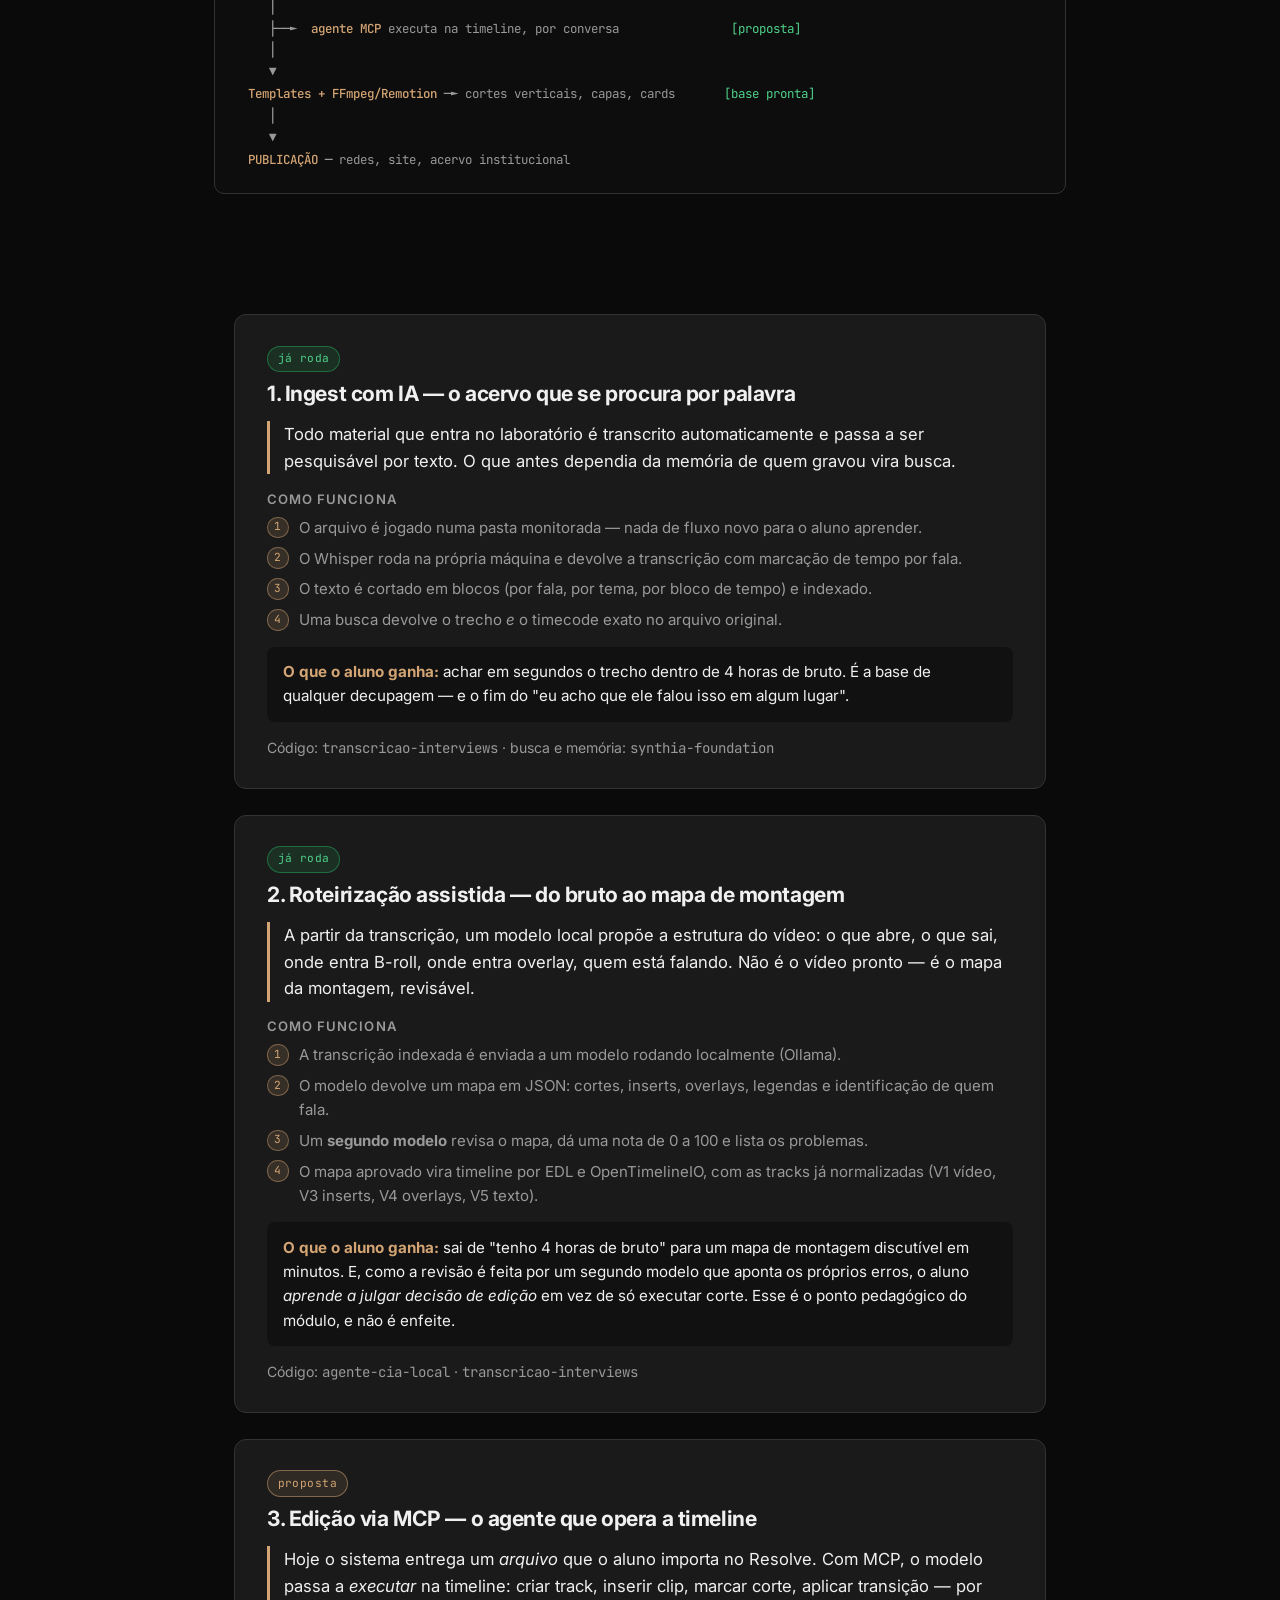
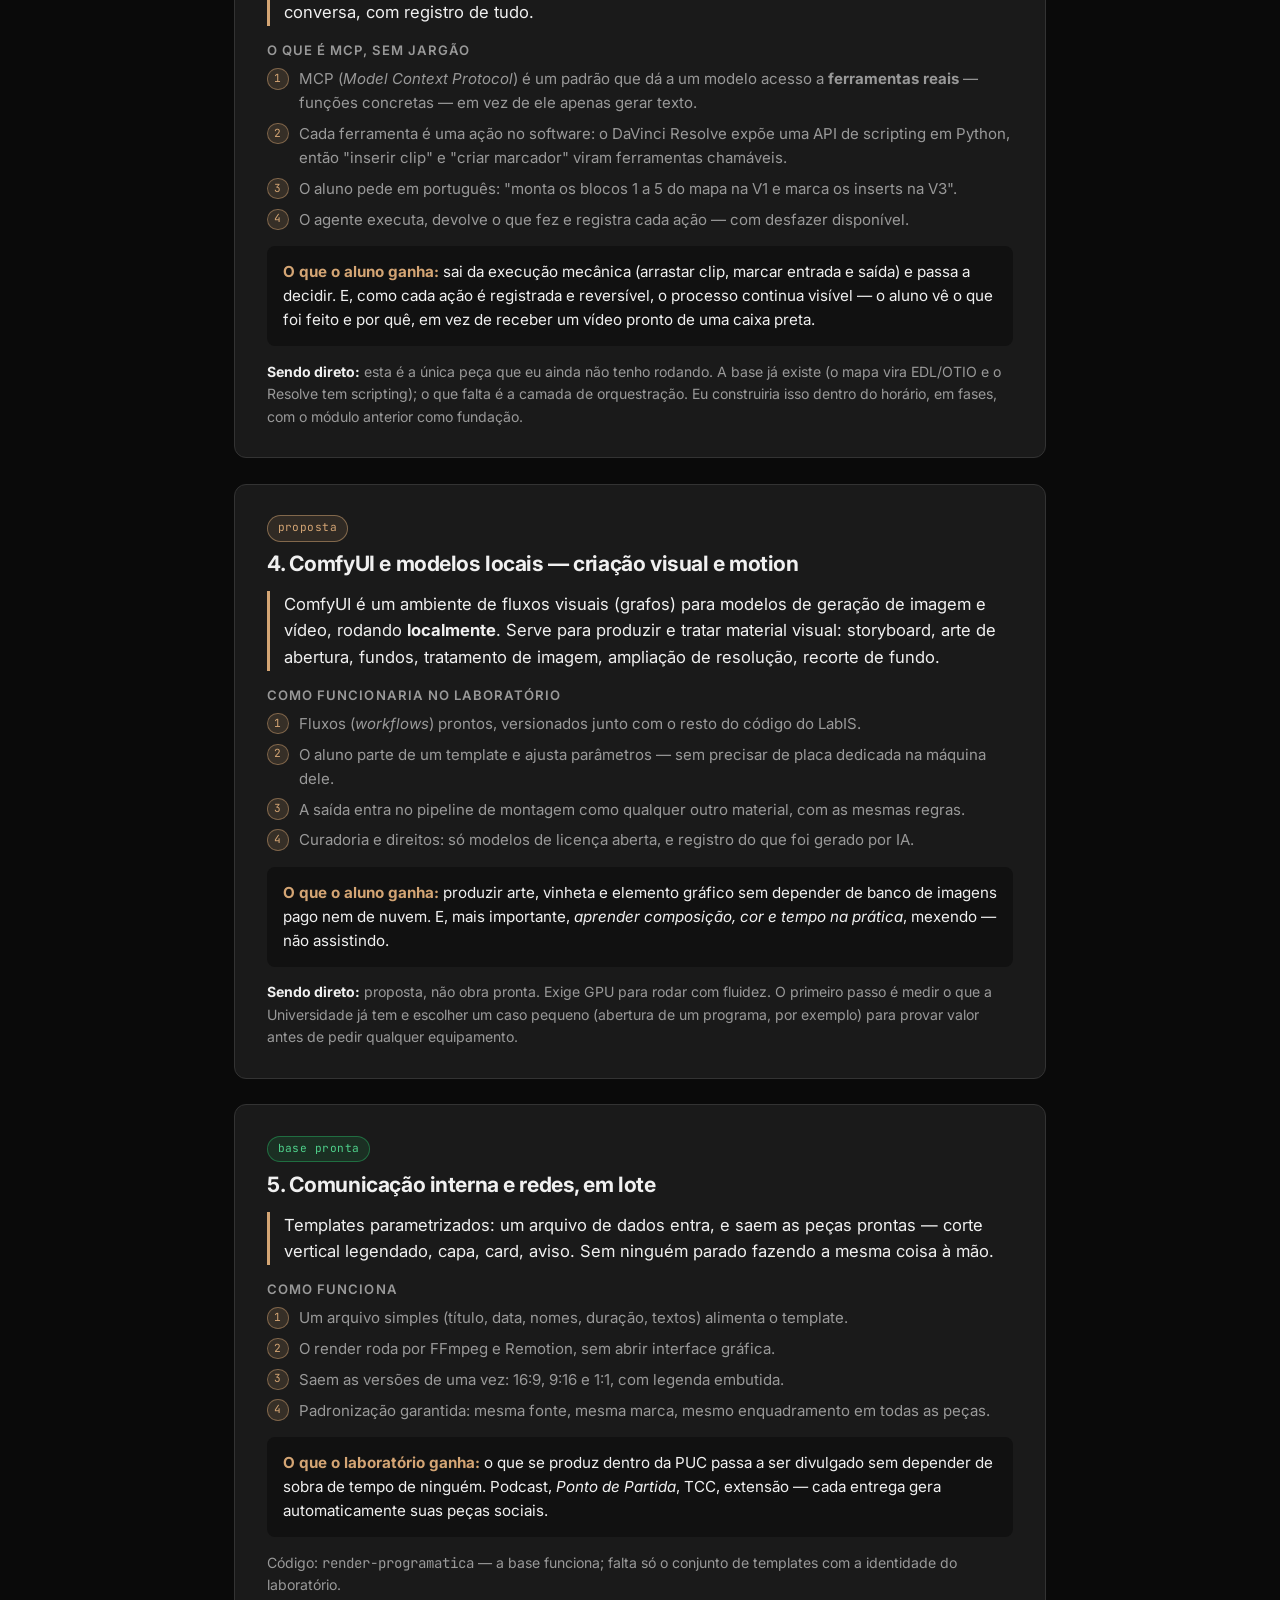
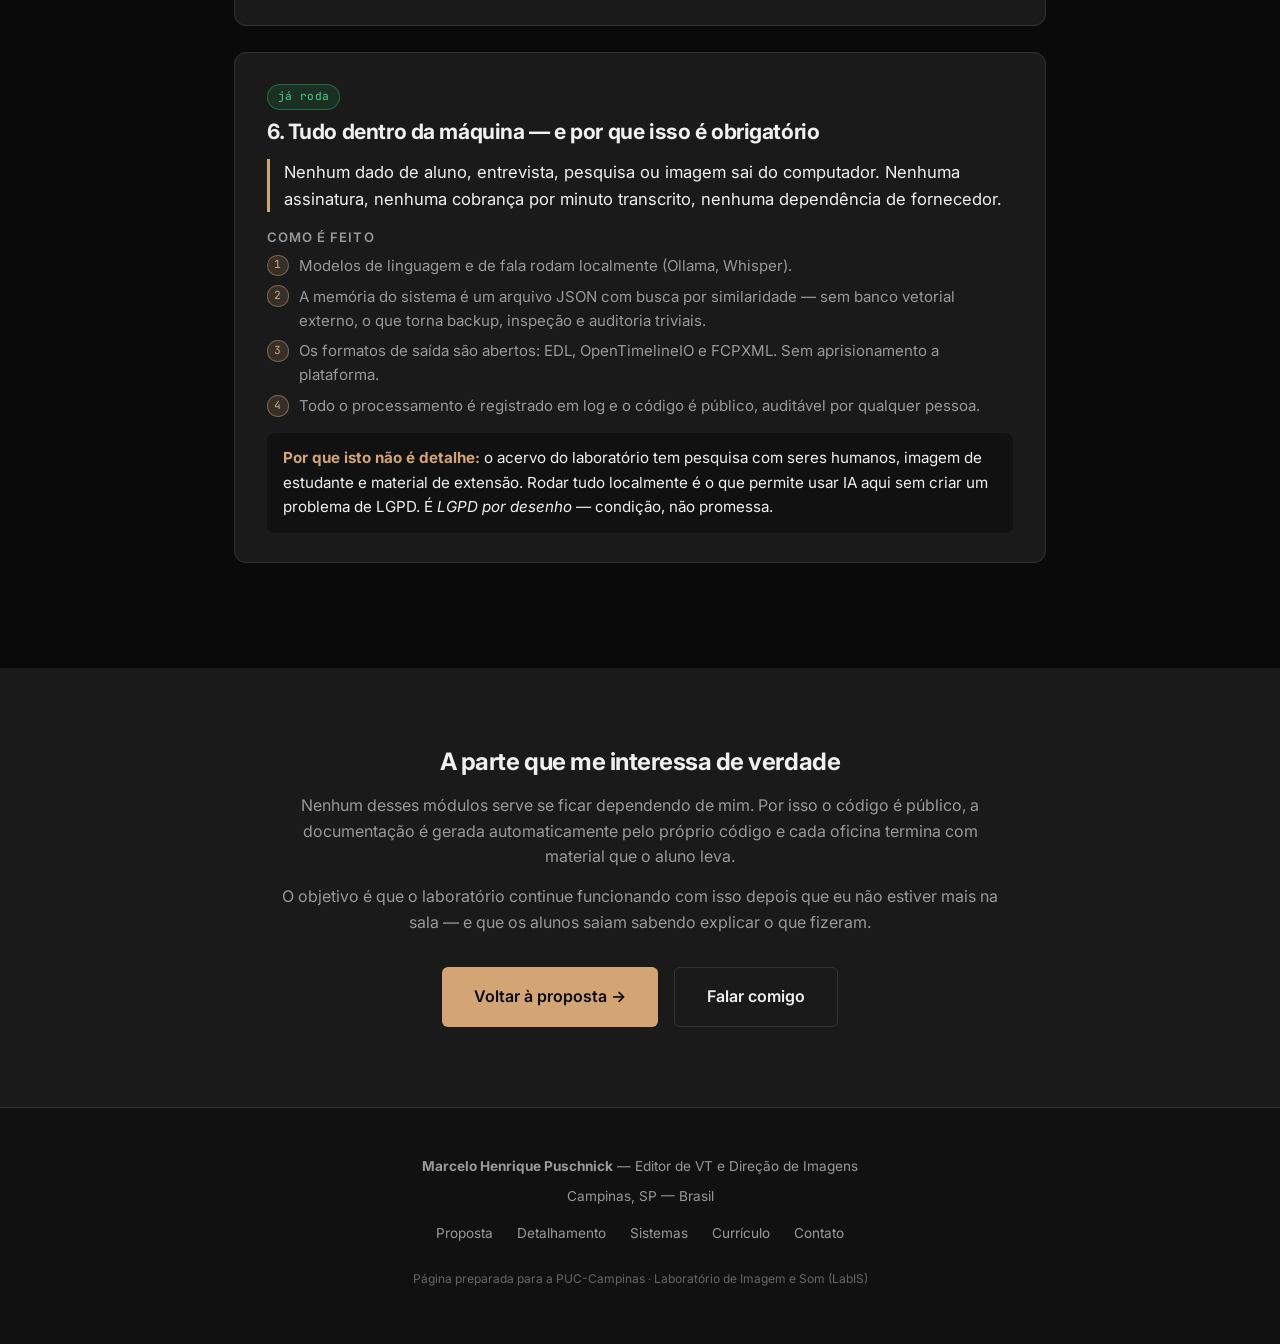
<file: sistemas.html>
<!DOCTYPE html>
<html lang="pt-BR">
<head>
<meta charset="UTF-8">
<meta name="viewport" content="width=device-width, initial-scale=1.0">
<title>Os sistemas, na prática — LabIS / PUC-Campinas | Marcelo Puschnick</title>
<meta name="description" content="O que são, na prática: ingest com IA, transcrição automática, roteirização assistida, edição via MCP, ComfyUI com modelos locais e produção em lote. O que já roda e o que é proposta.">
<meta name="robots" content="noindex">
<link rel="preconnect" href="https://fonts.googleapis.com">
<link rel="preconnect" href="https://fonts.gstatic.com" crossorigin>
<link href="https://fonts.googleapis.com/css2?family=Inter:wght@400;500;600;700&family=JetBrains+Mono:wght@400;500&display=swap" rel="stylesheet">
<link rel="stylesheet" href="css/style.css">
<style>
  .kicker { font-family: var(--font-mono); font-size: .76rem; letter-spacing: .12em; text-transform: uppercase; color: var(--accent); }

  .badge-live, .badge-plan {
    display: inline-block; font-family: var(--font-mono); font-size: .7rem;
    padding: .2rem .6rem; border-radius: 100px; letter-spacing: .04em; white-space: nowrap;
  }
  .badge-live { background: rgba(39,174,96,.14); border: 1px solid rgba(39,174,96,.5); color: #4fd18b; }
  .badge-plan { background: rgba(212,165,116,.12); border: 1px solid rgba(212,165,116,.5); color: var(--accent); }

  .mod {
    background: var(--surface); border: 1px solid var(--border); border-radius: 12px;
    padding: 1.8rem 2rem; margin-bottom: 1.6rem;
  }
  .mod:hover { border-color: rgba(212,165,116,.45); }
  .mod-head { display: flex; justify-content: space-between; align-items: flex-start; gap: 1rem; flex-wrap: wrap; margin-bottom: .4rem; }
  .mod-head h2 { font-size: 1.32rem; margin: 0; }
  .mod .plain {
    font-size: 1.04rem; color: var(--text); border-left: 3px solid var(--accent);
    padding-left: .9rem; margin: .9rem 0 1.1rem;
  }
  .mod h3 { font-size: .82rem; text-transform: uppercase; letter-spacing: .08em; color: var(--text-muted); font-weight: 600; margin: 1.1rem 0 .5rem; }
  .steps { counter-reset: s; list-style: none; margin: 0; }
  .steps li { counter-increment: s; position: relative; padding-left: 2rem; margin-bottom: .42rem; font-size: .94rem; color: var(--text-muted); }
  .steps li::before {
    content: counter(s); position: absolute; left: 0; top: .05rem;
    width: 1.35rem; height: 1.35rem; border-radius: 50%;
    background: var(--accent-glow); border: 1px solid rgba(212,165,116,.45);
    color: var(--accent); font-family: var(--font-mono); font-size: .7rem;
    display: flex; align-items: center; justify-content: center;
  }
  .gain { font-size: .95rem; color: var(--text); background: var(--bg-alt); border-radius: 8px; padding: .85rem 1rem; margin-top: .9rem; }
  .gain strong { color: var(--accent); }

  .flow {
    background: #0d0d0d; border: 1px solid var(--border); border-radius: 10px;
    padding: 1.4rem 1.2rem; overflow-x: auto; margin: 1.5rem 0;
  }
  .flow pre {
    font-family: var(--font-mono); font-size: .78rem; line-height: 1.75;
    color: var(--text-muted); margin: 0; white-space: pre;
  }
  .flow pre b { color: var(--accent); font-weight: 500; }
  .flow pre i { color: #4fd18b; font-style: normal; }

  @media (max-width: 700px) { .mod { padding: 1.3rem 1.2rem; } }
</style>
</head>
<body>

<nav class="navbar">
  <div class="container">
    <a href="index.html" class="logo">MP<span>.</span></a>
    <button class="nav-toggle" onclick="document.querySelector('.nav-links').classList.toggle('nav-open')" aria-label="Menu">
      <span></span><span></span><span></span>
    </button>
    <ul class="nav-links">
      <li><a href="index.html">Proposta</a></li>
      <li><a href="proposta.html">Detalhamento</a></li>
      <li><a href="sistemas.html" class="active">Sistemas</a></li>
      <li><a href="curriculo.html">Currículo</a></li>
      <li><a href="contato.html">Contato</a></li>
    </ul>
  </div>
</nav>

<section class="section" style="padding-top: 6.5rem; padding-bottom: 1.5rem;">
  <div class="container" style="max-width: 860px;">
    <span class="kicker">Os sistemas, na prática</span>
    <h1 style="font-size: 2.15rem; margin: .9rem 0 1rem; line-height: 1.2;">
      O que é cada uma dessas coisas —<br>
      <span style="color: var(--accent);">e o que o aluno ganha com ela</span>
    </h1>
    <p style="font-size: 1.06rem; line-height: 1.7;">
      Escrevi esta página porque "usar IA na produção audiovisual" virou frase feita e não significa nada.
      Abaixo estão os seis módulos concretos, com o que cada um faz, como funciona por dentro e — o que
      importa — o que muda no dia de um estudante. Uso etiquetas para separar o que
      <span class="badge-live">já roda</span> do que é <span class="badge-plan">proposta</span>.
    </p>

    <div style="margin-top: 1.4rem; background: var(--surface); border-left: 4px solid var(--accent); border-radius: 4px; padding: 1.1rem 1.3rem;">
      <p style="margin: 0;">
        <strong>"IA local" em 30 segundos:</strong> toda a inteligência roda no próprio computador — transcrição,
        decisão de cortes, revisão e montagem. Nada vai para a nuvem: nem um arquivo, nem uma entrevista de
        pesquisa. <strong>Custo recorrente zero</strong> — sem assinatura, sem licença, sem cobrança por minuto —
        e <strong>software livre</strong> por filosofia: os repositórios já estão no ar, com a documentação e os
        explicativos de cada sistema — e o código, eu apresento pessoalmente, módulo por módulo. Para a
        Universidade: LGPD por desenho e independência total de fornecedor.
      </p>
    </div>

    <p style="margin-top: 1.5rem;">
      <strong>Uma prova antes da teoria — e uma história que fecha o círculo.</strong> A Comerciall é a minha escola:
      comecei vendendo equipamentos de iluminação lá, antes mesmo da faculdade — e depois de idas e vindas, estamos
      juntos de novo. O comercial abaixo foi feito com a esteira, do brief à entrega no DaVinci:
    </p>
    <div style="max-width: 640px; margin: .8rem 0 0;">
      <div style="position: relative; padding-top: 56.25%; border-radius: 10px; overflow: hidden; border: 1px solid var(--border);">
        <iframe src="https://player.vimeo.com/video/1218998909" title="Comercial Comerciall Iluminação — feito com a esteira de IA local" loading="lazy" allowfullscreen style="position: absolute; inset: 0; width: 100%; height: 100%; border: 0;"></iframe>
      </div>
      <p style="margin: .5rem 0 0; font-size: .88rem; color: var(--text-muted);">"Comerciall Iluminação Profissional" (2min25) — a empresa onde comecei, agora com peça produzida pela esteira de IA local.</p>
    </div>
  </div>
</section>

<!-- FLUXO -->
<section class="section" style="padding-top: 1rem;">
  <div class="container" style="max-width: 900px;">
    <h2 style="font-size: 1.3rem; margin-bottom: .3rem;">Como as peças se encaixam</h2>
    <p style="margin-bottom: 0;">Um material entra num lado e sai publicável do outro, sem passar pela nuvem em nenhum ponto.</p>

    <div class="flow">
<pre>
  <b>INGEST</b> ─ material bruto chega (entrevista, podcast, aula, TCC)
     │
     ▼
  <b>Whisper local</b> ──────────►  transcrição com marcação de tempo        <i>[já roda]</i>
     │
     ▼
  <b>Segmentação + indexação</b> ─►  acervo pesquisável por palavra          <i>[já roda]</i>
     │
     ▼
  <b>LLM local (Ollama)</b> ─────►  mapa de montagem: cortes, inserts,
     │                            overlays, legendas, quem fala            <i>[já roda]</i>
     ▼
  <b>2º LLM valida</b> ──────────►  nota de 0 a 100 + lista de problemas     <i>[já roda]</i>
     │
     ▼
  <b>Exportação</b> ─────────────►  EDL / OTIO / FCPXML ─► DaVinci Resolve   <i>[já roda]</i>
     │
     ├──►  <b>agente MCP</b> executa na timeline, por conversa                <i>[proposta]</i>
     │
     ▼
  <b>Templates + FFmpeg/Remotion</b> ─► cortes verticais, capas, cards       <i>[base pronta]</i>
     │
     ▼
  <b>PUBLICAÇÃO</b> ─ redes, site, acervo institucional
</pre>
    </div>
  </div>
</section>

<!-- MÓDULOS -->
<section class="section" style="padding-top: 1rem;">
  <div class="container" style="max-width: 860px;">

    <!-- 1 -->
    <div class="mod">
      <div class="mod-head">
        <div>
          <span class="badge-live">já roda</span>
          <h2 style="margin-top: .6rem;">1. Ingest com IA — o acervo que se procura por palavra</h2>
        </div>
      </div>
      <p class="plain">Todo material que entra no laboratório é transcrito automaticamente e passa a ser
        pesquisável por texto. O que antes dependia da memória de quem gravou vira busca.</p>

      <h3>Como funciona</h3>
      <ol class="steps">
        <li>O arquivo é jogado numa pasta monitorada — nada de fluxo novo para o aluno aprender.</li>
        <li>O Whisper roda na própria máquina e devolve a transcrição com marcação de tempo por fala.</li>
        <li>O texto é cortado em blocos (por fala, por tema, por bloco de tempo) e indexado.</li>
        <li>Uma busca devolve o trecho <em>e</em> o timecode exato no arquivo original.</li>
      </ol>

      <div class="gain"><strong>O que o aluno ganha:</strong> achar em segundos o trecho dentro de 4 horas de
        bruto. É a base de qualquer decupagem — e o fim do "eu acho que ele falou isso em algum lugar".</div>

      <p style="margin: .9rem 0 0; font-size: .88rem; color: var(--text-muted);">
        Código: <span style="font-family: var(--font-mono);">transcricao-interviews</span> ·
        busca e memória: <span style="font-family: var(--font-mono);">synthia-foundation</span>
      </p>
    </div>

    <!-- 2 -->
    <div class="mod">
      <div class="mod-head">
        <div>
          <span class="badge-live">já roda</span>
          <h2 style="margin-top: .6rem;">2. Roteirização assistida — do bruto ao mapa de montagem</h2>
        </div>
      </div>
      <p class="plain">A partir da transcrição, um modelo local propõe a estrutura do vídeo: o que abre,
        o que sai, onde entra B-roll, onde entra overlay, quem está falando. Não é o vídeo pronto — é o mapa
        da montagem, revisável.</p>

      <h3>Como funciona</h3>
      <ol class="steps">
        <li>A transcrição indexada é enviada a um modelo rodando localmente (Ollama).</li>
        <li>O modelo devolve um mapa em JSON: cortes, inserts, overlays, legendas e identificação de quem fala.</li>
        <li>Um <strong>segundo modelo</strong> revisa o mapa, dá uma nota de 0 a 100 e lista os problemas.</li>
        <li>O mapa aprovado vira timeline por EDL e OpenTimelineIO, com as tracks já normalizadas
            (V1 vídeo, V3 inserts, V4 overlays, V5 texto).</li>
      </ol>

      <div class="gain"><strong>O que o aluno ganha:</strong> sai de "tenho 4 horas de bruto" para um mapa de
        montagem discutível em minutos. E, como a revisão é feita por um segundo modelo que aponta os próprios
        erros, o aluno <em>aprende a julgar decisão de edição</em> em vez de só executar corte. Esse é o ponto
        pedagógico do módulo, e não é enfeite.</div>

      <p style="margin: .9rem 0 0; font-size: .88rem; color: var(--text-muted);">
        Código: <span style="font-family: var(--font-mono);">agente-cia-local</span> ·
        <span style="font-family: var(--font-mono);">transcricao-interviews</span>
      </p>
    </div>

    <!-- 3 -->
    <div class="mod">
      <div class="mod-head">
        <div>
          <span class="badge-plan">proposta</span>
          <h2 style="margin-top: .6rem;">3. Edição via MCP — o agente que opera a timeline</h2>
        </div>
      </div>
      <p class="plain">Hoje o sistema entrega um <em>arquivo</em> que o aluno importa no Resolve. Com MCP, o
        modelo passa a <em>executar</em> na timeline: criar track, inserir clip, marcar corte, aplicar
        transição — por conversa, com registro de tudo.</p>

      <h3>O que é MCP, sem jargão</h3>
      <ol class="steps">
        <li>MCP (<em>Model Context Protocol</em>) é um padrão que dá a um modelo acesso a <strong>ferramentas
            reais</strong> — funções concretas — em vez de ele apenas gerar texto.</li>
        <li>Cada ferramenta é uma ação no software: o DaVinci Resolve expõe uma API de scripting em Python,
            então "inserir clip" e "criar marcador" viram ferramentas chamáveis.</li>
        <li>O aluno pede em português: "monta os blocos 1 a 5 do mapa na V1 e marca os inserts na V3".</li>
        <li>O agente executa, devolve o que fez e registra cada ação — com desfazer disponível.</li>
      </ol>

      <div class="gain"><strong>O que o aluno ganha:</strong> sai da execução mecânica (arrastar clip, marcar
        entrada e saída) e passa a decidir. E, como cada ação é registrada e reversível, o processo continua
        visível — o aluno vê o que foi feito e por quê, em vez de receber um vídeo pronto de uma caixa preta.</div>

      <p style="margin: .9rem 0 0; font-size: .88rem; color: var(--text-muted);">
        <strong style="color: var(--text);">Sendo direto:</strong> esta é a única peça que eu ainda não tenho
        rodando. A base já existe (o mapa vira EDL/OTIO e o Resolve tem scripting); o que falta é a camada de
        orquestração. Eu construiria isso dentro do horário, em fases, com o módulo anterior como fundação.
      </p>
    </div>

    <!-- 4 -->
    <div class="mod">
      <div class="mod-head">
        <div>
          <span class="badge-plan">proposta</span>
          <h2 style="margin-top: .6rem;">4. ComfyUI e modelos locais — criação visual e motion</h2>
        </div>
      </div>
      <p class="plain">ComfyUI é um ambiente de fluxos visuais (grafos) para modelos de geração de imagem e
        vídeo, rodando <strong>localmente</strong>. Serve para produzir e tratar material visual: storyboard,
        arte de abertura, fundos, tratamento de imagem, ampliação de resolução, recorte de fundo.</p>

      <h3>Como funcionaria no laboratório</h3>
      <ol class="steps">
        <li>Fluxos (<em>workflows</em>) prontos, versionados junto com o resto do código do LabIS.</li>
        <li>O aluno parte de um template e ajusta parâmetros — sem precisar de placa dedicada na máquina dele.</li>
        <li>A saída entra no pipeline de montagem como qualquer outro material, com as mesmas regras.</li>
        <li>Curadoria e direitos: só modelos de licença aberta, e registro do que foi gerado por IA.</li>
      </ol>

      <div class="gain"><strong>O que o aluno ganha:</strong> produzir arte, vinheta e elemento gráfico sem
        depender de banco de imagens pago nem de nuvem. E, mais importante, <em>aprender composição, cor e
        tempo na prática</em>, mexendo — não assistindo.</div>

      <p style="margin: .9rem 0 0; font-size: .88rem; color: var(--text-muted);">
        <strong style="color: var(--text);">Sendo direto:</strong> proposta, não obra pronta. Exige GPU para
        rodar com fluidez. O primeiro passo é medir o que a Universidade já tem e escolher um caso pequeno
        (abertura de um programa, por exemplo) para provar valor antes de pedir qualquer equipamento.
      </p>
    </div>

    <!-- 5 -->
    <div class="mod">
      <div class="mod-head">
        <div>
          <span class="badge-live">base pronta</span>
          <h2 style="margin-top: .6rem;">5. Comunicação interna e redes, em lote</h2>
        </div>
      </div>
      <p class="plain">Templates parametrizados: um arquivo de dados entra, e saem as peças prontas —
        corte vertical legendado, capa, card, aviso. Sem ninguém parado fazendo a mesma coisa à mão.</p>

      <h3>Como funciona</h3>
      <ol class="steps">
        <li>Um arquivo simples (título, data, nomes, duração, textos) alimenta o template.</li>
        <li>O render roda por FFmpeg e Remotion, sem abrir interface gráfica.</li>
        <li>Saem as versões de uma vez: 16:9, 9:16 e 1:1, com legenda embutida.</li>
        <li>Padronização garantida: mesma fonte, mesma marca, mesmo enquadramento em todas as peças.</li>
      </ol>

      <div class="gain"><strong>O que o laboratório ganha:</strong> o que se produz dentro da PUC passa a ser
        divulgado sem depender de sobra de tempo de ninguém. Podcast, <em>Ponto de Partida</em>, TCC, extensão —
        cada entrega gera automaticamente suas peças sociais.</div>

      <p style="margin: .9rem 0 0; font-size: .88rem; color: var(--text-muted);">
        Código: <span style="font-family: var(--font-mono);">render-programatica</span> — a base funciona;
        falta só o conjunto de templates com a identidade do laboratório.
      </p>
    </div>

    <!-- 6 -->
    <div class="mod">
      <div class="mod-head">
        <div>
          <span class="badge-live">já roda</span>
          <h2 style="margin-top: .6rem;">6. Tudo dentro da máquina — e por que isso é obrigatório</h2>
        </div>
      </div>
      <p class="plain">Nenhum dado de aluno, entrevista, pesquisa ou imagem sai do computador. Nenhuma
        assinatura, nenhuma cobrança por minuto transcrito, nenhuma dependência de fornecedor.</p>

      <h3>Como é feito</h3>
      <ol class="steps">
        <li>Modelos de linguagem e de fala rodam localmente (Ollama, Whisper).</li>
        <li>A memória do sistema é um arquivo JSON com busca por similaridade — sem banco vetorial externo,
            o que torna backup, inspeção e auditoria triviais.</li>
        <li>Os formatos de saída são abertos: EDL, OpenTimelineIO e FCPXML. Sem aprisionamento a plataforma.</li>
        <li>Todo o processamento é registrado em log e o código é público, auditável por qualquer pessoa.</li>
      </ol>

      <div class="gain"><strong>Por que isto não é detalhe:</strong> o acervo do laboratório tem pesquisa com
        seres humanos, imagem de estudante e material de extensão. Rodar tudo localmente é o que permite usar
        IA aqui sem criar um problema de LGPD. É <em>LGPD por desenho</em> — condição, não promessa.</div>
    </div>

  </div>
</section>

<!-- FECHAMENTO -->
<section class="section" style="background: var(--surface);">
  <div class="container" style="max-width: 780px; text-align: center;">
    <h2 style="font-size: 1.5rem; margin-bottom: 1rem;">A parte que me interessa de verdade</h2>
    <p style="margin-bottom: .9rem;">
      Nenhum desses módulos serve se ficar dependendo de mim. Por isso o código é público, a documentação é
      gerada automaticamente pelo próprio código e cada oficina termina com material que o aluno leva.
    </p>
    <p style="margin-bottom: 2rem;">
      O objetivo é que o laboratório continue funcionando com isso depois que eu não estiver mais na sala —
      e que os alunos saiam sabendo explicar o que fizeram.
    </p>
    <div style="display:flex; gap:1rem; justify-content:center; flex-wrap:wrap;">
      <a href="proposta.html" class="btn btn-primary">Voltar à proposta →</a>
      <a href="contato.html" class="btn btn-secondary">Falar comigo</a>
    </div>
  </div>
</section>

<footer class="footer">
  <div class="container">
    <p><strong>Marcelo Henrique Puschnick</strong> — Editor de VT e Direção de Imagens</p>
    <p>Campinas, SP — Brasil</p>
    <div class="footer-links">
      <a href="index.html">Proposta</a>
      <a href="proposta.html">Detalhamento</a>
      <a href="sistemas.html">Sistemas</a>
      <a href="curriculo.html">Currículo</a>
      <a href="contato.html">Contato</a>
    </div>
    <p style="margin-top: 1.5rem; font-size: .75rem; color: #666;">
      Página preparada para a PUC-Campinas · Laboratório de Imagem e Som (LabIS)
    </p>
  </div>
</footer>

<script>
  var observer = new IntersectionObserver(function (entries) {
    entries.forEach(function (entry) {
      if (entry.isIntersecting) entry.target.classList.add('is-visible');
    });
  }, { threshold: 0.1 });
  document.querySelectorAll('.animate-on-scroll').forEach(function (el) { observer.observe(el); });
</script>
</body>
</html>
</file>
<file: css/style.css>
/* ===== Reset & Base ===== */
*, *::before, *::after {
    margin: 0;
    padding: 0;
    box-sizing: border-box;
}

:root {
    --bg: #0a0a0a;
    --bg-alt: #111;
    --surface: #1a1a1a;
    --surface-hover: #222;
    --text: #f0f0f0;
    --text-muted: #999;
    --accent: #d4a574;
    --accent-hover: #c9956a;
    --accent-glow: rgba(212, 165, 116, 0.15);
    --success: #27ae60;
    --border: #333;
    --font-body: 'Inter', -apple-system, BlinkMacSystemFont, sans-serif;
    --font-mono: 'JetBrains Mono', 'Fira Code', monospace;
}

html {
    scroll-behavior: smooth;
    font-size: 16px;
}

body {
    font-family: var(--font-body);
    background: var(--bg);
    color: var(--text);
    line-height: 1.6;
    min-height: 100vh;
    -webkit-font-smoothing: antialiased;
}

a {
    color: var(--accent);
    text-decoration: none;
    transition: color 0.2s;
}

a:hover {
    color: var(--accent-hover);
}

img {
    max-width: 100%;
    display: block;
}

/* ===== Typography ===== */
h1, h2, h3, h4 {
    font-weight: 700;
    line-height: 1.2;
    letter-spacing: -0.02em;
}

h1 { font-size: 3rem; }
h2 { font-size: 2.25rem; }
h3 { font-size: 1.5rem; }

p {
    margin-bottom: 1rem;
    color: var(--text-muted);
}

/* ===== Layout ===== */
.container {
    max-width: 1100px;
    margin: 0 auto;
    padding: 0 1.5rem;
}

.section {
    padding: 5rem 0;
}

.section-header {
    text-align: center;
    margin-bottom: 3rem;
}

.section-header h2 {
    margin-bottom: 0.5rem;
}

.section-header p {
    font-size: 1.1rem;
    max-width: 600px;
    margin: 0 auto;
}

/* ===== Navigation ===== */
.navbar {
    position: fixed;
    top: 0;
    left: 0;
    right: 0;
    z-index: 1000;
    background: rgba(10,10,10,0.85);
    backdrop-filter: blur(12px);
    border-bottom: 1px solid var(--border);
    padding: 1rem 0;
}

.navbar .container {
    display: flex;
    justify-content: space-between;
    align-items: center;
}

.logo {
    font-size: 1.25rem;
    font-weight: 700;
    color: var(--text);
    letter-spacing: -0.5px;
}

.logo span {
    color: var(--accent);
}

.nav-links {
    display: flex;
    gap: 2rem;
    list-style: none;
}

.nav-links a {
    color: var(--text-muted);
    font-size: 0.9rem;
    font-weight: 500;
    text-transform: uppercase;
    letter-spacing: 0.5px;
}

.nav-links a:hover,
.nav-links a.active {
    color: var(--accent);
}

.nav-toggle {
    display: none;
    flex-direction: column;
    gap: 5px;
    cursor: pointer;
    background: none;
    border: none;
    padding: 0.5rem;
}

.nav-toggle span {
    display: block;
    width: 24px;
    height: 2px;
    background: var(--text);
    transition: all 0.3s;
}

.nav-links.nav-open {
    display: flex;
    flex-direction: column;
    position: absolute;
    top: 100%;
    left: 0;
    right: 0;
    background: rgba(10,10,10,0.95);
    backdrop-filter: blur(12px);
    border-bottom: 1px solid var(--border);
    padding: 1.5rem;
    gap: 1rem;
}

/* ===== Hero ===== */
.hero {
    min-height: 100vh;
    display: flex;
    align-items: center;
    justify-content: center;
    text-align: center;
    position: relative;
    background: linear-gradient(135deg, var(--bg) 0%, var(--bg-alt) 100%);
    overflow: hidden;
}

.hero::before {
    content: '';
    position: absolute;
    top: 0;
    left: 0;
    right: 0;
    bottom: 0;
    background: url('data:image/svg+xml,<svg xmlns="http://www.w3.org/2000/svg" viewBox="0 0 100 100"><rect fill="none" stroke="%23333" stroke-width="0.5" x="0" y="0" width="100" height="100"/></svg>');
    background-size: 40px 40px;
    opacity: 0.3;
}

.hero::after {
    content: '';
    position: absolute;
    top: -50%;
    left: -50%;
    width: 200%;
    height: 200%;
    background: radial-gradient(circle at 50% 50%, var(--accent-glow) 0%, transparent 50%);
    animation: hero-glow 8s ease-in-out infinite;
}

@keyframes hero-glow {
    0%, 100% { transform: scale(1); opacity: 0.5; }
    50% { transform: scale(1.1); opacity: 0.8; }
}

.hero-content {
    position: relative;
    z-index: 1;
}

.hero-badge {
    display: inline-block;
    padding: 0.5rem 1rem;
    border: 1px solid var(--border);
    border-radius: 100px;
    font-size: 0.85rem;
    color: var(--accent);
    margin-bottom: 1.5rem;
    font-family: var(--font-mono);
    animation: pulse-glow 3s ease-in-out infinite;
}

.hero h1 {
    font-size: 3.5rem;
    margin-bottom: 1rem;
    background: linear-gradient(135deg, var(--text) 0%, var(--accent) 100%);
    -webkit-background-clip: text;
    -webkit-text-fill-color: transparent;
    background-clip: text;
    padding: 0 1rem;
}

.hero-subtitle {
    font-size: 1.25rem;
    color: var(--text-muted);
    margin-bottom: 0.5rem;
    max-width: 750px;
    margin-left: auto;
    margin-right: auto;
    line-height: 1.6;
    padding: 0 1rem;
}

.hero-location {
    font-size: 1rem;
    color: var(--text-muted);
    margin-bottom: 2rem;
    display: flex;
    align-items: center;
    justify-content: center;
    gap: 0.5rem;
}

.hero-cta {
    display: flex;
    gap: 1rem;
    justify-content: center;
    flex-wrap: wrap;
}

.btn {
    display: inline-flex;
    align-items: center;
    gap: 0.5rem;
    padding: 1rem 2rem;
    border-radius: 6px;
    font-weight: 600;
    font-size: 1rem;
    transition: all 0.2s;
    border: none;
    cursor: pointer;
}

.btn-primary {
    background: var(--accent);
    color: var(--bg);
}

.btn-primary:hover {
    background: var(--accent-hover);
    transform: translateY(-2px);
}

.btn-secondary {
    background: transparent;
    color: var(--text);
    border: 1px solid var(--border);
}

.btn-secondary:hover {
    border-color: var(--accent);
    color: var(--accent);
}

/* ===== Stats Bar ===== */
.stats-bar {
    background: var(--surface);
    border-top: 1px solid var(--border);
    border-bottom: 1px solid var(--border);
    padding: 2rem 0;
}

.stats-grid {
    display: grid;
    grid-template-columns: repeat(4, 1fr);
    gap: 2rem;
    text-align: center;
}

.stat-number {
    font-size: 2rem;
    font-weight: 700;
    color: var(--accent);
    font-family: var(--font-mono);
}

.stat-label {
    font-size: 0.85rem;
    color: var(--text-muted);
    text-transform: uppercase;
    letter-spacing: 1px;
}

/* ===== Cards ===== */
.card-grid {
    display: grid;
    grid-template-columns: repeat(auto-fit, minmax(300px, 1fr));
    gap: 1.5rem;
}

.card {
    background: var(--surface);
    border: 1px solid var(--border);
    border-radius: 8px;
    padding: 2rem;
    transition: all 0.3s;
}

.card:hover {
    border-color: var(--accent);
    transform: translateY(-4px);
}

.card-icon {
    font-size: 2rem;
    margin-bottom: 1rem;
}

.card h3 {
    margin-bottom: 0.5rem;
    color: var(--text);
}

.card p {
    font-size: 0.95rem;
    margin-bottom: 0;
}

.card-badge {
    display: inline-block;
    padding: 0.35rem 0.75rem;
    background: var(--accent-glow);
    border: 1px solid var(--accent);
    border-radius: 100px;
    font-size: 0.75rem;
    color: var(--accent);
    font-family: var(--font-mono);
    margin-bottom: 1rem;
}

.grid {
    display: grid;
    grid-template-columns: repeat(auto-fit, minmax(300px, 1fr));
    gap: 1.5rem;
}

/* ===== Timeline ===== */
.timeline {
    position: relative;
    padding-left: 2rem;
}

.timeline::before {
    content: '';
    position: absolute;
    left: 0;
    top: 0;
    bottom: 0;
    width: 2px;
    background: linear-gradient(to bottom, var(--accent), transparent);
}

.timeline-item {
    position: relative;
    padding-bottom: 3rem;
    opacity: 0;
    transform: translateX(-20px);
    animation: timeline-slide 0.6s ease-out forwards;
}

.timeline-item:nth-child(1) { animation-delay: 0.1s; }
.timeline-item:nth-child(2) { animation-delay: 0.2s; }
.timeline-item:nth-child(3) { animation-delay: 0.3s; }
.timeline-item:nth-child(4) { animation-delay: 0.4s; }
.timeline-item:nth-child(5) { animation-delay: 0.5s; }
.timeline-item:nth-child(6) { animation-delay: 0.6s; }
.timeline-item:nth-child(7) { animation-delay: 0.7s; }
.timeline-item:nth-child(8) { animation-delay: 0.8s; }
.timeline-item:nth-child(9) { animation-delay: 0.9s; }
.timeline-item:nth-child(10) { animation-delay: 1.0s; }
.timeline-item:nth-child(11) { animation-delay: 1.1s; }
.timeline-item:nth-child(12) { animation-delay: 1.2s; }
.timeline-item:nth-child(13) { animation-delay: 1.3s; }
.timeline-item:nth-child(14) { animation-delay: 1.4s; }
.timeline-item:nth-child(15) { animation-delay: 1.5s; }

@keyframes timeline-slide {
    to {
        opacity: 1;
        transform: translateX(0);
    }
}

.timeline-item::before {
    content: '';
    position: absolute;
    left: -2rem;
    top: 0.5rem;
    width: 12px;
    height: 12px;
    border-radius: 50%;
    background: var(--accent);
    margin-left: -5px;
    box-shadow: 0 0 0 4px var(--bg), 0 0 0 6px var(--accent);
    animation: timeline-pulse 2s ease-in-out infinite;
}

@keyframes timeline-pulse {
    0%, 100% { box-shadow: 0 0 0 4px var(--bg), 0 0 0 6px var(--accent); }
    50% { box-shadow: 0 0 0 4px var(--bg), 0 0 0 8px var(--accent-glow); }
}

.timeline-date {
    font-family: var(--font-mono);
    font-size: 0.85rem;
    color: var(--accent);
    margin-bottom: 0.25rem;
}

.timeline-title {
    font-size: 1.1rem;
    font-weight: 600;
    color: var(--text);
    margin-bottom: 0.25rem;
}

.timeline-company {
    color: var(--text-muted);
    font-size: 0.9rem;
    margin-bottom: 0.5rem;
}

.timeline-desc {
    color: var(--text-muted);
    font-size: 0.9rem;
}

/* ===== Project Cards ===== */
.project-grid {
    display: grid;
    grid-template-columns: repeat(auto-fit, minmax(350px, 1fr));
    gap: 1.5rem;
}

.project-item {
    position: relative;
    background: var(--surface);
    border-radius: 8px;
    overflow: hidden;
    border: 1px solid var(--border);
    transition: all 0.3s;
}

.project-item:hover {
    border-color: var(--accent);
    transform: translateY(-4px);
}

.project-header {
    padding: 1.5rem;
    border-bottom: 1px solid var(--border);
}

.project-header h3 {
    font-size: 1.1rem;
    margin-bottom: 0.25rem;
}

.project-header .project-meta {
    font-size: 0.8rem;
    color: var(--text-muted);
    font-family: var(--font-mono);
}

.project-body {
    padding: 1.5rem;
}

.project-body p {
    font-size: 0.9rem;
    margin-bottom: 1rem;
}

.project-tags {
    display: flex;
    gap: 0.5rem;
    flex-wrap: wrap;
}

.project-tag {
    font-size: 0.75rem;
    padding: 0.2rem 0.5rem;
    background: var(--bg-alt);
    border-radius: 4px;
    color: var(--text-muted);
    transition: all 0.2s;
}

.project-tag:hover {
    border-color: var(--accent);
    color: var(--accent);
}

/* ===== Light Quote ===== */
.light-quote {
    background: linear-gradient(135deg, var(--bg-alt), var(--surface));
    border-left: 4px solid var(--accent);
    padding: 2rem;
    margin: 2rem 0;
    border-radius: 0 8px 8px 0;
    font-style: italic;
    font-size: 1.1rem;
    color: var(--text);
}

.light-quote::before {
    content: '"';
    font-size: 3rem;
    color: var(--accent);
    line-height: 0;
    vertical-align: -0.5em;
    margin-right: 0.2rem;
}

/* ===== Footer ===== */
.footer {
    background: var(--bg-alt);
    border-top: 1px solid var(--border);
    padding: 3rem 0;
    text-align: center;
}

.footer p {
    font-size: 0.85rem;
    margin-bottom: 0.5rem;
}

.footer-links {
    display: flex;
    justify-content: center;
    gap: 1.5rem;
    margin-top: 1rem;
}

.footer-links a {
    color: var(--text-muted);
    font-size: 0.85rem;
}

/* ===== Animations ===== */
@keyframes pulse-glow {
    0%, 100% { box-shadow: 0 0 0 0 rgba(212, 165, 116, 0.4); }
    50% { box-shadow: 0 0 20px 4px rgba(212, 165, 116, 0.15); }
}

@keyframes fade-in-up {
    from { opacity: 0; transform: translateY(30px); }
    to { opacity: 1; transform: translateY(0); }
}

.animate-on-scroll {
    opacity: 0;
    transform: translateY(30px);
    transition: opacity 0.6s ease-out, transform 0.6s ease-out;
}

.animate-on-scroll.is-visible {
    opacity: 1;
    transform: translateY(0);
}

.stagger-1 { transition-delay: 0.1s; }
.stagger-2 { transition-delay: 0.2s; }
.stagger-3 { transition-delay: 0.3s; }
.stagger-4 { transition-delay: 0.4s; }

/* ===== Mobile ===== */
@media (max-width: 768px) {
    h1 { font-size: 2.5rem; }
    .hero h1 { font-size: 2.5rem; }

    .nav-links {
        display: none;
    }

    .nav-toggle {
        display: flex;
    }

    .stats-grid {
        grid-template-columns: repeat(2, 1fr);
    }

    .card-grid,
    .project-grid {
        grid-template-columns: 1fr;
    }
}
</file>
